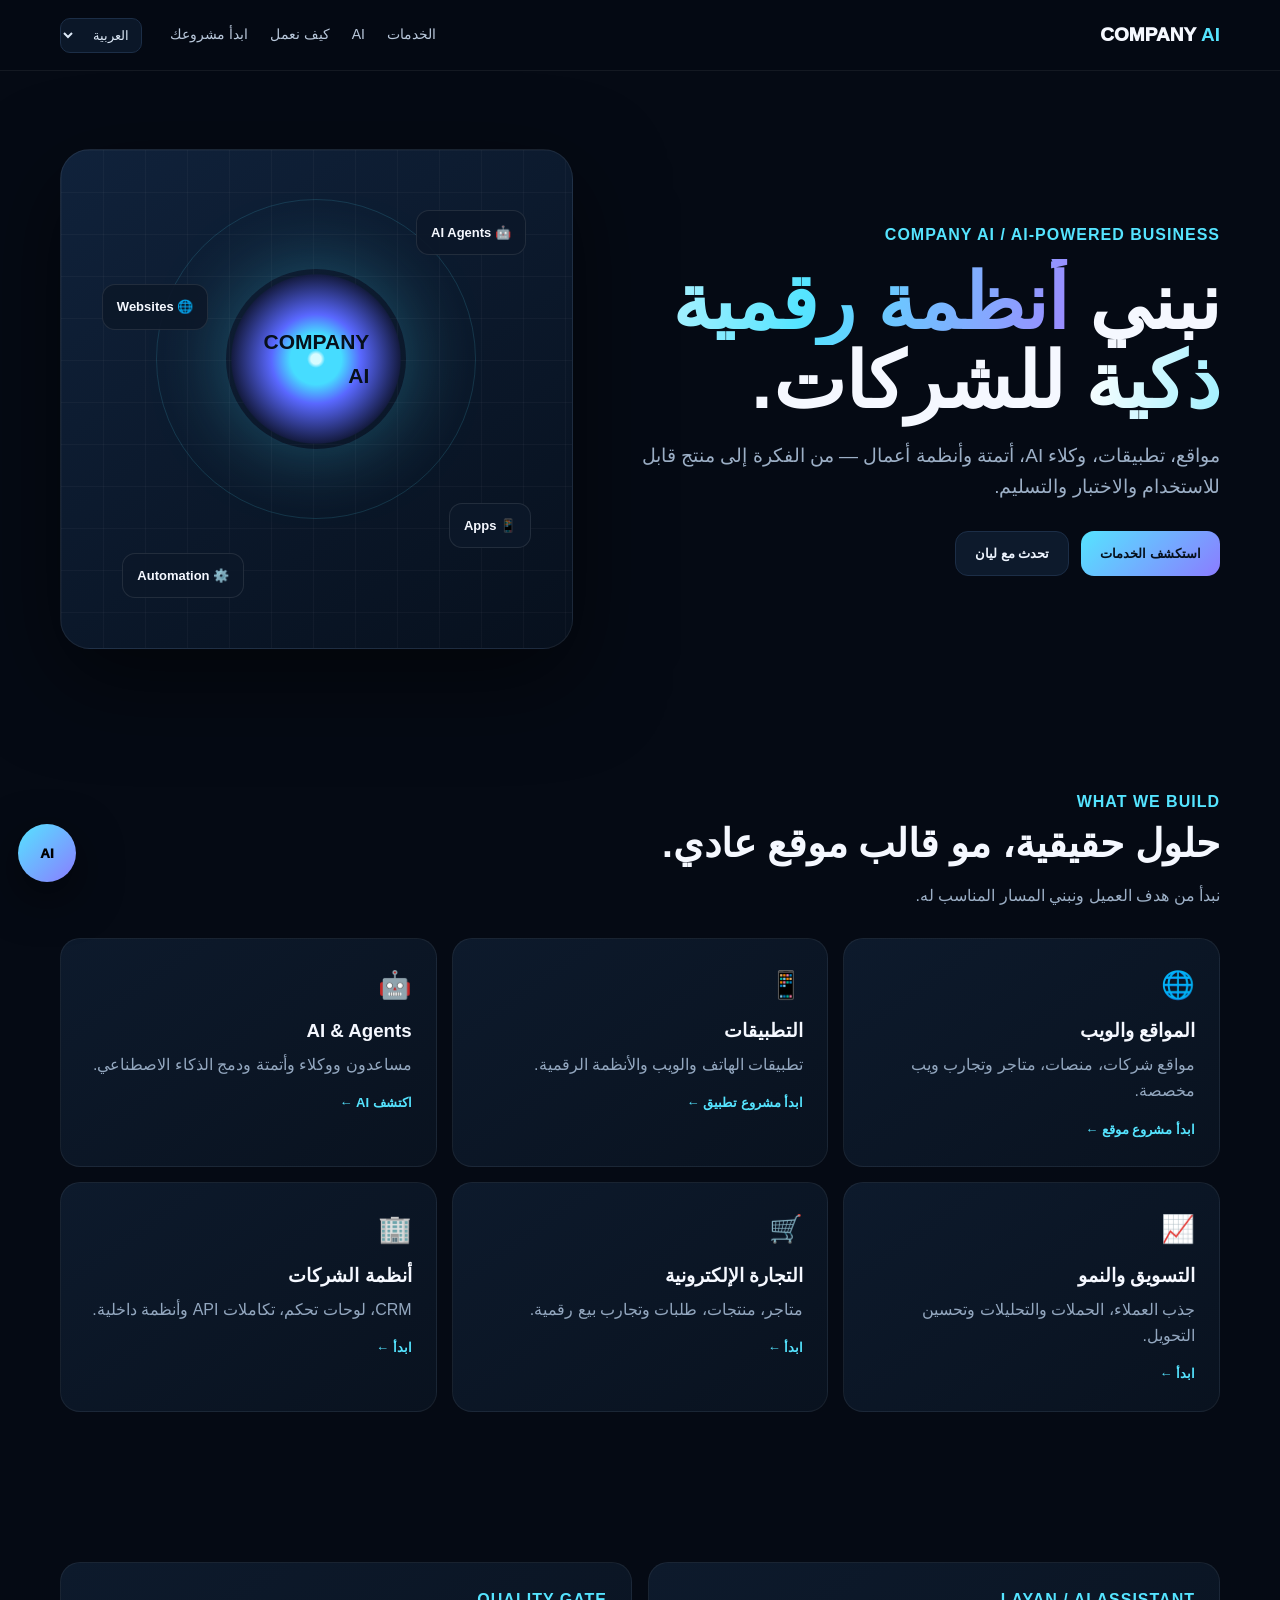
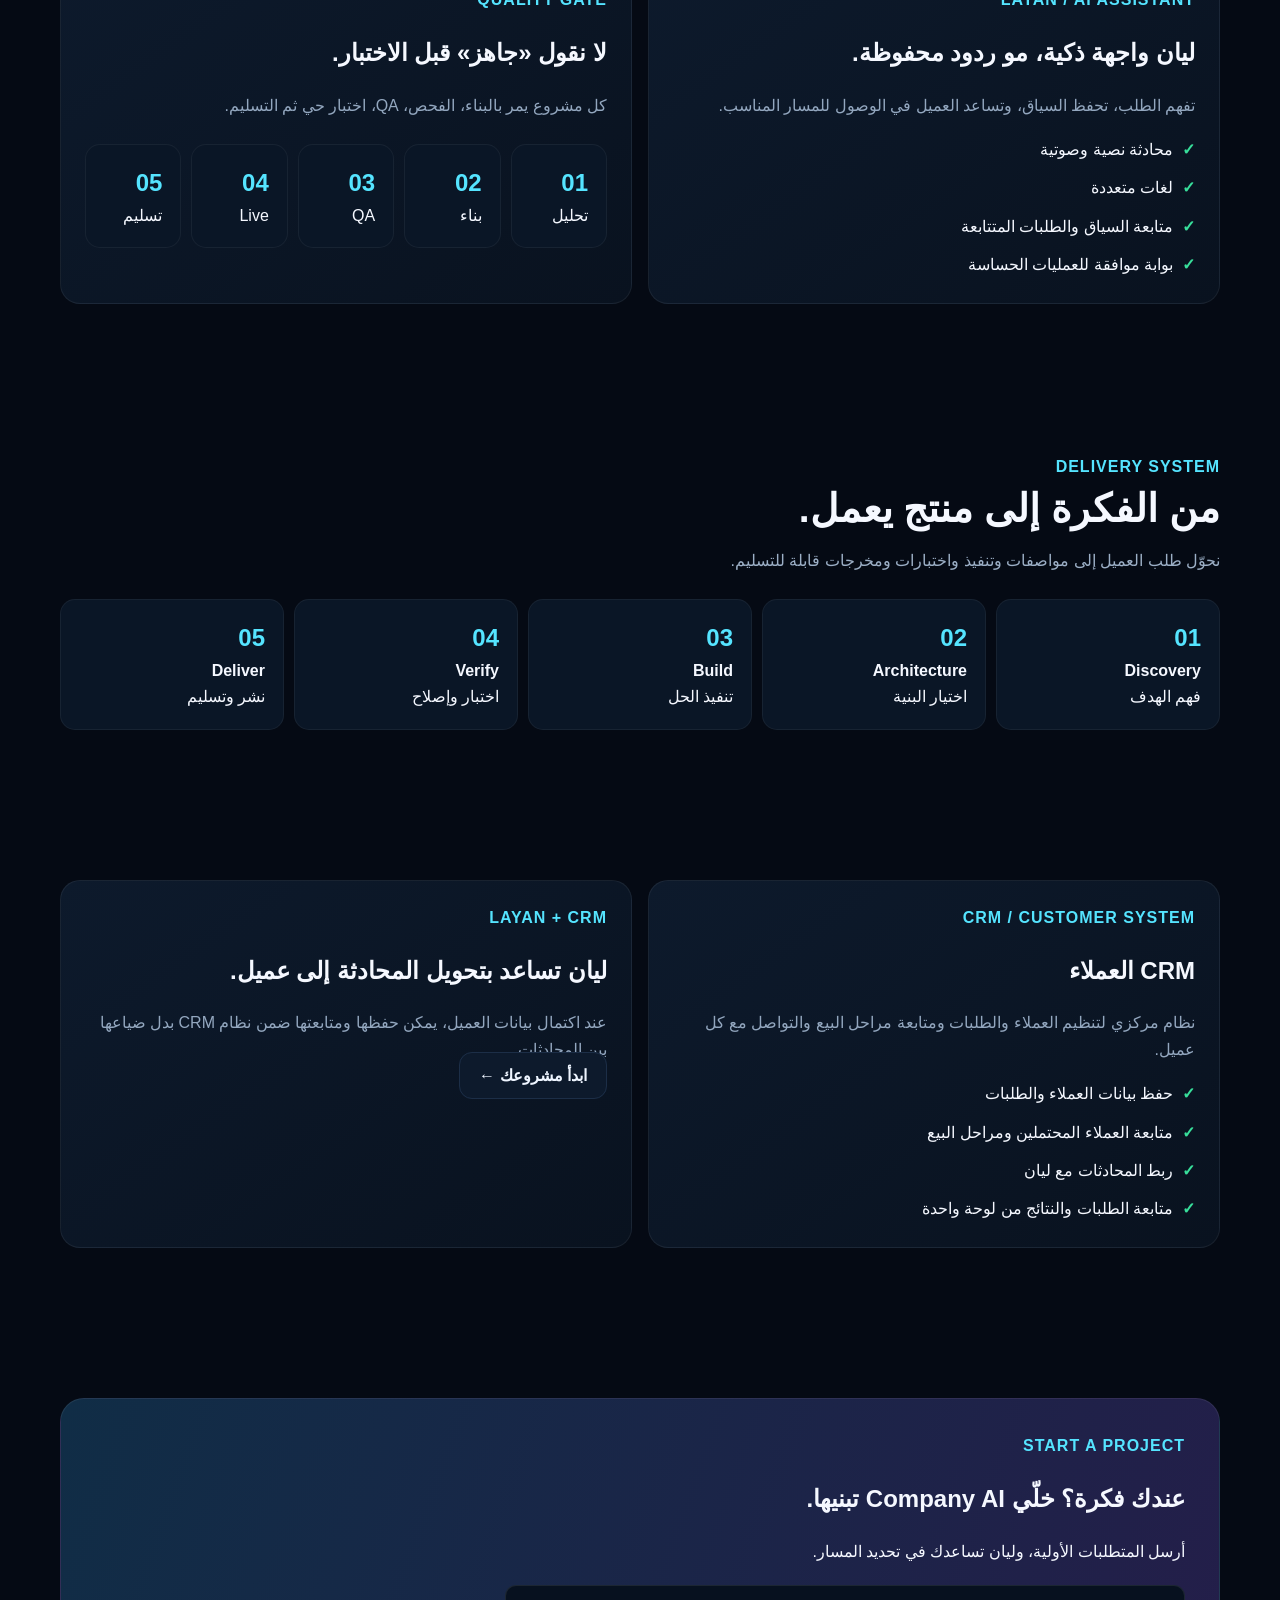
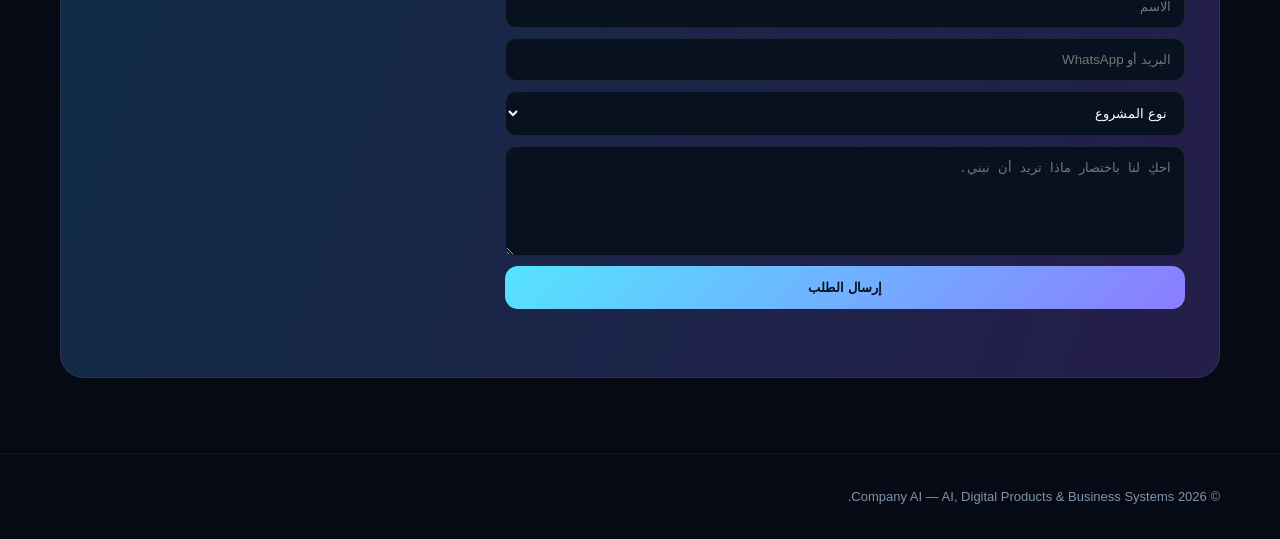
<file: company_ai_site/index.html>
<!doctype html>
<html lang="ar" dir="rtl">
<head>
<meta charset="utf-8"><meta name="viewport" content="width=device-width,initial-scale=1">
<meta name="description" content="Company AI — AI, digital products and business systems.">
<title>Company AI — AI that builds</title><link rel="icon" href="/favicon.svg" type="image/svg+xml">
<style>
:root{--bg:#050a14;--p:#0b1424;--p2:#101c30;--line:#1c2e47;--t:#f5f8ff;--m:#9cafc6;--c:#55e4ff;--v:#8b7cff;--g:#38df9b}
*{box-sizing:border-box}html{scroll-behavior:smooth}body{margin:0;background:radial-gradient(900px 520px at 80% -10%,#173762,transparent 65%),var(--bg);color:var(--t);font:16px/1.65 Arial,Tahoma,sans-serif}.wrap{max-width:1200px;margin:auto;padding:0 20px}a{text-decoration:none;color:inherit}
header{position:sticky;top:0;z-index:20;background:#050a14df;backdrop-filter:blur(16px);border-bottom:1px solid #ffffff10}.nav{height:70px;display:flex;align-items:center;gap:28px}.logo{font-weight:950;font-size:19px;margin-left:auto}.logo b{color:var(--c)}nav{display:flex;gap:22px;color:#b8c7da;font-size:14px}nav a:hover{color:#fff}.lang{background:#0b1728;border:1px solid var(--line);color:#dce8f6;padding:8px;border-radius:10px}
.hero{padding:78px 0 65px}.heroGrid{display:grid;grid-template-columns:1.08fr .92fr;gap:45px;align-items:center}.eyebrow,.kicker{color:var(--c);font-weight:900;letter-spacing:1px}.hero h1{font-size:clamp(45px,6vw,80px);line-height:1.03;margin:14px 0}.grad{background:linear-gradient(100deg,#fff,#55e4ff,#9b8bff);-webkit-background-clip:text;color:transparent}.hero p{font-size:19px;color:var(--m);max-width:700px}.actions{display:flex;gap:12px;flex-wrap:wrap;margin-top:28px}.btn{padding:14px 19px;border-radius:13px;font-weight:900;cursor:pointer;border:0}.primary{background:linear-gradient(135deg,var(--c),var(--v));color:#06101b}.secondary{background:#0d1a2c;border:1px solid var(--line);color:#eef5ff}
.visual{min-height:500px;border:1px solid #ffffff12;border-radius:30px;background:linear-gradient(145deg,#10223b,#07101d);position:relative;overflow:hidden;box-shadow:0 30px 90px #0008}.visual:before{content:"";position:absolute;inset:0;background-image:linear-gradient(#ffffff08 1px,transparent 1px),linear-gradient(90deg,#ffffff08 1px,transparent 1px);background-size:42px 42px}.core{position:absolute;top:42%;left:50%;transform:translate(-50%,-50%);width:180px;height:180px;border-radius:50%;display:grid;place-items:center;background:radial-gradient(circle,#d7fbff 0 4%,#46dcff 7% 20%,#5968ff 35%,#151c42 66%,transparent 67%);box-shadow:0 0 80px #45ddff55}.core b{font-size:21px;color:#07101b}.node{position:absolute;padding:11px 14px;background:#0c1829ee;border:1px solid #ffffff18;border-radius:13px;font-size:13px;font-weight:850}.a{top:12%;right:9%}.b{top:27%;left:8%}.d{bottom:20%;right:8%}.e{bottom:10%;left:12%}.ring{position:absolute;top:42%;left:50%;width:320px;height:320px;border:1px solid #55e4ff25;border-radius:50%;transform:translate(-50%,-50%)}
section{padding:75px 0}.head{max-width:760px}.head h2{font-size:39px;line-height:1.15;margin:7px 0 10px}.head p{color:var(--m)}.cards{display:grid;grid-template-columns:repeat(3,1fr);gap:15px;margin-top:28px}.card,.panel{padding:24px;border:1px solid #ffffff10;border-radius:20px;background:linear-gradient(145deg,#0d1a2c,#09121f)}.ico{font-size:27px}.card h3{margin:9px 0 5px}.card p,.panel p{color:#93a7bf;margin:0}.card a{display:inline-block;margin-top:14px;color:var(--c);font-size:13px;font-weight:850}
.two{display:grid;grid-template-columns:1fr 1fr;gap:16px}.ticks{display:grid;gap:12px;margin-top:18px}.tick{display:flex;gap:9px}.tick i{color:var(--g);font-style:normal;font-weight:900}.steps{display:grid;grid-template-columns:repeat(5,1fr);gap:10px;margin-top:25px}.step{padding:18px;border:1px solid #ffffff0e;border-radius:15px;background:#0a1626}.num{color:var(--c);font-size:24px;font-weight:900}
.cta{padding:34px;border-radius:24px;background:linear-gradient(110deg,#102d46,#251d4a);border:1px solid #ffffff12}.form{display:grid;gap:10px;max-width:680px;margin-top:20px}.form input,.form textarea,.form select{width:100%;padding:13px;border-radius:11px;border:1px solid #ffffff16;background:#07111f;color:#fff}.form textarea{min-height:110px}.status{color:#9cafc6;min-height:24px}
footer{padding:32px 0;border-top:1px solid #ffffff0d;color:#8194aa;font-size:13px}.chat{position:fixed;left:18px;bottom:18px;width:58px;height:58px;border:0;border-radius:50%;background:linear-gradient(135deg,var(--c),var(--v));font-weight:950;z-index:40;cursor:pointer;box-shadow:0 15px 45px #0008}
.modal{display:none;position:fixed;inset:0;z-index:100;background:#000b;backdrop-filter:blur(10px);align-items:center;justify-content:center;padding:16px}.modal.open{display:flex}.box{width:min(750px,100%);max-height:88vh;overflow:auto;background:#0a1424;border:1px solid #ffffff16;border-radius:24px}.mh{padding:18px 20px;border-bottom:1px solid #ffffff10;display:flex;justify-content:space-between}.close{border:0;background:#ffffff0b;color:#fff;border-radius:9px;padding:5px 11px;font-size:20px}.msgs{padding:18px;min-height:300px;display:grid;align-content:start;gap:9px}.msg{max-width:84%;padding:11px 14px;border-radius:14px;background:#11243b}.msg.u{margin-right:auto;background:#193250}.compose{display:flex;gap:8px;padding:14px;border-top:1px solid #ffffff10}.compose input{flex:1;padding:12px;border-radius:11px;border:1px solid #ffffff16;background:#07111f;color:#fff}.send,.mic{border:0;border-radius:11px;padding:11px 14px;font-weight:850;cursor:pointer}.send{background:var(--c)}.mic{background:#182941;color:#eaf3ff}.state{padding:0 18px 10px;color:#8ea3bb;font-size:12px}.aiTask{margin:0 18px 12px;padding:9px 12px;border:1px solid #38df9b33;border-radius:10px;background:#0a2019;color:#9ff0c8;font-size:12px;display:none}
@media(max-width:900px){nav{display:none}.heroGrid,.two{grid-template-columns:1fr}.cards{grid-template-columns:1fr 1fr}.steps{grid-template-columns:1fr 1fr}.visual{min-height:410px}}@media(max-width:560px){.wrap{padding:0 15px}.hero{padding-top:48px}.hero h1{font-size:45px}.cards,.steps{grid-template-columns:1fr}.visual{min-height:370px}.core{width:145px;height:145px}.ring{width:260px;height:260px}}
@media(max-width:900px){#mobileNavRoot{display:block!important} #mobileNavRoot summary::-webkit-details-marker{display:none}}\n</style>
</head>
<body>
<header><div class="wrap nav"><a class="logo" href="#home">COMPANY <b>AI</b></a><nav><a href="#services">الخدمات</a><a href="#ai">AI</a><a href="#process">كيف نعمل</a><a href="#contact">ابدأ مشروعك</a></nav><select class="lang"><option>العربية</option><option>English</option></select></div></header><details id="mobileNavRoot" style="display:none;position:fixed;top:82px;right:12px;z-index:2147483647">
<summary style="display:block;list-style:none;cursor:pointer;background:#102b45;color:#fff;border:2px solid #55e4ff;border-radius:12px;padding:12px 16px;font-size:16px;font-weight:900;box-shadow:0 8px 30px #000b">☰ القائمة</summary>
<div style="position:fixed;top:135px;right:12px;left:12px;z-index:2147483646;background:#06101d;border:2px solid #55e4ff;border-radius:16px;padding:12px;box-shadow:0 20px 60px #000;max-height:70vh;overflow:auto">
<a href="#services" onclick="this.closest('details').removeAttribute('open')" style="display:block;padding:12px;border-bottom:1px solid #ffffff14">الخدمات</a>
<a href="#ai" onclick="this.closest('details').removeAttribute('open')" style="display:block;padding:12px;border-bottom:1px solid #ffffff14">AI وليان</a>
<a href="#crm" onclick="this.closest('details').removeAttribute('open')" style="display:block;padding:12px;border-bottom:1px solid #ffffff14">CRM العملاء</a>
<a href="#process" onclick="this.closest('details').removeAttribute('open')" style="display:block;padding:12px;border-bottom:1px solid #ffffff14">كيف نعمل</a>
<a href="#contact" onclick="this.closest('details').removeAttribute('open')" style="display:block;padding:12px">ابدأ مشروعك</a>
</div>
</details>
<main id="home">
<section class="hero"><div class="wrap heroGrid"><div><div class="eyebrow">COMPANY AI / AI-POWERED BUSINESS</div><h1>نبني <span class="grad">أنظمة رقمية ذكية</span> للشركات.</h1><p>مواقع، تطبيقات، وكلاء AI، أتمتة وأنظمة أعمال — من الفكرة إلى منتج قابل للاستخدام والاختبار والتسليم.</p><div class="actions"><button class="btn primary" onclick="document.querySelector('#services').scrollIntoView()">استكشف الخدمات</button><button class="btn secondary" onclick="openChat()">تحدث مع ليان</button></div></div><div class="visual"><div class="ring"></div><div class="core"><b>COMPANY<br>AI</b></div><div class="node a">🤖 AI Agents</div><div class="node b">🌐 Websites</div><div class="node d">📱 Apps</div><div class="node e">⚙️ Automation</div></div></div></section>
<section id="services"><div class="wrap"><div class="head"><div class="kicker">WHAT WE BUILD</div><h2>حلول حقيقية، مو قالب موقع عادي.</h2><p>نبدأ من هدف العميل ونبني المسار المناسب له.</p></div><div class="cards">
<div class="card"><div class="ico">🌐</div><h3>المواقع والويب</h3><p>مواقع شركات، منصات، متاجر وتجارب ويب مخصصة.</p><a href="#contact" onclick="service('المواقع والويب')">ابدأ مشروع موقع ←</a></div>
<div class="card"><div class="ico">📱</div><h3>التطبيقات</h3><p>تطبيقات الهاتف والويب والأنظمة الرقمية.</p><a href="#contact" onclick="service('التطبيقات')">ابدأ مشروع تطبيق ←</a></div>
<div class="card"><div class="ico">🤖</div><h3>AI & Agents</h3><p>مساعدون ووكلاء وأتمتة ودمج الذكاء الاصطناعي.</p><a href="#ai">اكتشف AI ←</a></div>
<div class="card"><div class="ico">📈</div><h3>التسويق والنمو</h3><p>جذب العملاء، الحملات والتحليلات وتحسين التحويل.</p><a href="#contact" onclick="service('التسويق والنمو')">ابدأ ←</a></div>
<div class="card"><div class="ico">🛒</div><h3>التجارة الإلكترونية</h3><p>متاجر، منتجات، طلبات وتجارب بيع رقمية.</p><a href="#contact" onclick="service('التجارة الإلكترونية')">ابدأ ←</a></div>
<div class="card"><div class="ico">🏢</div><h3>أنظمة الشركات</h3><p>CRM، لوحات تحكم، تكاملات API وأنظمة داخلية.</p><a href="#contact" onclick="service('أنظمة الشركات')">ابدأ ←</a></div>
</div></div></section>
<section id="ai"><div class="wrap two"><div class="panel"><div class="kicker">LAYAN / AI ASSISTANT</div><h2>ليان واجهة ذكية، مو ردود محفوظة.</h2><p>تفهم الطلب، تحفظ السياق، وتساعد العميل في الوصول للمسار المناسب.</p><div class="ticks"><div class="tick"><i>✓</i> محادثة نصية وصوتية</div><div class="tick"><i>✓</i> لغات متعددة</div><div class="tick"><i>✓</i> متابعة السياق والطلبات المتتابعة</div><div class="tick"><i>✓</i> بوابة موافقة للعمليات الحساسة</div></div></div><div class="panel"><div class="kicker">QUALITY GATE</div><h2>لا نقول «جاهز» قبل الاختبار.</h2><p>كل مشروع يمر بالبناء، الفحص، QA، اختبار حي ثم التسليم.</p><div class="steps"><div class="step"><div class="num">01</div>تحليل</div><div class="step"><div class="num">02</div>بناء</div><div class="step"><div class="num">03</div>QA</div><div class="step"><div class="num">04</div>Live</div><div class="step"><div class="num">05</div>تسليم</div></div></div></div></section>
<section id="process"><div class="wrap"><div class="head"><div class="kicker">DELIVERY SYSTEM</div><h2>من الفكرة إلى منتج يعمل.</h2><p>نحوّل طلب العميل إلى مواصفات وتنفيذ واختبارات ومخرجات قابلة للتسليم.</p></div><div class="steps"><div class="step"><div class="num">01</div><b>Discovery</b><br>فهم الهدف</div><div class="step"><div class="num">02</div><b>Architecture</b><br>اختيار البنية</div><div class="step"><div class="num">03</div><b>Build</b><br>تنفيذ الحل</div><div class="step"><div class="num">04</div><b>Verify</b><br>اختبار وإصلاح</div><div class="step"><div class="num">05</div><b>Deliver</b><br>نشر وتسليم</div></div></div></section>
<section id="crm"><div class="wrap"><div class="two"><div class="panel"><div class="kicker">CRM / CUSTOMER SYSTEM</div><h2>CRM العملاء</h2><p>نظام مركزي لتنظيم العملاء والطلبات ومتابعة مراحل البيع والتواصل مع كل عميل.</p><div class="ticks"><div class="tick"><i>✓</i> حفظ بيانات العملاء والطلبات</div><div class="tick"><i>✓</i> متابعة العملاء المحتملين ومراحل البيع</div><div class="tick"><i>✓</i> ربط المحادثات مع ليان</div><div class="tick"><i>✓</i> متابعة الطلبات والنتائج من لوحة واحدة</div></div></div><div class="panel"><div class="kicker">LAYAN + CRM</div><h2>ليان تساعد بتحويل المحادثة إلى عميل.</h2><p>عند اكتمال بيانات العميل، يمكن حفظها ومتابعتها ضمن نظام CRM بدل ضياعها بين المحادثات.</p><a class="btn secondary" href="#contact">ابدأ مشروعك ←</a></div></div></div></section><section id="contact"><div class="wrap"><div class="cta"><div class="kicker">START A PROJECT</div><h2>عندك فكرة؟ خلّي Company AI تبنيها.</h2><p>أرسل المتطلبات الأولية، وليان تساعدك في تحديد المسار.</p><form class="form" onsubmit="lead(event)"><input id="name" required placeholder="الاسم"><input id="contact" required placeholder="البريد أو WhatsApp"><select id="svc"><option value="">نوع المشروع</option><option>المواقع والويب</option><option>التطبيقات</option><option>AI & Agents</option><option>التسويق والنمو</option><option>التجارة الإلكترونية</option><option>أنظمة الشركات</option></select><textarea id="brief" placeholder="احكِ لنا باختصار ماذا تريد أن نبني."></textarea><button class="btn primary">إرسال الطلب</button><div id="status" class="status"></div></form></div></div></section>
</main><footer><div class="wrap">© 2026 Company AI — AI, Digital Products & Business Systems.</div></footer>
<button class="chat" onclick="openChat()">AI</button>
<div class="modal" id="modal" onclick="if(event.target===this)closeChat()"><div class="box"><div class="mh"><b>ليان — Company AI</b><button class="close" onclick="closeChat()">×</button></div><div id="msgs" class="msgs"><div class="msg">مرحباً، أنا ليان. احكيلي شو بدك تبني.</div></div><div id="state" class="state"></div><div id="aiTask" class="aiTask"></div><div class="compose"><button class="mic" id="mic" onclick="voice()">🎙</button><input id="input" placeholder="اكتب طلبك..." onkeydown="if(event.key==='Enter')send()"><button class="send" onclick="send()">إرسال</button></div></div></div>
<script>
let hist=[],rec=null,chunks=[],recording=false,voiceSession=false,currentAudio=null,voiceRetry=false,micStream=null;
let wakeLock=null;
async function keepScreenAwake(){
  try{if('wakeLock' in navigator){wakeLock=await navigator.wakeLock.request('screen')}}catch(e){}
}
async function releaseScreenWake(){try{if(wakeLock){await wakeLock.release();wakeLock=null}}catch(e){}}
document.addEventListener('visibilitychange',()=>{if(document.visibilityState==='visible'&&voiceSession)keepScreenAwake()});

function openChat(){document.getElementById('modal').classList.add('open');setTimeout(()=>document.getElementById('input').focus(),50)}
function closeChat(){voiceSession=false;releaseScreenWake();if(recording&&rec)rec.stop();if(micStream){micStream.getTracks().forEach(t=>t.stop());micStream=null}if(currentAudio){currentAudio.pause();currentAudio.currentTime=0;currentAudio=null}speechSynthesis?.cancel();document.getElementById('modal').classList.remove('open')}
function add(r,t){let d=document.createElement('div');d.className='msg '+(r==='user'?'u':'');d.textContent=t;document.getElementById('msgs').appendChild(d);d.scrollIntoView({block:'nearest'});hist.push({role:r,content:t})}
async function speakLayan(text){
  if(currentAudio){currentAudio.pause();currentAudio.currentTime=0;currentAudio=null}
  speechSynthesis?.cancel();
  try{
    let r=await fetch('/api/tts',{method:'POST',headers:{'Content-Type':'application/json'},body:JSON.stringify({text})});
    if(r.ok){
      let x=await r.json();
      if(x.audio_base64){
        let a=new Audio();
        currentAudio=a;
        a.preload='auto';
        a.src='data:'+x.mime_type+';base64,'+x.audio_base64;
        await new Promise((resolve,reject)=>{a.onended=resolve;a.onerror=reject;a.play().catch(reject)});
        if(currentAudio===a)currentAudio=null;
        return true
      }
    }
  }catch(e){if(currentAudio){currentAudio.pause();currentAudio=null}}
  if(speechSynthesis){
    let u=new SpeechSynthesisUtterance(text);u.lang=/[\u0600-\u06ff]/.test(text)?'ar-SA':'en-US';
    await new Promise(resolve=>{u.onend=resolve;u.onerror=resolve;speechSynthesis.speak(u)})
  }
  return false
}
async function send(){let i=document.getElementById('input'),m=i.value.trim();if(!m)return;i.value='';add('user',m);let d=document.createElement('div');d.className='msg';d.textContent='...';document.getElementById('msgs').appendChild(d);let task=document.getElementById('aiTask');task.style.display='none';try{let r=await fetch('/api/chat',{method:'POST',headers:{'Content-Type':'application/json'},body:JSON.stringify({message:m,history:hist.slice(0,-1)})});let x=await r.json();d.textContent=x.reply||'تعذر الحصول على رد الآن.';hist.push({role:'assistant',content:d.textContent});if(x.task_id){let dept=x.department||'central_brain';let names={marketing:'التسويق',sales_crm:'المبيعات وCRM',website_growth:'المواقع والنمو',app_development:'تطوير التطبيقات',digital_services:'الخدمات الرقمية',finance_legal:'المالية والقانونية',cybersecurity:'الأمن السيبراني',monitoring_operations:'المراقبة والعمليات',entrepreneurship:'ريادة الأعمال',central_brain:'Central AI'};let ex=x.execution||{};let artifact=ex.artifact||{};let detail=artifact.objective||ex.objective||artifact.summary||ex.summary||ex.message||'';let result=artifact.type||ex.result||ex.result_name||ex.type||'';let planSteps=Array.isArray(artifact.checks)?artifact.checks:[];let status=ex.status||x.status||'';let executed=ex.executed===true;task.style.display='block';task.style.fontSize='13px';task.style.lineHeight='1.8';let deptName=names[dept]||dept;if(status==='blocked_pending_owner'){task.innerHTML='⚠️ <b>بانتظار موافقة المالك</b><br>القسم: '+deptName+'<br>القسم محمي ولا يتم تنفيذه قبل الموافقة.'}else if(executed){task.innerHTML='✓ <b>تم تنفيذ المهمة فعلياً</b><br>القسم: '+deptName+(result?'<br>النتيجة: '+result:'')+(detail?'<br>'+detail:'')+(planSteps.length?'<br><b>خطة العمل:</b><br>'+planSteps.map(escapeHtml).map((s,i)=>(i+1)+'. '+s).join('<br>'):'')}else{task.innerHTML='✟ <b>تم تجهيز الخطة</b><br>القسم: '+deptName+(result?'<br>النتيجة: '+result:'')+(detail?'<br>'+detail:'')}}}catch(e){d.textContent='تعذر الاتصال بالخدمة حالياً.'}}
async function voice(){
  if(recording){voiceSession=false;rec.stop();return}
  voiceSession=true;voiceRetry=false;await keepScreenAwake();await startVoiceTurn()
}
async function startVoiceTurn(){
  if(!voiceSession||recording)return;
  if(!navigator.mediaDevices?.getUserMedia){document.getElementById('state').textContent='التسجيل الصوتي غير مدعوم هنا.';voiceSession=false;return}
  try{
    if(!micStream||micStream.getTracks().every(t=>t.readyState==='ended'))micStream=await navigator.mediaDevices.getUserMedia({audio:true});
    let s=micStream;chunks=[];
    let types=['audio/webm;codecs=opus','audio/webm','audio/mp4'];
    let mime=types.find(t=>MediaRecorder.isTypeSupported(t))||'';
    rec=new MediaRecorder(s,mime?{mimeType:mime}:undefined);
    let activeMime=mime||rec.mimeType||'audio/webm';
    let ctx=new (window.AudioContext||window.webkitAudioContext)();await ctx.resume().catch(()=>{});
    let an=ctx.createAnalyser(),src=ctx.createMediaStreamSource(s);an.fftSize=2048;src.connect(an);
    let data=new Uint8Array(an.fftSize),speechSeen=false,speechStartedAt=0,silenceSince=0,watch=null;
    rec.ondataavailable=e=>{if(e.data.size)chunks.push(e.data)};
    rec.onerror=()=>{if(watch)clearInterval(watch);ctx.close().catch(()=>{});s.getTracks().forEach(t=>t.stop());micStream=null;recording=false;document.getElementById('mic').textContent='🎙';document.getElementById('state').textContent='تعذر تسجيل الصوت.';if(voiceSession)setTimeout(startVoiceTurn,500)};
    rec.onstop=async()=>{
      if(watch)clearInterval(watch);await ctx.close().catch(()=>{});recording=false;document.getElementById('mic').textContent=voiceSession?'⏹':'🎙';
      if(!chunks.length){
        if(voiceSession&&!voiceRetry){voiceRetry=true;document.getElementById('state').textContent='ما التقطت الصوت، عم جرّب مرة ثانية...';setTimeout(startVoiceTurn,500);return}
        document.getElementById('state').textContent='ما التقطت الصوت. جرّب مرة ثانية.';return
      }
      voiceRetry=false;document.getElementById('state').textContent='ليان عم تحلل...';
      let b=new Blob(chunks,{type:activeMime}),f=new FileReader();
      f.onloadend=async()=>{
        try{
          let r=await fetch('/api/voice',{method:'POST',headers:{'Content-Type':'application/json'},body:JSON.stringify({audio_base64:f.result.split(',')[1],mime_type:b.type,history:hist.slice(-12)})});
          let x=await r.json();
          if(!r.ok){document.getElementById('state').textContent=x.reply||'تعذر معالجة الصوت حالياً.';return}
          if(x.transcript)add('user',x.transcript);
          if(x.reply){add('assistant',x.reply);document.getElementById('state').textContent='ليان عم تحضّر الصوت...';await speakLayan(x.reply)}
          if(voiceSession){document.getElementById('state').textContent='احكي الآن...';setTimeout(startVoiceTurn,100)}else document.getElementById('state').textContent=''
        }catch(e){document.getElementById('state').textContent='تعذر الاتصال بخدمة الصوت حالياً.'}
      };
      f.readAsDataURL(b)
    };
    rec.start();recording=true;let monitorAfter=Date.now()+350;document.getElementById('mic').textContent='⏹';document.getElementById('state').textContent='احكي الآن...';
    watch=setInterval(()=>{if(Date.now()<monitorAfter)return;
      an.getByteTimeDomainData(data);let sum=0;for(let i=0;i<data.length;i++){let v=(data[i]-128)/128;sum+=v*v}
      let rms=Math.sqrt(sum/data.length);
      if(rms>0.02){speechSeen=true;if(!speechStartedAt)speechStartedAt=Date.now();silenceSince=0}
      else if(speechSeen&&Date.now()-speechStartedAt>400){if(!silenceSince)silenceSince=Date.now();if(Date.now()-silenceSince>1400){clearInterval(watch);rec.stop()}}
    },100)
  }catch(e){
    s?.getTracks?.().forEach(t=>t.stop());micStream=null;document.getElementById('state').textContent='لم يتم السماح بالميكروفون.';voiceSession=false
  }
}
function service(v){document.getElementById('svc').value=v}
async function lead(e){e.preventDefault();let s=document.getElementById('status');s.textContent='جارٍ إرسال الطلب...';try{let r=await fetch('/api/leads',{method:'POST',headers:{'Content-Type':'application/json'},body:JSON.stringify({name:name.value,contact:contact.value,service:svc.value,message:brief.value})});let x=await r.json();s.textContent=x.accepted?'تم استلام طلبك.':'تعذر إرسال الطلب.'}catch(e){s.textContent='تعذر الاتصال حالياً.'}}
</script>
</body></html>
</file>
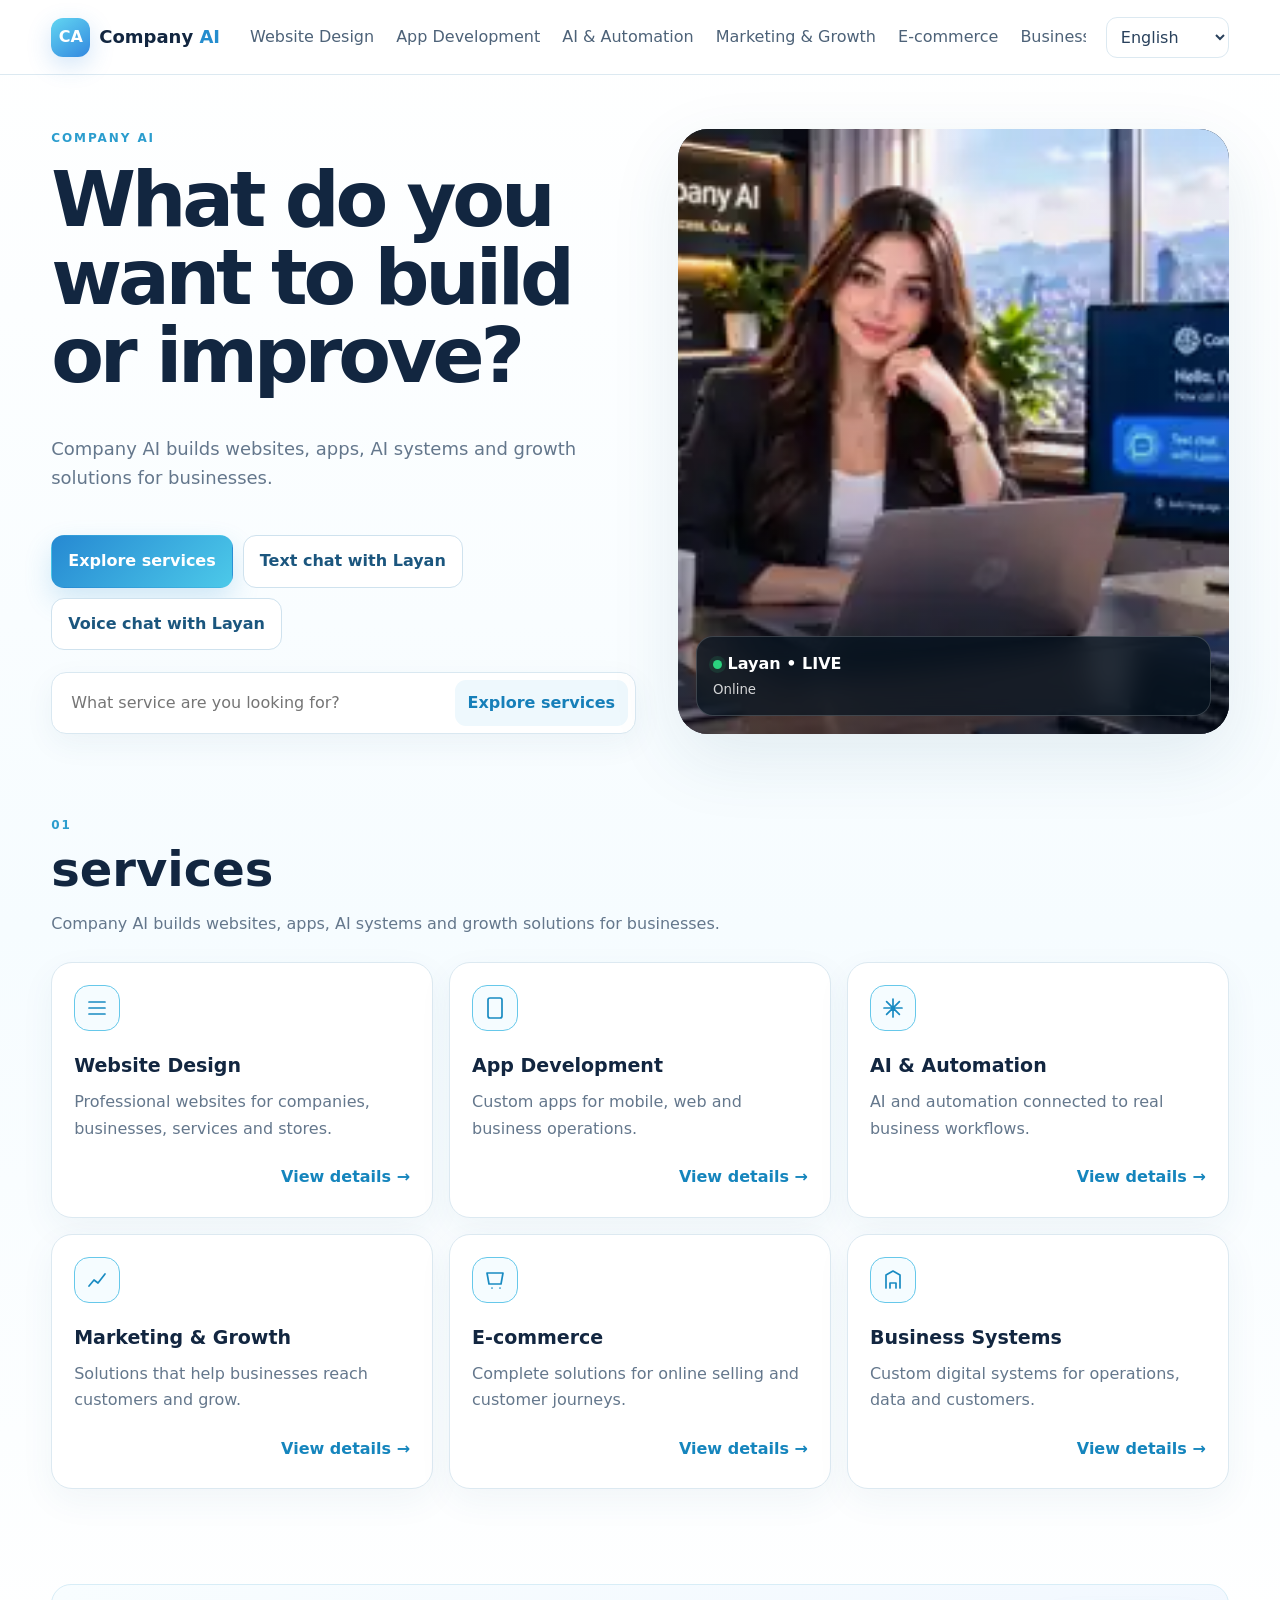
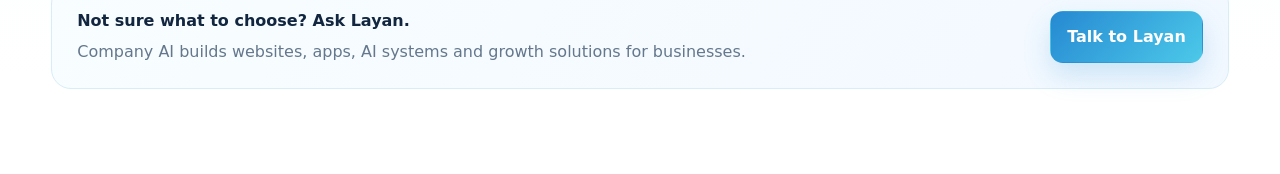
<file: frontend-v2/index.html>
<!doctype html><html lang="en" dir="ltr"><head><meta charset="utf-8"><meta name="viewport" content="width=device-width,initial-scale=1,viewport-fit=cover"><meta name="referrer" content="strict-origin-when-cross-origin"><meta name="description" content="Company AI — websites, apps, AI systems and business growth solutions."><title>Company AI</title><link rel="stylesheet" href="/frontend-v2/styles/base.css?v=20260920-v6"></head><body><div id="app"><main style="min-height:100dvh;display:grid;place-items:center;padding:24px;font-family:system-ui;background:#f7fcff;color:#122640"><section style="max-width:620px;text-align:center;background:#fff;border:1px solid #dce9f1;border-radius:24px;padding:32px;box-shadow:0 20px 60px rgba(31,87,122,.1)"><div style="font-size:12px;font-weight:900;letter-spacing:.16em;color:#2b9dce">COMPANY AI</div><h1 style="margin:10px 0">Company AI</h1><p style="color:#64778c">Loading the new interface…</p></section></main></div><div id="drawer" class="drawer" aria-hidden="true"></div><div id="chat" class="chat-modal" aria-hidden="true"></div><script type="module" src="/frontend-v2/modules/app.js?v=20260920-v8"></script></body></html>
</file>
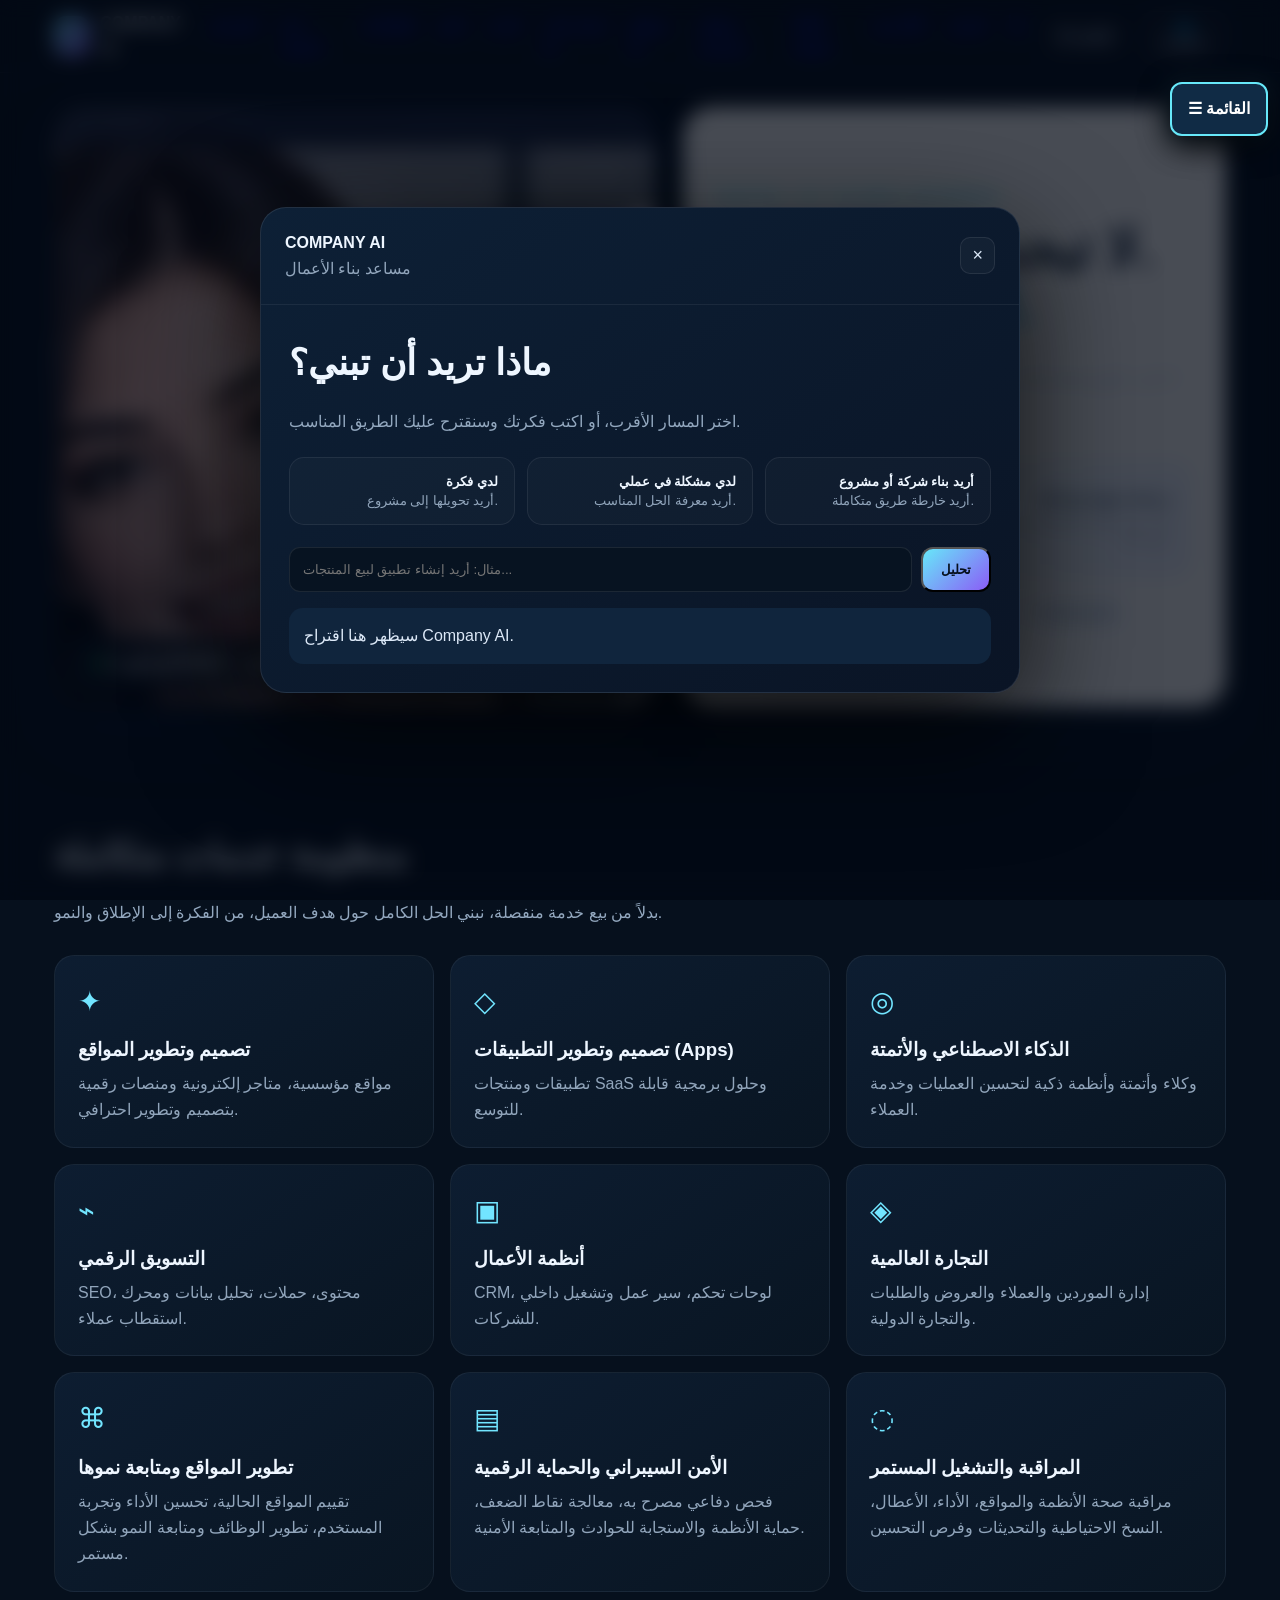
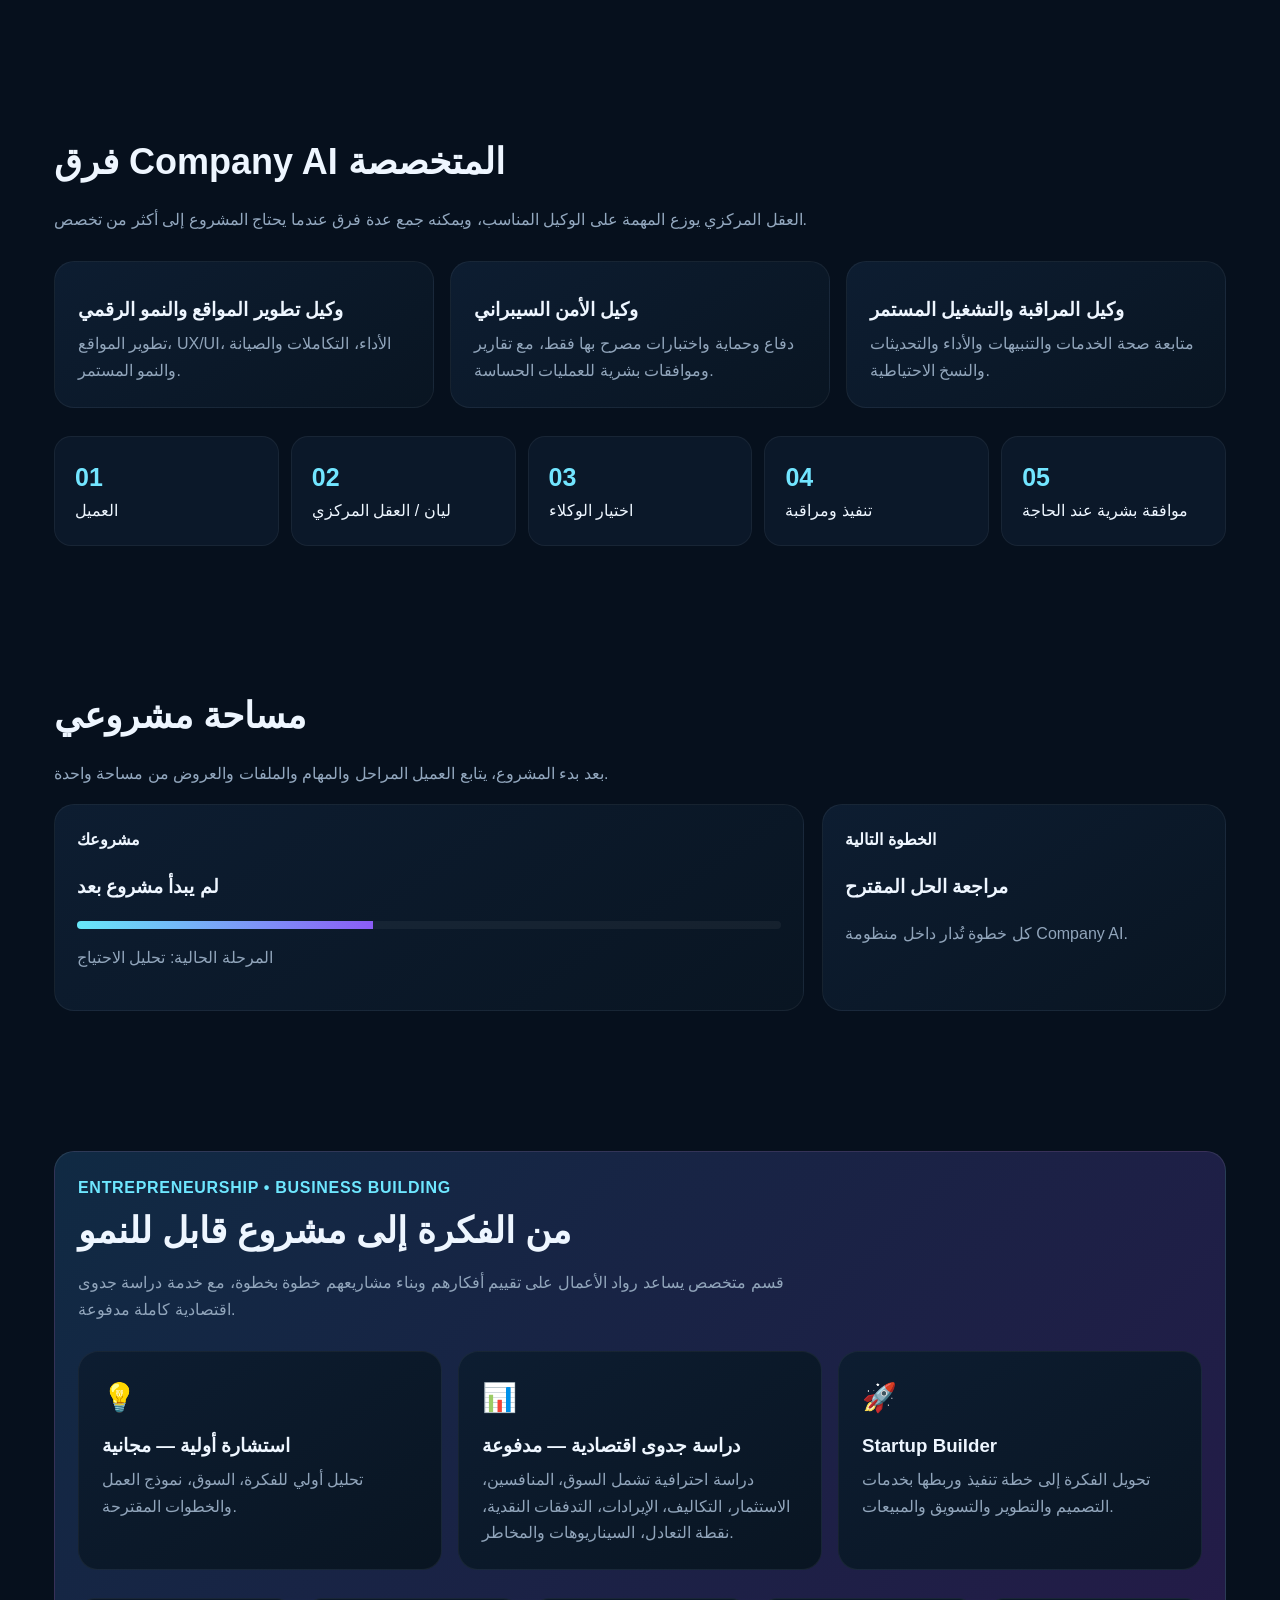
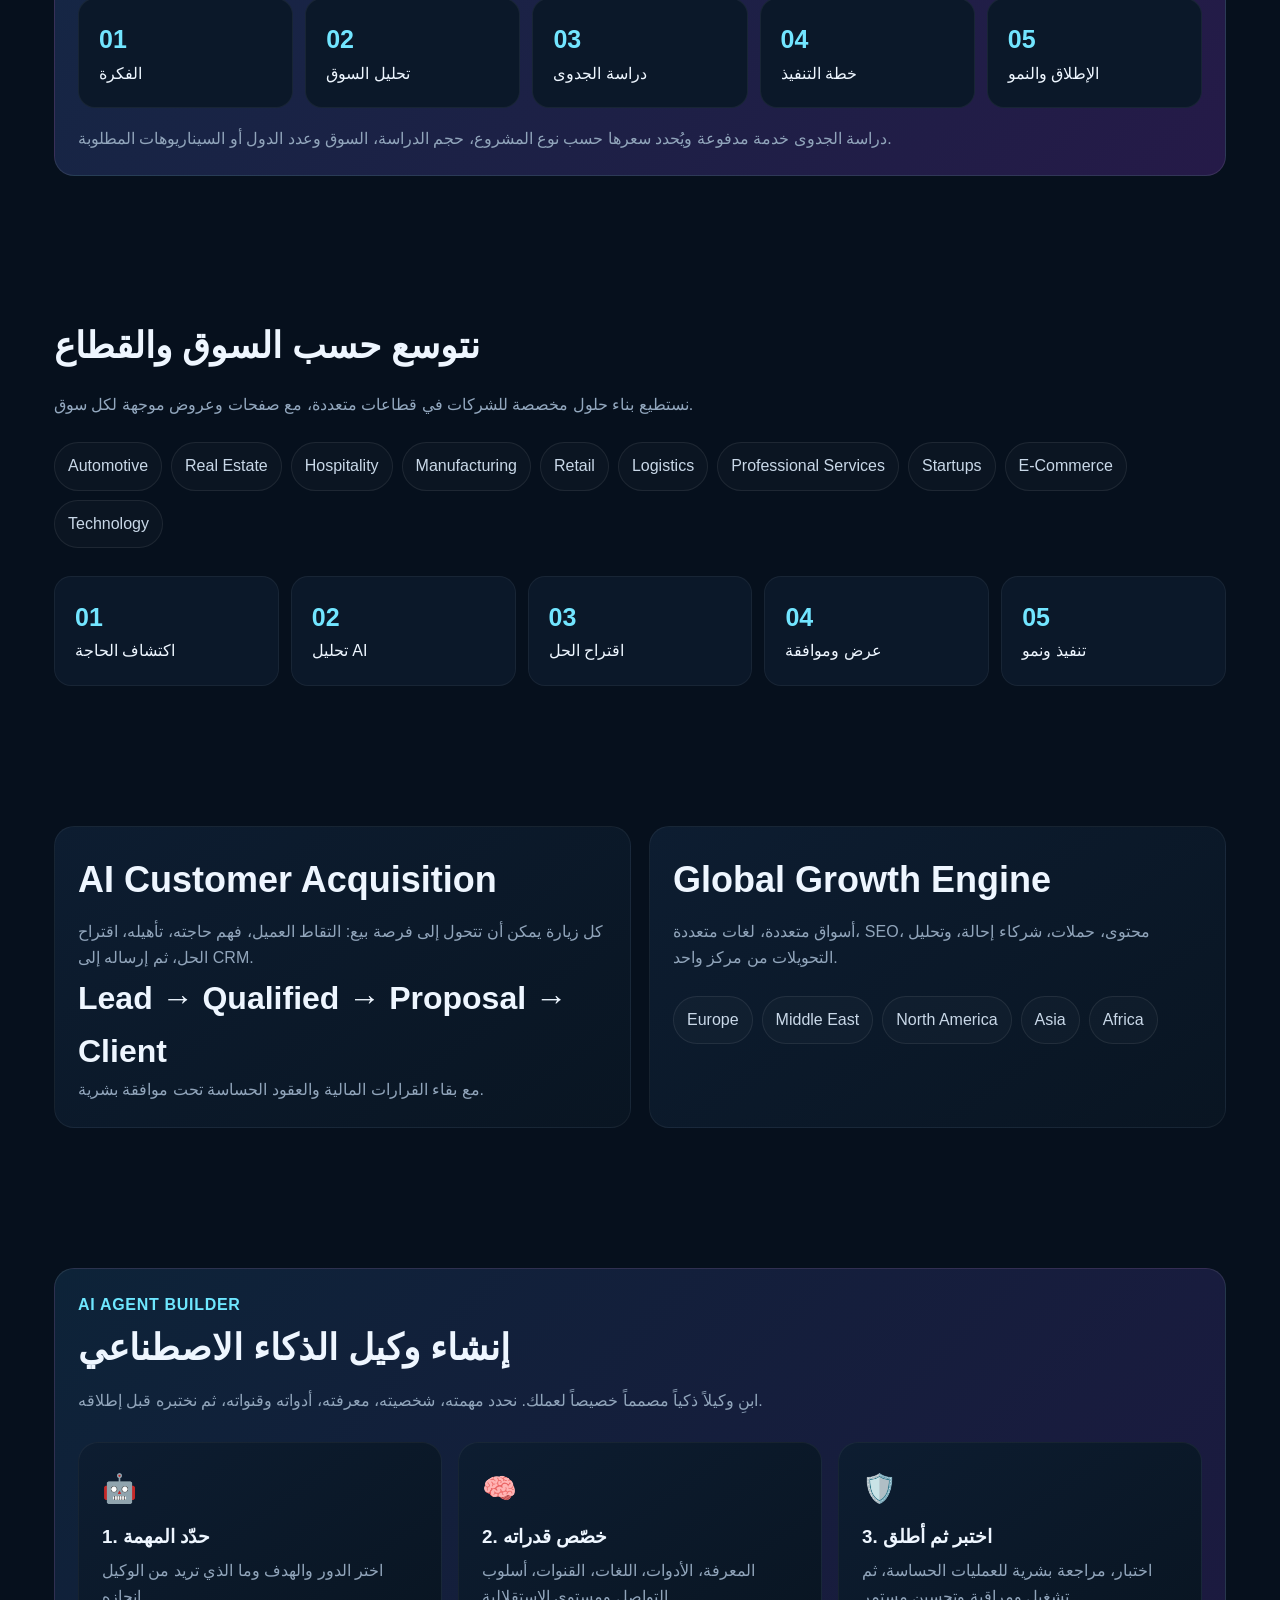
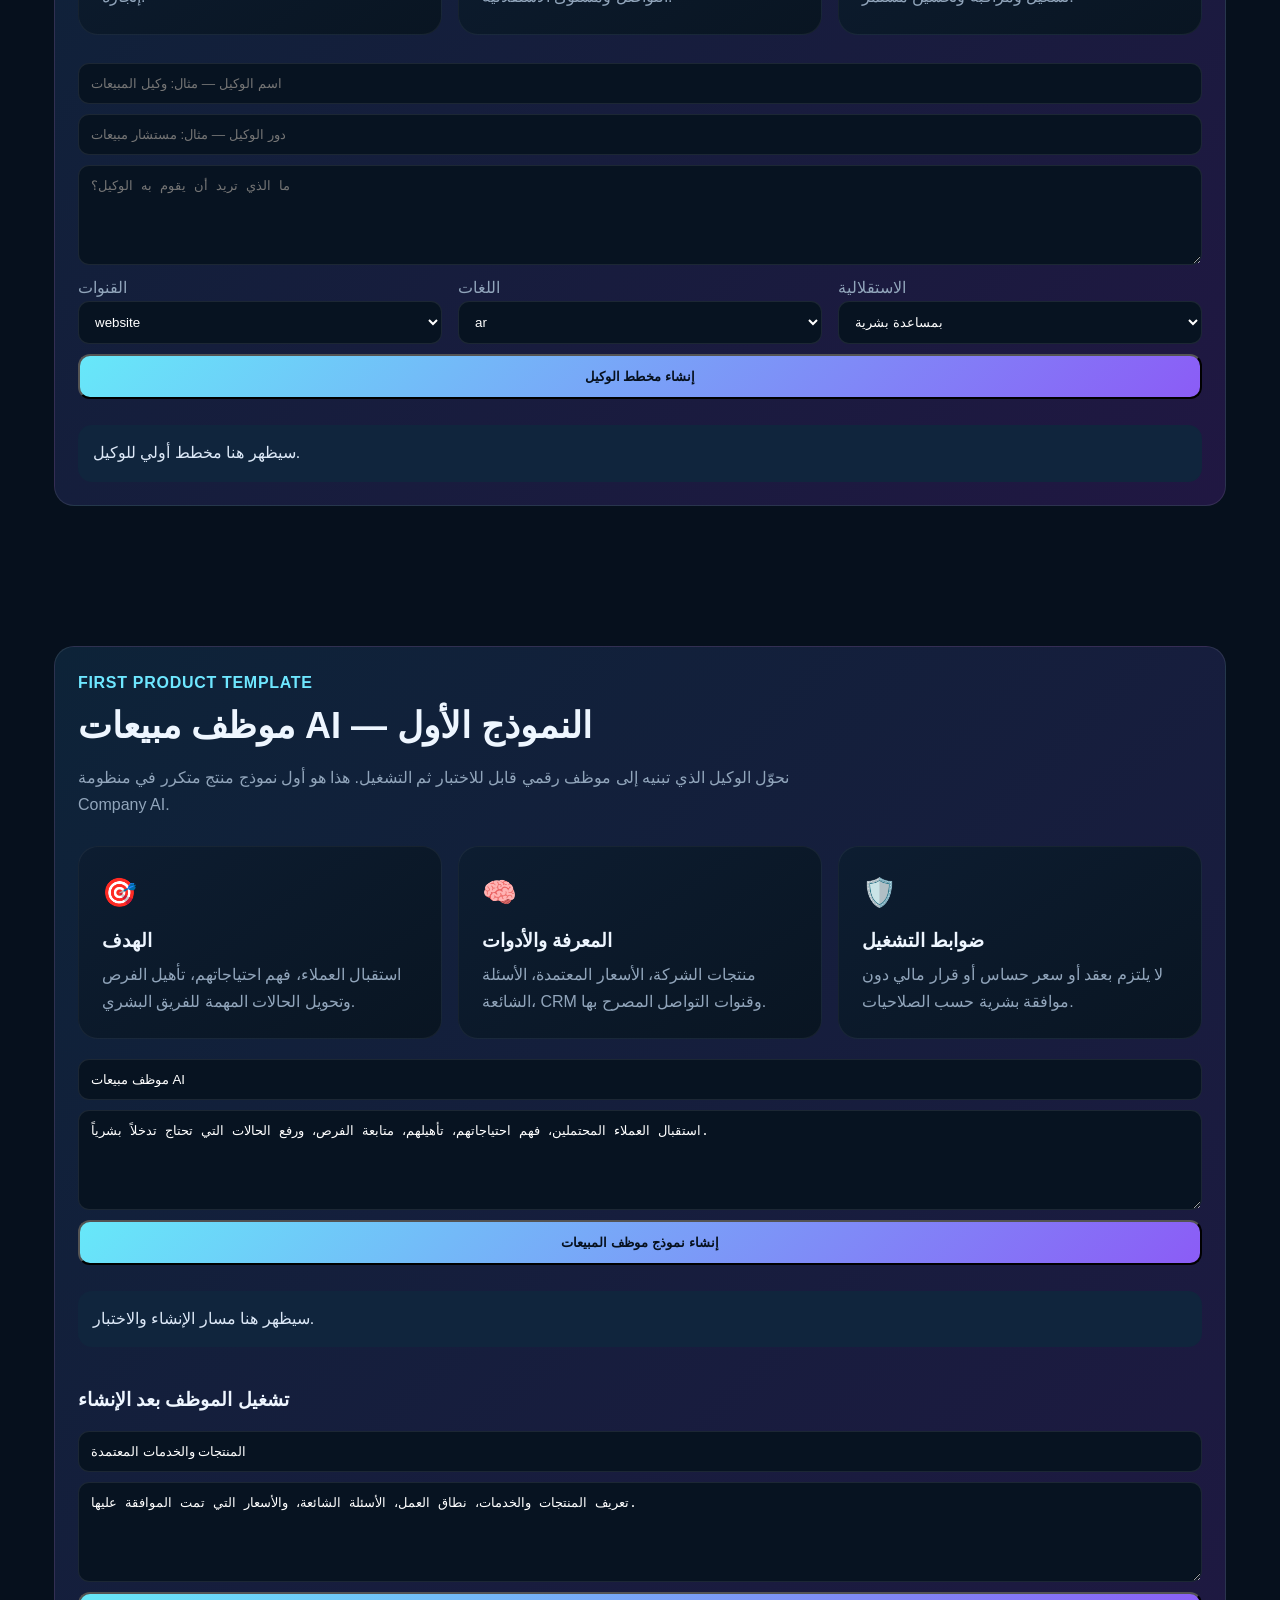
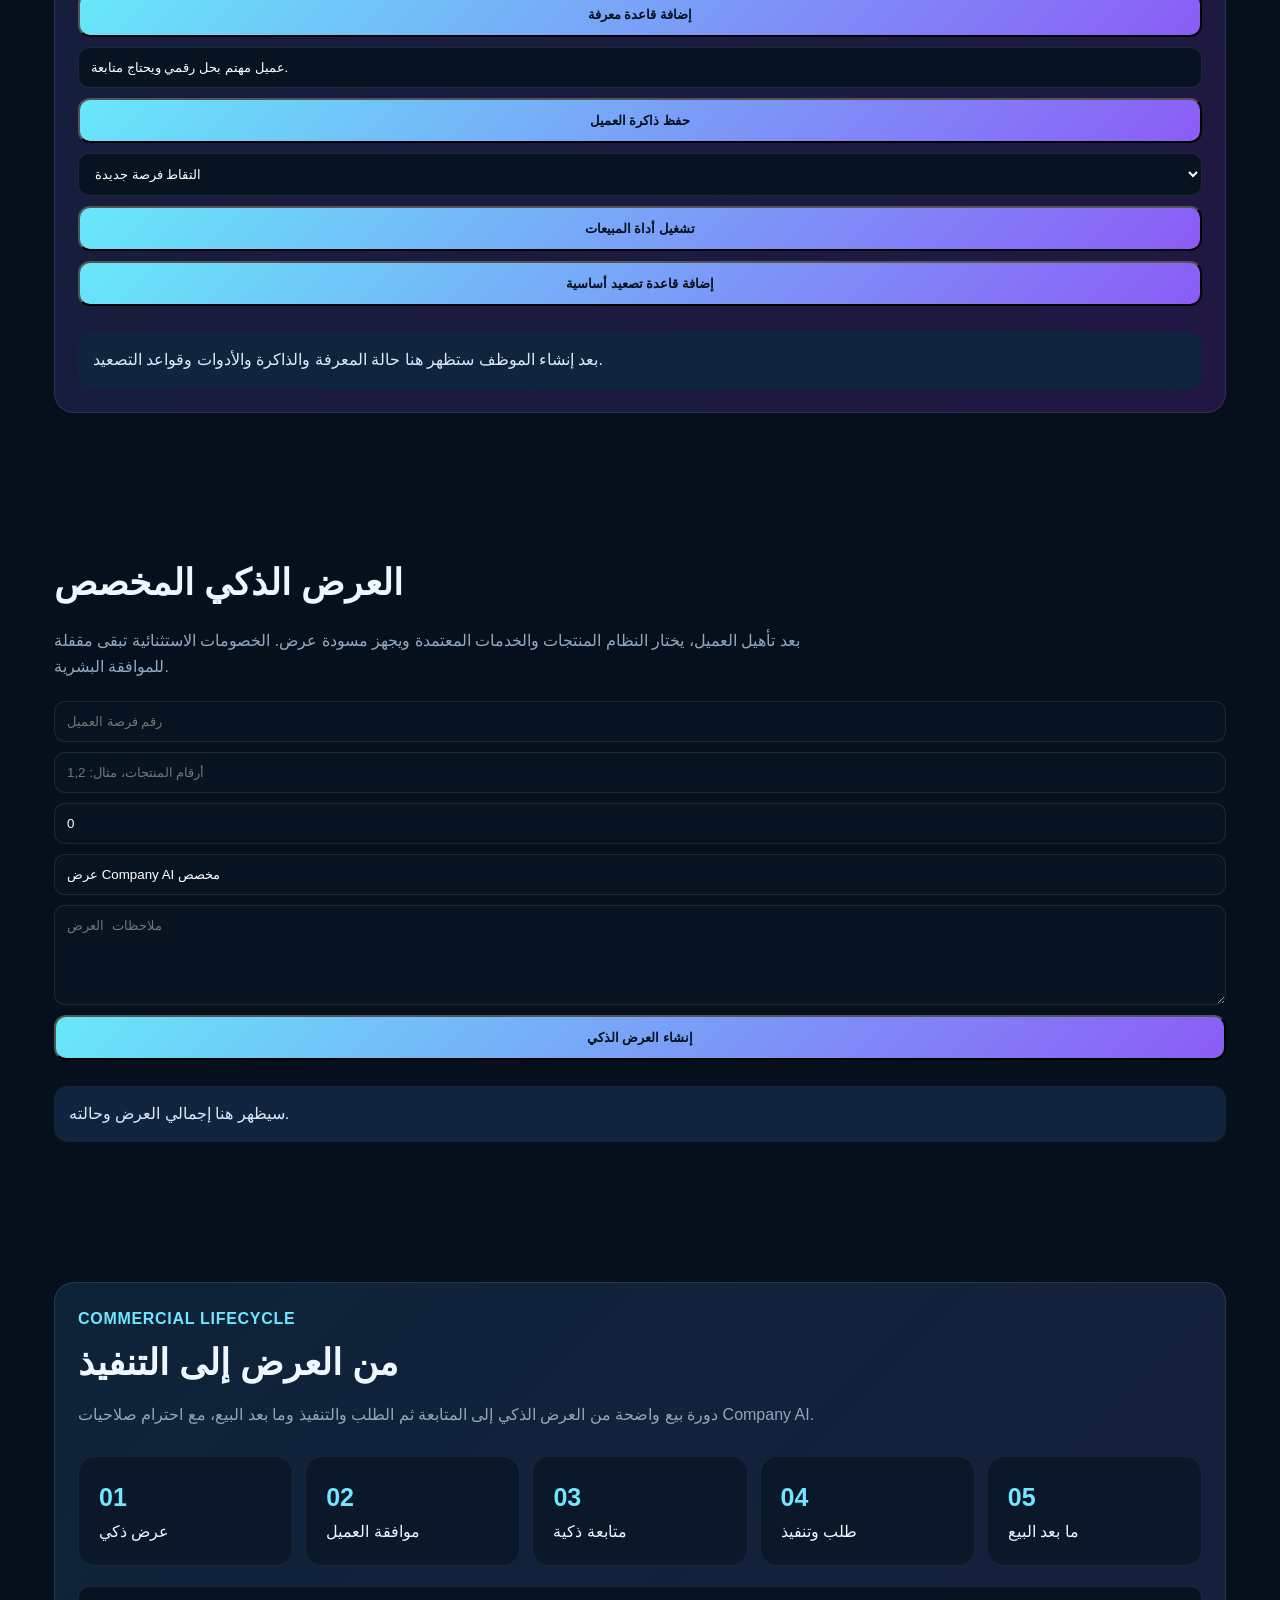
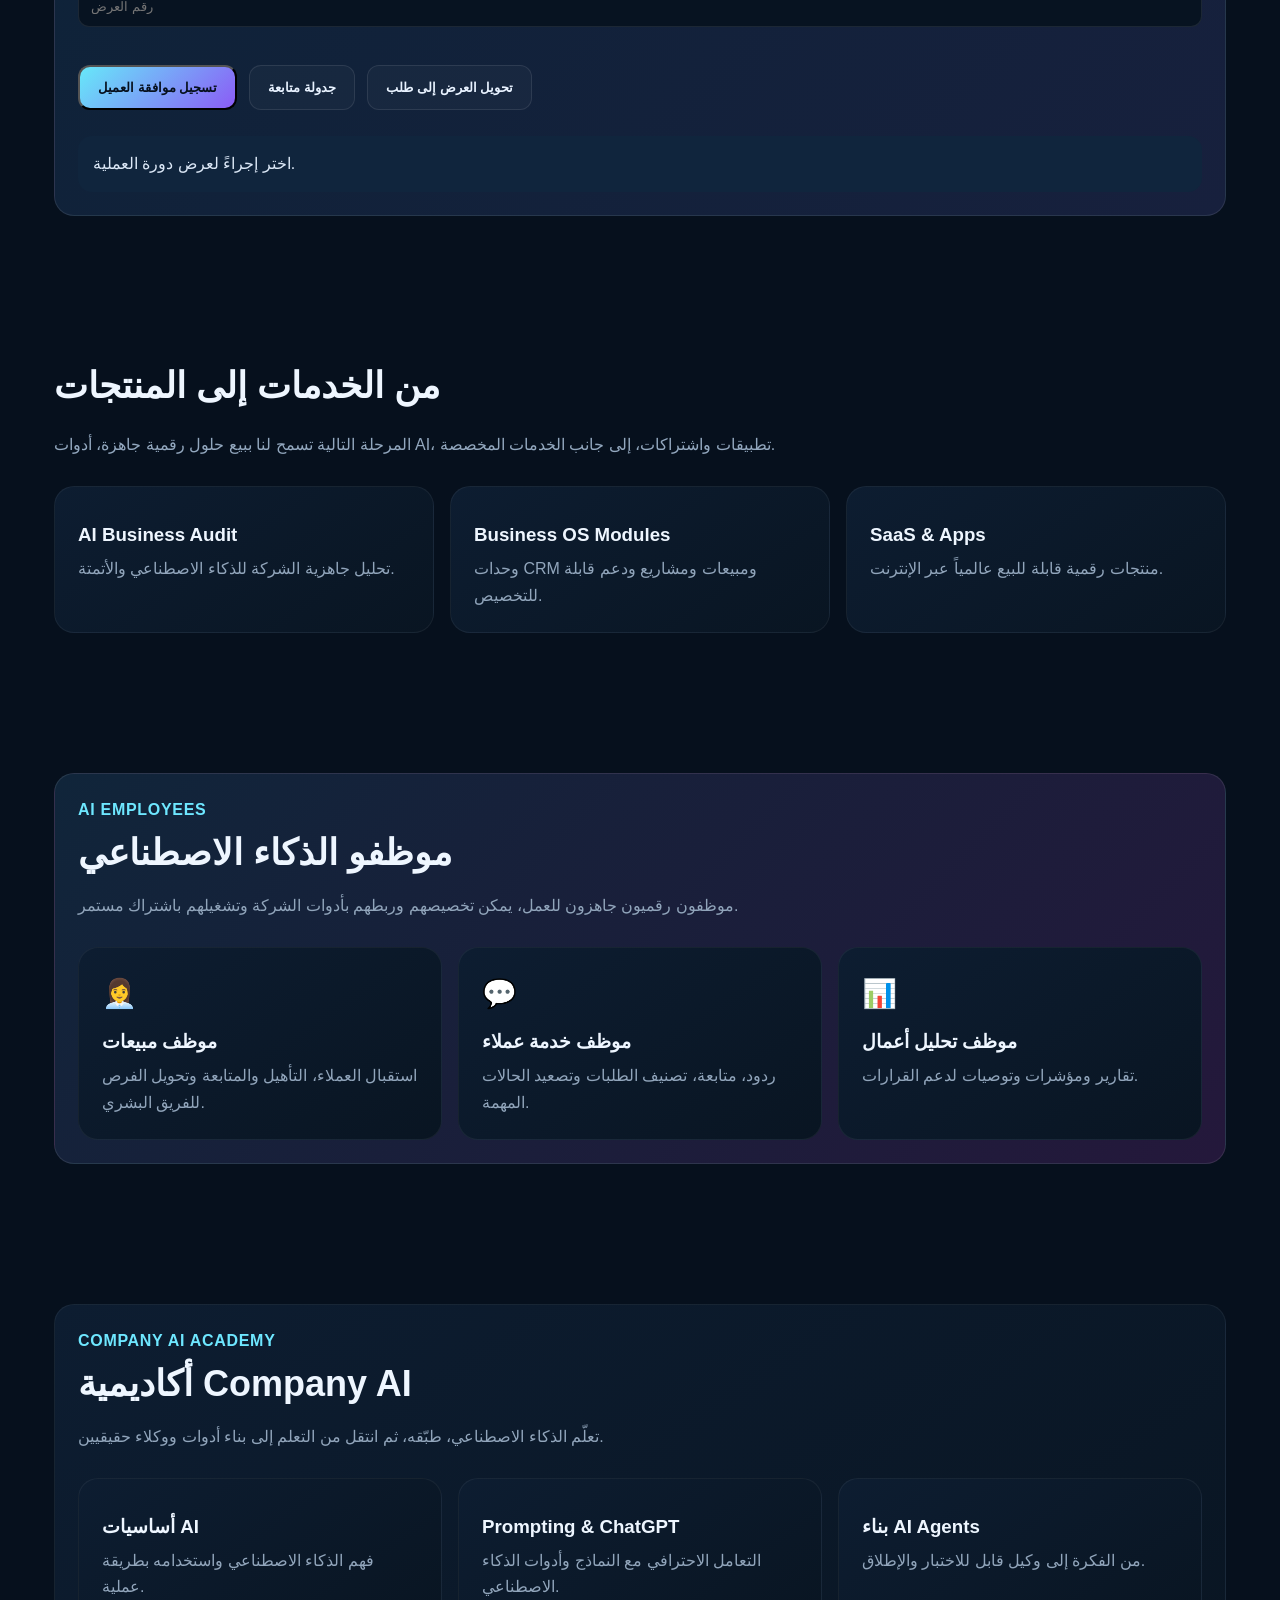
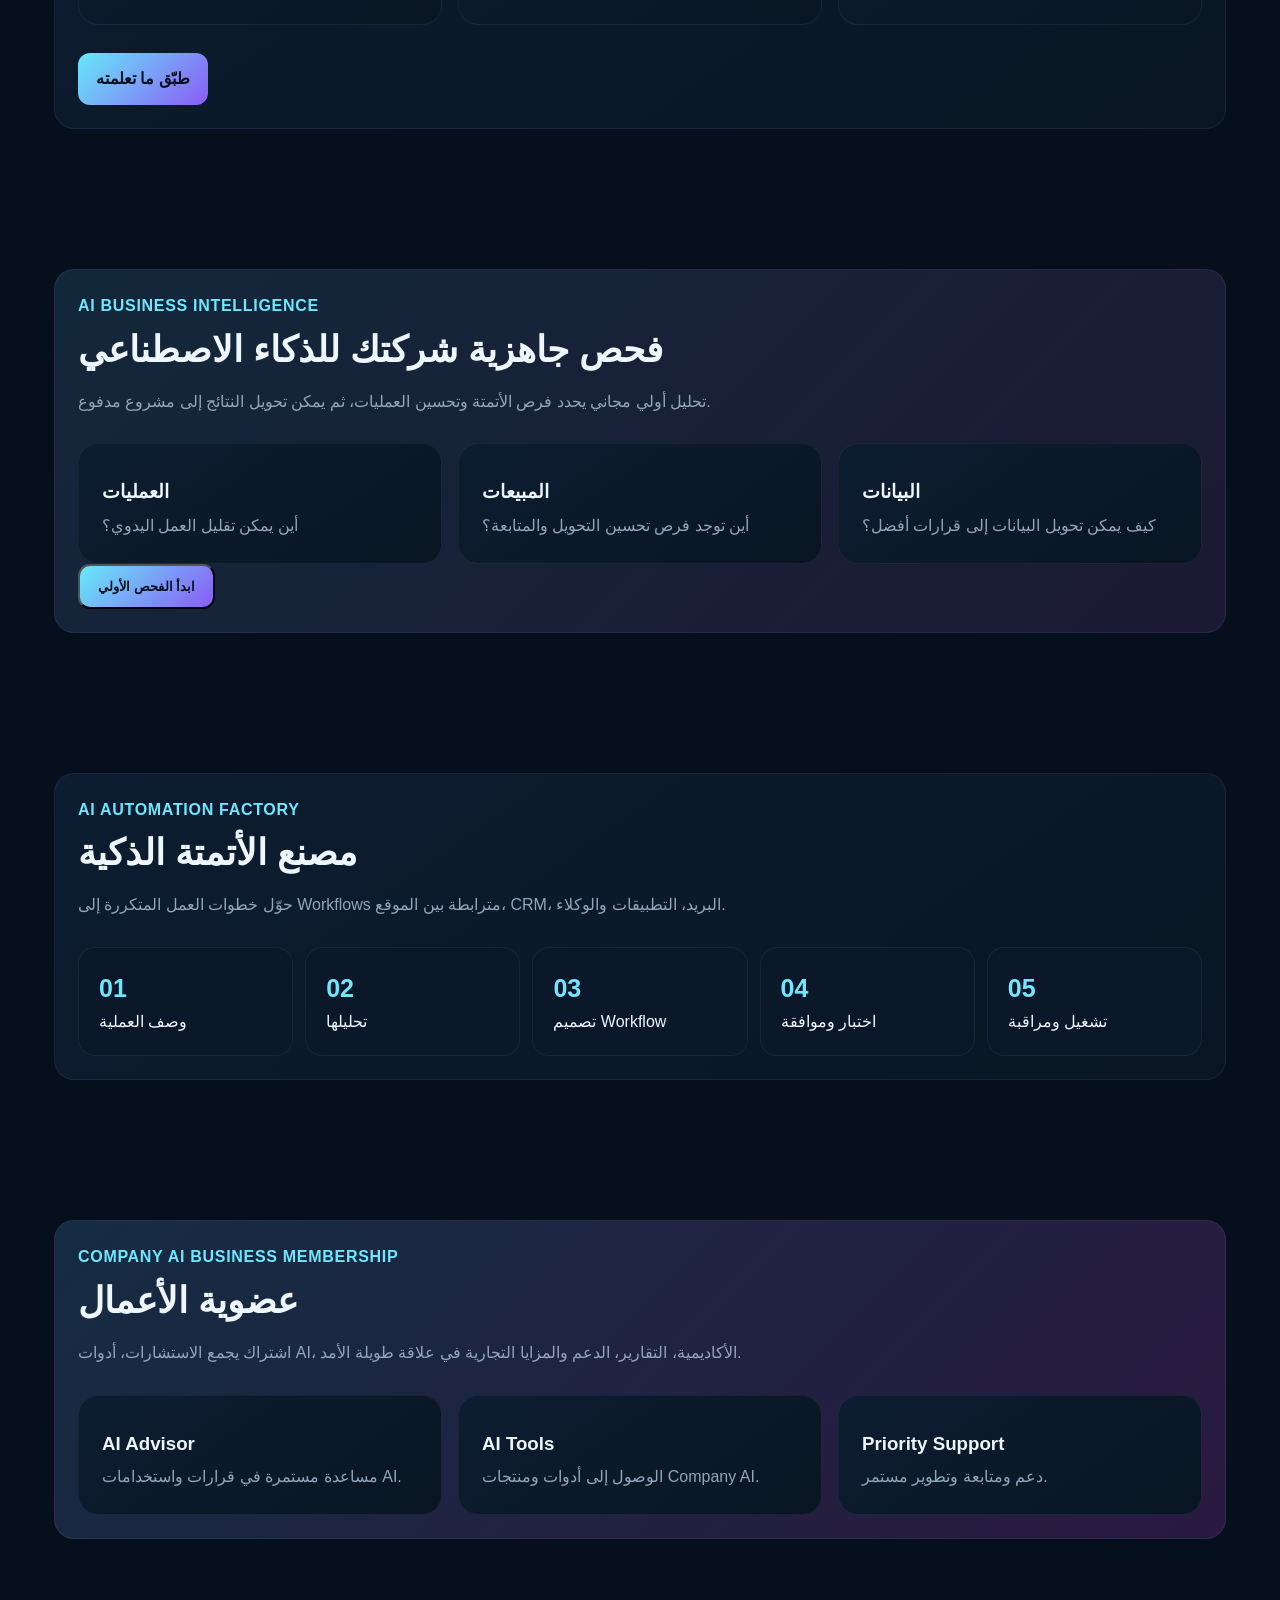
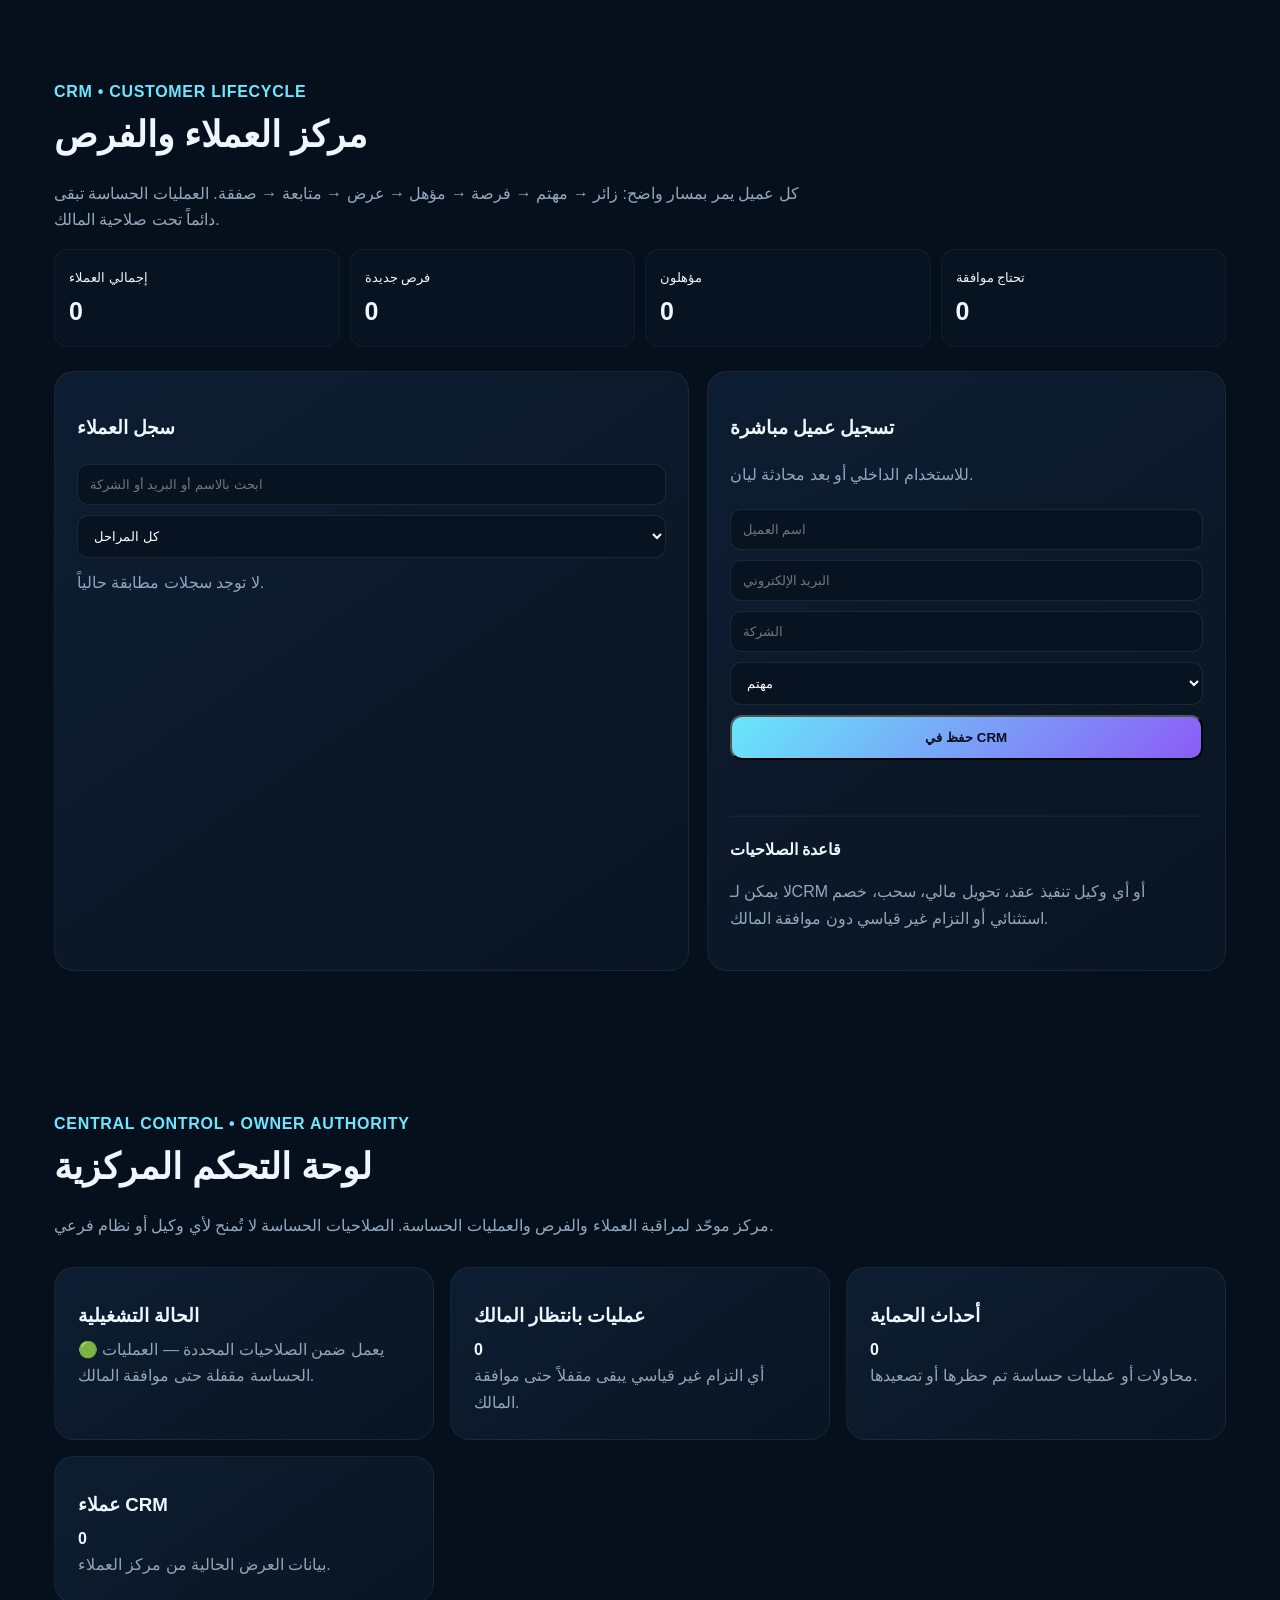
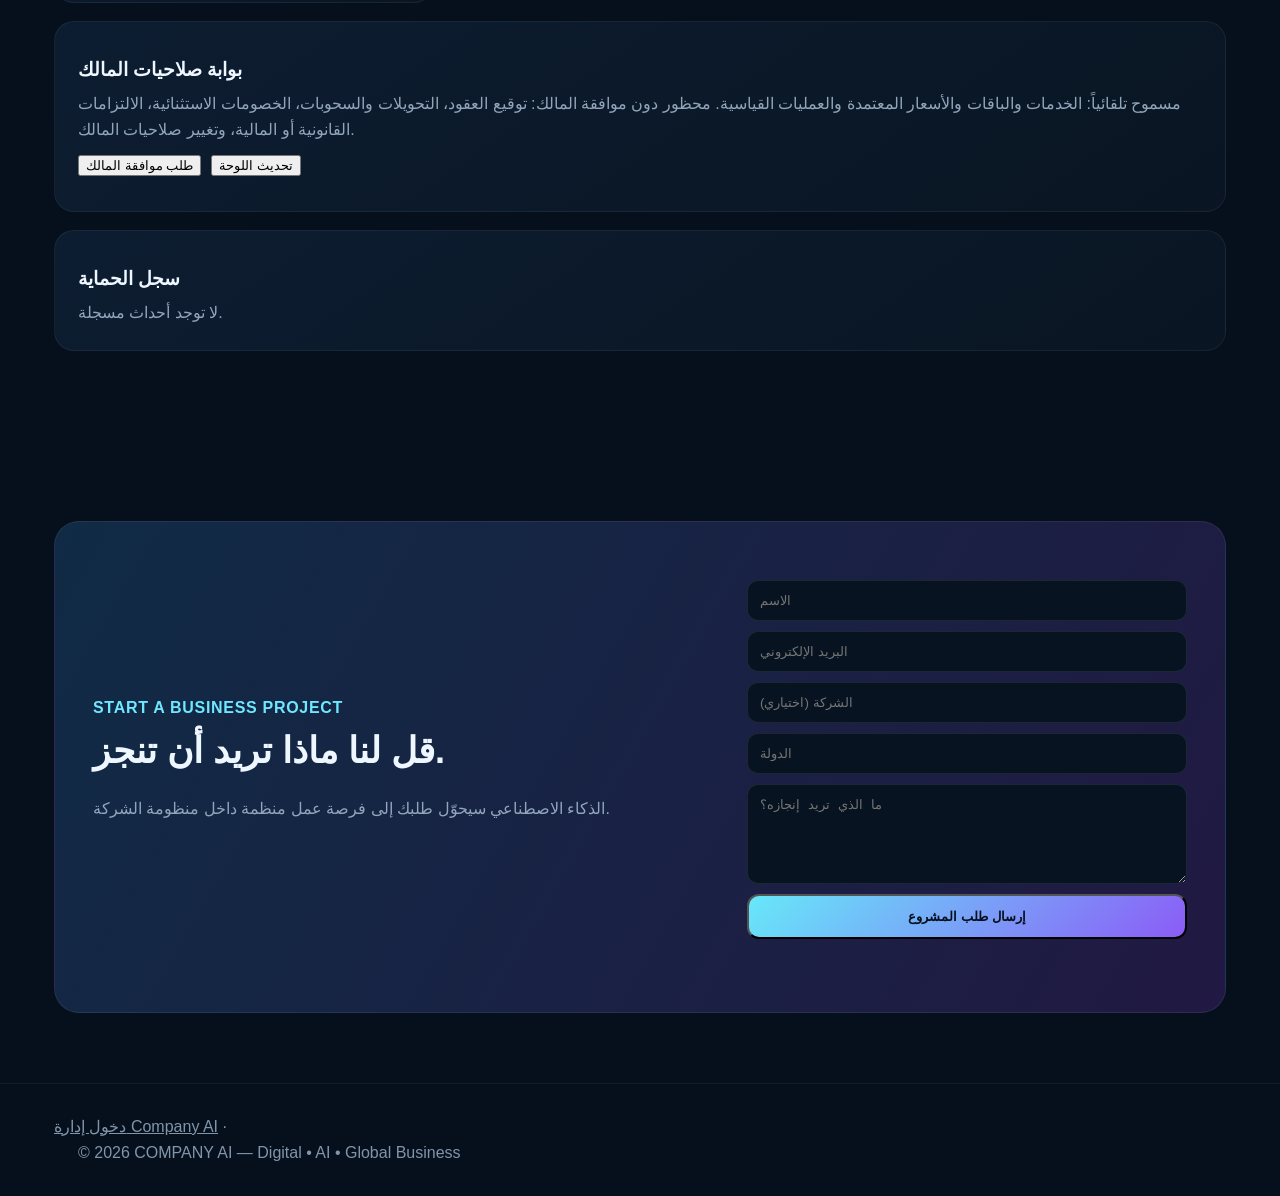
<file: frontend/index.html>
<!doctype html><html lang="ar" dir="rtl"><head><meta charset="utf-8"><meta name="viewport" content="width=device-width,initial-scale=1"><meta name="description" content="COMPANY AI — Digital, AI & Global Business"><title>COMPANY AI — Global Business OS</title><style>.nativeMobileNav{display:block!important;position:fixed!important;right:12px!important;top:82px!important;z-index:2147483647!important}.nativeMobileNav summary::-webkit-details-marker{display:none}.nativeMobileNav summary{display:block!important;cursor:pointer!important;background:#102b45!important;color:#fff!important;border:2px solid #67e8f9!important;border-radius:12px!important;padding:12px 16px!important;font-size:16px!important;font-weight:900!important;box-shadow:0 8px 30px rgba(0,0,0,.7)!important}.nativeMobileNav[open] .nativeMobileNavMenu{display:block!important}
*{box-sizing:border-box}html{scroll-behavior:smooth}body{margin:0;font-family:Arial,Tahoma,sans-serif;background:#06101d;color:#eef6ff;line-height:1.65}.wrap{max-width:1220px;margin:auto;padding:0 24px}.nav{position:sticky;top:0;z-index:20;background:#06101ddd;backdrop-filter:blur(18px);border-bottom:1px solid #ffffff12}.navin{height:72px;display:flex;align-items:center;justify-content:space-between;gap:18px}.brand{display:flex;align-items:center;gap:10px;font-weight:900}.logo{width:40px;height:40px;border-radius:12px;background:linear-gradient(135deg,#67e8f9,#8b5cf6);display:grid;place-items:center;color:#06101d;font-weight:900}.links{display:flex;gap:22px;color:#9fb2c9;font-size:14px}.links a:hover{color:#fff}.lang{border:1px solid #ffffff18;background:#ffffff08;color:#dce9f8;border-radius:10px;padding:9px 11px;cursor:pointer}.hero{padding:90px 0 60px}.heroGrid{display:grid;grid-template-columns:1.08fr .92fr;gap:50px;align-items:center}.eyebrow{color:#6ee7ff;font-weight:800;letter-spacing:.7px}.hero h1{font-size:clamp(43px,6vw,76px);line-height:1.06;margin:14px 0}.hero h1 span{background:linear-gradient(90deg,#fff,#67e8f9,#a78bfa);-webkit-background-clip:text;color:transparent}.lead{font-size:19px;color:#a9bbd0;max-width:680px}.actions{display:flex;gap:12px;flex-wrap:wrap;margin-top:28px}.btn,.ghost{padding:13px 18px;border-radius:12px;text-decoration:none;font-weight:800}.btn{background:linear-gradient(135deg,#67e8f9,#8b5cf6);color:#06101d}.ghost{border:1px solid #ffffff18;color:#e8f2ff;background:#ffffff07}.aiBox{background:linear-gradient(145deg,#0d2036,#0a1425);border:1px solid #ffffff14;border-radius:26px;padding:20px;box-shadow:0 30px 90px #0009}.window{border-radius:18px;border:1px solid #ffffff10;overflow:hidden}.top{height:42px;background:#0b1a2d;display:flex;align-items:center;gap:7px;padding:0 14px}.dot{width:8px;height:8px;border-radius:50%;background:#7d8fa5}.chat{padding:20px}.bubble{padding:13px 15px;border-radius:15px;background:#10253d;margin:9px 0;color:#dce8f7}.bubble.user{background:#172f45;margin-right:25px}.input{display:flex;gap:8px;margin-top:14px}.input input{flex:1;background:#081625;border:1px solid #ffffff16;color:#fff;padding:12px;border-radius:11px}.section{padding:70px 0}.section h2{font-size:36px;margin:0 0 10px}.sub{color:#93a8bf;max-width:760px}.cards{display:grid;grid-template-columns:repeat(3,1fr);gap:16px;margin-top:28px}.card{padding:23px;border-radius:20px;background:linear-gradient(145deg,#0d1d31,#091522);border:1px solid #ffffff0e}.card h3{margin:10px 0 5px}.card p{color:#91a5bb;margin:0}.icon{font-size:28px;color:#72e5ff}.sectors{display:flex;flex-wrap:wrap;gap:9px;margin-top:24px}.chip{border:1px solid #ffffff13;background:#ffffff06;padding:10px 13px;border-radius:999px;color:#c9d8e8}.flow{display:grid;grid-template-columns:repeat(5,1fr);gap:12px;margin-top:28px}.step{padding:20px;border:1px solid #ffffff0e;border-radius:17px;background:#0b1829}.step b{font-size:25px;color:#72e5ff}.growth{display:grid;grid-template-columns:1fr 1fr;gap:18px}.metric{font-size:32px;font-weight:900}.muted{color:#91a5bb}.cta{margin-top:30px;padding:38px;border-radius:25px;background:linear-gradient(120deg,#102b45,#211943);border:1px solid #ffffff12;display:flex;justify-content:space-between;gap:20px;align-items:center}.form{display:grid;gap:10px;margin-top:20px}.form input,.form textarea,.form select{width:100%;background:#071321;border:1px solid #ffffff16;color:#fff;border-radius:11px;padding:12px}.form textarea{min-height:100px}.status{color:#8fa5bc;min-height:25px}.footer{border-top:1px solid #ffffff0d;padding:30px 0;color:#8195aa}.hide{display:none}.aiModal{position:fixed;inset:0;background:#020813b8;backdrop-filter:blur(10px);z-index:100;display:none;align-items:center;justify-content:center;padding:20px}.aiModal.open{display:flex}.aiPanel{width:min(760px,100%);background:linear-gradient(145deg,#0d2036,#0a1425);border:1px solid #ffffff18;border-radius:26px;box-shadow:0 35px 120px #000c;overflow:hidden}.aiPanelHead{display:flex;justify-content:space-between;align-items:center;padding:22px 24px;border-bottom:1px solid #ffffff10}.close{border:1px solid #ffffff16;background:#ffffff08;color:#dce9f8;border-radius:10px;padding:7px 11px;cursor:pointer;font-size:18px}.aiPanelBody{padding:28px}.aiPanelBody h2{font-size:36px;margin:0 0 8px}.choiceGrid{display:grid;grid-template-columns:repeat(3,1fr);gap:12px;margin:22px 0}.choice{border:1px solid #ffffff12;background:#ffffff06;color:#eef6ff;border-radius:15px;padding:16px;text-align:right;cursor:pointer}.choice:hover{border-color:#72e5ff66;background:#72e5ff0d}.choice b{display:block;margin-bottom:4px}.choice span{color:#91a5bb;font-size:13px}.aiPanelInput{display:flex;gap:9px}.aiPanelInput input{flex:1;background:#071321;border:1px solid #ffffff16;color:#fff;border-radius:11px;padding:13px}.modalResult{margin-top:16px;padding:15px;border-radius:14px;background:#10253d;color:#dce8f7;min-height:50px}.projectCard{display:grid;grid-template-columns:1.3fr .7fr;gap:18px;align-items:stretch}.projectMini{padding:22px;border-radius:20px;background:linear-gradient(145deg,#0d1d31,#091522);border:1px solid #ffffff0e}.progress{height:8px;background:#ffffff0c;border-radius:99px;overflow:hidden;margin:14px 0}.progress i{display:block;height:100%;width:42%;background:linear-gradient(90deg,#67e8f9,#8b5cf6)}.mobileMenuBtn{display:none;border:1px solid #ffffff18;background:#ffffff08;color:#dce9f8;border-radius:10px;padding:9px 12px;cursor:pointer;font-weight:800}.mobileMenu{display:none}.mobileMenuLinks{display:grid;gap:8px}.mobileMenuLinks a{display:block;text-decoration:none;color:#e8f2ff;background:#0b1a2d;border:1px solid #ffffff12;border-radius:12px;padding:12px 14px}.mobileMenuLinks a:active{background:#132b45}@media(max-width:900px){.mobileMenuBtn{display:block!important;visibility:visible!important;opacity:1!important;position:fixed!important;right:12px!important;top:82px!important;z-index:10000!important;flex:0 0 auto!important;box-shadow:0 10px 30px #0008}.links{display:none!important}.mobileMenu{display:none;position:absolute;top:72px;right:12px;left:12px;z-index:30;background:#06101dF7;border:1px solid #ffffff18;border-radius:16px;padding:10px;box-shadow:0 20px 60px #000b}.mobileMenu.open{display:block}.nav{position:sticky}.navin{position:relative}.brand{min-width:0}.brand>div:last-child{white-space:nowrap}.lang{flex:0 0 auto}}@media(max-width:900px){.heroGrid,.growth{grid-template-columns:1fr}.cards{grid-template-columns:1fr 1fr}.flow{grid-template-columns:1fr 1fr}.links{display:flex;flex:1 1 auto;min-width:0;overflow-x:auto;max-width:none;gap:14px;white-space:nowrap;scrollbar-width:none}.links::-webkit-scrollbar{display:none}}@media(max-width:520px){.cards,.flow{grid-template-columns:1fr}.cta{display:block}.hero{padding-top:55px}}

/* Approved Layan professional interface */
.layanHero{padding:34px 0 48px}.layanHeroGrid{display:grid;grid-template-columns:minmax(0,1.05fr) minmax(0,.95fr);gap:28px;align-items:stretch}.layanVisual{position:relative;min-height:600px;border-radius:30px;overflow:hidden;background:#101b2b;box-shadow:0 25px 70px rgba(18,38,70,.18)}.layanVisual img{position:absolute;inset:0;width:100%;height:100%;object-fit:cover;object-position:center top}.layanVisualShade{position:absolute;inset:0;background:linear-gradient(180deg,rgba(4,12,22,.02),rgba(4,12,22,.05) 55%,rgba(4,12,22,.55))}.online{display:inline-block;width:8px;height:8px;border-radius:50%;background:#22c55e;box-shadow:0 0 0 4px rgba(34,197,94,.14);margin-left:7px;vertical-align:middle}.layanTag{position:absolute;right:18px;left:18px;bottom:18px;color:#fff;background:rgba(7,19,33,.72);backdrop-filter:blur(14px);border:1px solid rgba(255,255,255,.18);border-radius:18px;padding:12px 15px;font-weight:800}.layanWelcome{background:#fff;border:1px solid #dbe5f3;border-radius:30px;padding:34px;box-shadow:0 25px 70px rgba(31,63,101,.10);display:flex;flex-direction:column;justify-content:center}.layanWelcome h1{font-size:clamp(36px,4.2vw,62px);line-height:1.08;margin:8px 0 14px;color:#10213a}.layanWelcome h1 span{background:linear-gradient(90deg,#1c4fe0,#27b8ff);-webkit-background-clip:text;color:transparent}.layanWelcome .lead{font-size:16px;line-height:1.8}.layanChoiceGrid{display:grid;grid-template-columns:1fr 1fr;gap:12px;margin-top:22px}.layanChoice{position:relative;text-align:right;border:1px solid #d7e3f3;background:#f8fbff;color:#17304e;border-radius:18px;padding:18px;min-height:116px;cursor:pointer;transition:.2s}.layanChoice:hover{transform:translateY(-2px);box-shadow:0 12px 30px rgba(31,63,101,.12)}.layanChoice strong{display:block;font-size:15px}.layanChoice small{display:block;margin-top:7px;color:#6b7d94;line-height:1.6}.voiceChoice{background:linear-gradient(135deg,#f4fbff,#eef2ff);border-color:#c9ddff}.voiceIcon{position:absolute;left:14px;top:14px;font-size:22px}.layanTrust{display:flex;gap:8px;flex-wrap:wrap;margin-top:18px}.layanTrust span{font-size:11px;padding:8px 10px;background:#f0f5fb;border-radius:10px;color:#37516f}
.layanVoiceStage{position:fixed;inset:0;z-index:9999;background:#071322;display:none;margin:0;padding:0;border:0;max-width:none;width:100%;height:100%;color:inherit}.layanVoiceStage.open,.layanVoiceStage:target{display:block!important}.layanVoiceShell{height:100dvh;width:100vw;display:grid;grid-template-columns:minmax(0,58%) minmax(0,42%);overflow:hidden}.layanVoiceVisual{position:relative;overflow:hidden;display:flex;align-items:center;justify-content:center;background:radial-gradient(circle at 50% 42%,#17324f,#06101d 70%)}.layanVoicePortrait{height:94%;max-width:94%;object-fit:contain;filter:drop-shadow(0 30px 60px rgba(0,0,0,.5));transform-origin:50% 55%;transition:transform .25s}.layanVoiceStage.listening .layanVoicePortrait{animation:layanListen 1.1s ease-in-out infinite alternate}.layanVoiceStage.speaking .layanVoicePortrait{animation:layanTalk .7s ease-in-out infinite alternate}.layanVoiceFace{position:absolute;left:50%;top:48%;width:70px;height:28px;transform:translate(-50%,-50%);pointer-events:none;opacity:0}.layanVoiceStage.speaking .layanVoiceFace{opacity:.55;animation:layanMouth .18s steps(2,end) infinite}.layanVoiceGlow{position:absolute;width:min(70vw,800px);height:min(70vw,800px);border-radius:50%;background:radial-gradient(circle,rgba(95,231,255,.12),transparent 65%);pointer-events:none}.layanVoicePanel{background:#f8fbff;display:flex;flex-direction:column;min-width:0}.layanVoiceTop{height:72px;display:flex;align-items:center;justify-content:space-between;padding:0 18px;border-bottom:1px solid #dbe5f3}.layanVoiceTop b{display:block;color:#10213a}.layanVoiceTop small{color:#708198}.layanClose{border:0;background:#edf2f8;color:#1d3048;width:42px;height:42px;border-radius:50%;font-size:23px}.layanVoiceBody{flex:1;display:flex;flex-direction:column;justify-content:center;padding:28px;overflow:auto}.layanVoiceState{text-align:center;font-size:24px;font-weight:900;color:#10213a}.layanVoiceSub{text-align:center;color:#6b7d94;margin-top:7px}.layanWave{height:58px;display:flex;align-items:center;justify-content:center;gap:5px;margin:22px 0}.layanWave i{width:6px;height:16px;border-radius:8px;background:linear-gradient(#5fe7ff,#7657ff)}.layanVoiceStage.listening .layanWave i,.layanVoiceStage.speaking .layanWave i{animation:layanWave .55s infinite alternate}.layanWave i:nth-child(2){animation-delay:.08s}.layanWave i:nth-child(3){animation-delay:.16s}.layanWave i:nth-child(4){animation-delay:.24s}.layanWave i:nth-child(5){animation-delay:.32s}.layanVoiceText{background:#fff;border:1px solid #dbe5f3;border-radius:18px;padding:15px;line-height:1.75;color:#273b55;min-height:86px}.layanVoiceActions{display:flex;gap:10px;margin-top:14px}.layanVoiceActions button{flex:1;border:0;border-radius:14px;padding:14px;font-weight:900;cursor:pointer}.layanStart{background:linear-gradient(135deg,#2258e6,#7657ff);color:#fff}.layanDemo{background:#eaf4ff;color:#1752b7;border:1px solid #cfe2ff!important}.layanVoiceNote{text-align:center;color:#7b8ba0;font-size:11px;margin-top:12px}@keyframes layanTalk{from{transform:translateY(0) scale(1)}to{transform:translateY(-5px) scale(1.008)}}@keyframes layanListen{from{transform:scale(1)}to{transform:scale(1.012)}}@keyframes layanMouth{0%{transform:translate(-50%,-50%) scaleY(.3)}50%{transform:translate(-50%,-50%) scaleY(1.15)}100%{transform:translate(-50%,-50%) scaleY(.55)}}@keyframes layanWave{from{height:12px}to{height:48px}}
@media(max-width:850px){.layanHero{padding:14px 0 28px}.layanHeroGrid{grid-template-columns:1fr;gap:12px}.layanVisual{min-height:48dvh;height:48dvh;border-radius:22px}.layanWelcome{border-radius:22px;padding:20px;margin-top:-4px}.layanChoiceGrid{position:relative;z-index:2}.layanWelcome h1{font-size:38px}.layanChoiceGrid{grid-template-columns:1fr}.layanVoiceShell{grid-template-columns:1fr;grid-template-rows:58dvh 42dvh}.layanVoiceVisual{order:0}.layanVoicePanel{order:1}.layanVoicePortrait{height:100%;max-width:98%}.layanVoiceBody{padding:14px}.layanVoiceState{font-size:18px}.layanWave{margin:10px 0;height:42px}.layanVoiceText{min-height:55px;max-height:95px;overflow:auto}.layanVoiceNote{display:none}.layanVoiceTop{height:54px}}
@media(max-width:430px){.layanVisual{min-height:55dvh}.layanWelcome h1{font-size:34px}.layanChoice{min-height:100px;padding:15px}.layanVoiceShell{grid-template-rows:56dvh 44dvh}}

/* Layan live conversation layer — visual micro-reactions synchronized with voice */
.layanVoicePortraitWrap{position:relative;width:100%;height:100%;max-width:none;aspect-ratio:auto;display:flex;align-items:center;justify-content:center;transform-origin:50% 55%;will-change:transform;overflow:visible}
.layanVoicePortraitWrap .layanVoicePortrait{display:block!important;visibility:visible!important;opacity:1!important;height:100%;max-width:100%;width:100%;object-fit:contain;object-position:center center;filter:drop-shadow(0 30px 60px rgba(0,0,0,.5));transform:none}
.layanVoiceStage.speaking .layanVoicePortraitWrap{animation:layanHeadTalk .72s ease-in-out infinite alternate}
.layanVoiceStage.listening .layanVoicePortraitWrap{animation:layanHeadListen 1.15s ease-in-out infinite alternate}
.layanFaceRig{position:absolute;left:0;top:0;width:100%;height:100%;pointer-events:none;overflow:hidden}
.layanEye{position:absolute;top:28.5%;width:7.5%;height:3.2%;border-radius:50%;background:rgba(25,20,24,.10);filter:blur(.7px);opacity:.18;transform-origin:center;}
.layanEye.left{left:30.5%}.layanEye.right{left:56.5%}
.layanVoiceStage.speaking .layanEye{animation:layanEyeLook 1.8s ease-in-out infinite alternate}
.layanBlink{position:absolute;left:27%;top:27.5%;width:42%;height:6%;border-radius:50%;opacity:0;background:rgba(211,157,142,.82);filter:blur(2px);transform:scaleY(.12)}
.layanVoiceStage.speaking .layanBlink,.layanVoiceStage.listening .layanBlink{animation:layanBlink 4.2s ease-in-out infinite}
.layanMouthRig{position:absolute;left:31%;top:42%;width:35%;height:12%;border-radius:50%;opacity:0;transform-origin:center;background:rgba(103,32,43,.30);filter:blur(1.1px);}
.layanVoiceStage.speaking .layanMouthRig{opacity:.55;animation:layanMouthLive .16s steps(2,end) infinite}
.layanHeadHint{position:absolute;left:0;right:0;top:50%;height:22%;opacity:0}
.layanVoiceStage.speaking .layanHeadHint{animation:layanShoulder .95s ease-in-out infinite alternate}
@keyframes layanHeadTalk{0%{transform:translate3d(0,0,0) rotate(-.35deg)}50%{transform:translate3d(.45%, -.25%,0) rotate(.3deg)}100%{transform:translate3d(-.35%,.15%,0) rotate(-.15deg)}}
@keyframes layanHeadListen{0%{transform:translate3d(0,0,0) rotate(-.15deg) scale(1)}100%{transform:translate3d(.3%,0,0) rotate(.2deg) scale(1.004)}}
@keyframes layanEyeLook{0%{transform:translateX(0) scale(.9)}45%{transform:translateX(3px) scale(1)}100%{transform:translateX(-2px) scale(.92)}}
@keyframes layanBlink{0%,42%,47%,100%{opacity:0;transform:scaleY(.12)}44%,45.5%{opacity:.72;transform:scaleY(1)}}
@keyframes layanMouthLive{0%{transform:scale(var(--mouthX,.75),var(--mouthY,.35))}30%{transform:scale(1.08,1)}55%{transform:scale(.88,.55)}80%{transform:scale(1.15,.82)}100%{transform:scale(var(--mouthX,.78),var(--mouthY,.4))}}
@keyframes layanShoulder{from{transform:translateY(0)}to{transform:translateY(-3px)}}
@media(max-width:850px){.layanVoicePortraitWrap{height:100%;width:100%;max-width:none}.layanEye{width:7.8%}.layanMouthRig{width:37%;left:30%;top:42.5%}}


/* Layan live human-presence layer: audio-reactive facial motion, depth and premium office presentation */
.layanVoiceVisual:after{content:"";position:absolute;inset:0;pointer-events:none;background:linear-gradient(90deg,rgba(3,10,18,.08),transparent 35%,rgba(3,10,18,.22));mix-blend-mode:multiply;opacity:.45}
.layanVoicePortraitWrap{z-index:2;contain:layout paint}
.layanAvatarLiveRing{position:absolute;inset:4%;border:1px solid rgba(116,231,255,.22);border-radius:48% 48% 44% 44%;box-shadow:0 0 55px rgba(95,231,255,.08),inset 0 0 45px rgba(95,231,255,.04);opacity:.35;transition:opacity .3s,transform .3s;pointer-events:none}
.layanVoiceStage.listening .layanAvatarLiveRing{opacity:.8;animation:layanRingListen 2.2s ease-in-out infinite}
.layanVoiceStage.speaking .layanAvatarLiveRing{opacity:1;animation:layanRingSpeak .55s ease-in-out infinite alternate}
.layanVoiceStage.speaking .layanMouthRig{transform:translateY(calc(var(--audio-level,0) * -2px)) scale(var(--mouthX,.82),var(--mouthY,.42));}
.layanVoiceStage.speaking .layanEye{filter:blur(.45px);opacity:calc(.14 + var(--audio-level,0) * .18)}
.layanVoiceStage.speaking .layanVoicePortraitWrap{transform:translate3d(0,calc(var(--audio-level,0) * -2px),0) rotate(calc(var(--audio-level,0) * .18deg)) scale(calc(1 + var(--audio-level,0) * .004));}
.layanVoiceStage.listening .layanVoicePortraitWrap{filter:drop-shadow(0 30px 60px rgba(0,0,0,.5)) drop-shadow(0 0 24px rgba(95,231,255,.08))}
@keyframes layanRingListen{0%,100%{transform:scale(.99);opacity:.45}50%{transform:scale(1.01);opacity:.85}}
@keyframes layanRingSpeak{from{transform:scale(.996)}to{transform:scale(1.012)}}
@media(max-width:850px){.layanAvatarLiveRing{inset:2%}.layanVoiceVisual:after{opacity:.3}}
@media (prefers-reduced-motion:reduce){.layanVoicePortraitWrap,.layanEye,.layanBlink,.layanMouthRig,.layanHeadHint{animation:none!important}}
.crmGrid{display:grid;grid-template-columns:1.1fr .9fr;gap:18px;margin-top:24px}.crmCard{padding:22px;border-radius:20px;background:linear-gradient(145deg,#0d1d31,#091522);border:1px solid #ffffff0e}.crmStats{display:grid;grid-template-columns:repeat(4,1fr);gap:10px;margin-top:16px}.crmStat{padding:14px;border-radius:14px;background:#071321;border:1px solid #ffffff0b}.crmStat b{display:block;font-size:25px}.crmList{display:grid;gap:8px;margin-top:12px}.crmRow{display:grid;grid-template-columns:1fr auto;gap:12px;padding:12px;border-radius:12px;background:#071321;border:1px solid #ffffff0b}.crmRow small{color:#8fa5bc}.crmStage{font-size:11px;padding:6px 9px;border-radius:999px;background:#17304a;color:#9defff;white-space:nowrap}@media(max-width:900px){.crmGrid{grid-template-columns:1fr}.crmStats{grid-template-columns:1fr 1fr}}.layanQuickActions{position:absolute;right:18px;left:18px;bottom:82px;display:flex;gap:10px;z-index:4}.layanQuickActions button{flex:1;border:1px solid rgba(255,255,255,.28);background:rgba(7,19,33,.78);backdrop-filter:blur(12px);color:#fff;border-radius:14px;padding:13px 12px;font-weight:900;cursor:pointer;box-shadow:0 10px 30px rgba(0,0,0,.22)}.layanQuickActions button:hover{background:rgba(20,45,72,.9)}@media(max-width:520px){.layanQuickActions{bottom:72px;flex-direction:column}.layanQuickActions button{padding:11px}.layanVisual{min-height:52dvh;height:52dvh}}
.layanVoiceOfficeBadge{position:absolute;right:18px;top:18px;z-index:5;padding:9px 12px;border-radius:999px;background:rgba(7,19,33,.72);backdrop-filter:blur(12px);border:1px solid rgba(255,255,255,.18);color:#fff;font-size:11px;font-weight:900;box-shadow:0 8px 30px rgba(0,0,0,.22)}.layanVoiceOfficeBadge span{display:inline-block;width:7px;height:7px;border-radius:50%;background:#22c55e;margin-left:6px;box-shadow:0 0 0 3px rgba(34,197,94,.14)}@media(max-width:850px){.layanVoiceOfficeBadge{right:12px;top:12px}}\n/* Layan voice visual — embedded Layan image fallback. */
.layanVoiceVisual{position:relative!important;background:radial-gradient(circle at 50% 35%,#183754 0%,#0b1b2d 48%,#06101d 100%)!important;overflow:hidden!important}
.layanVoiceVisual .layanVoicePortraitWrap{display:flex!important;position:relative!important;z-index:3!important;width:100%!important;height:100%!important;align-items:center!important;justify-content:center!important}
.layanVoiceVisual .layanVoicePortrait{display:block!important;visibility:visible!important;opacity:1!important;width:100%!important;height:100%!important;max-width:100%!important;object-fit:contain!important;object-position:center center!important;filter:drop-shadow(0 30px 60px rgba(0,0,0,.5))!important}
.layanVoiceVisual .layanVoiceGlow{z-index:1!important}.layanVoiceVisual .layanVoiceOfficeBadge{z-index:5!important}.layanVoiceVisual:after{z-index:2!important;pointer-events:none!important}
</style><script>(function(){try{var n=(navigator.languages&&navigator.languages[0]||navigator.language||'en').toLowerCase().split('-')[0];var ok=['ar','en','zh','fr','de','es','it','pt','tr','nl','ru','ja','ko'];if(ok.indexOf(n)<0)n='en';document.documentElement.lang=n;document.documentElement.dir=n==='ar'?'rtl':'ltr';}catch(e){}})();</script>
<style>/* FINAL-OFFICE-IMAGE-RESTORE-20260919 */
.layanVoiceVisual{position:relative!important;background:#071322!important;}
.layanVoiceVisual .layanOfficeDedicated{position:absolute!important;inset:0!important;width:100%!important;height:100%!important;object-fit:cover!important;object-position:center center!important;display:block!important;z-index:1!important;}
.layanVoiceVisual .layanVoiceGlow,.layanVoiceVisual .layanVoiceOfficeBadge,.layanVoiceVisual:after{z-index:2!important;}
.layanVoiceVisual .layanVoicePortraitWrap{display:none!important;}
</style>
<script>
document.addEventListener('DOMContentLoaded',function(){
  var v=document.querySelector('.layanVoiceVisual');
  if(!v || v.querySelector('.layanOfficeDedicated')) return;
  var img=document.createElement('img');
  img.className='layanOfficeDedicated';
  img.alt='مكتب ليان';
  img.src='/assets/layan-office.webp';
  v.insertBefore(img,v.firstChild);
});
</script>
</head><body><header class="nav"><div class="wrap navin"><div class="brand"><div class="logo">C</div><div>COMPANY AI</div></div><nav class="links"><a href="#services">الخدمات</a><a href="#entrepreneurship">ريادة الأعمال</a><a href="#sectors">القطاعات</a><a href="#growth">النمو</a><a href="#capabilities">الفرق</a><a href="#agent-builder">إنشاء وكيل AI</a><a href="#ai-employees">موظفو AI</a><a href="#sales-agent">موظف المبيعات</a><a href="#crm" class="crmNavLink">CRM العملاء</a><a href="#academy">الأكاديمية</a><a href="#marketplace">السوق</a><a href="#contact">ابدأ</a></nav><button class="mobileMenuBtn" style="display:block!important;visibility:visible!important;opacity:1!important;position:relative;z-index:50;flex:0 0 auto" type="button" aria-label="فتح القائمة" aria-expanded="false" onclick="toggleMobileMenu()">☰ <span>القائمة</span></button><details class="nativeMobileNav"><summary>☰ القائمة</summary><div class="nativeMobileNavMenu" style="position:fixed;top:135px;right:12px;left:12px;z-index:2147483646;background:#06101d;border:2px solid #67e8f9;border-radius:16px;padding:12px;box-shadow:0 20px 60px #000;max-height:70vh;overflow:auto"><a href="#services">الخدمات</a><a href="#entrepreneurship">ريادة الأعمال</a><a href="#sectors">القطاعات</a><a href="#growth">النمو</a><a href="#capabilities">الفرق</a><a href="#agent-builder">إنشاء وكيل AI</a><a href="#ai-employees">موظفو AI</a><a href="#sales-agent">موظف المبيعات</a><a href="#crm">CRM العملاء</a><a href="#academy">الأكاديمية</a><a href="#marketplace">السوق</a><a href="#contact">ابدأ</a></div></details><button class="lang" onclick="cycleLang()">🌐 <span id="langLabel">العربية</span></button></div></header><div class="mobileMenu" id="mobileMenu" aria-hidden="true"><nav class="mobileMenuLinks"><a href="#services" onclick="closeMobileMenu()">الخدمات</a><a href="#entrepreneurship" onclick="closeMobileMenu()">ريادة الأعمال</a><a href="#sectors" onclick="closeMobileMenu()">القطاعات</a><a href="#growth" onclick="closeMobileMenu()">النمو</a><a href="#capabilities" onclick="closeMobileMenu()">الفرق</a><a href="#agent-builder" onclick="closeMobileMenu()">إنشاء وكيل AI</a><a href="#ai-employees" onclick="closeMobileMenu()">موظفو AI</a><a href="#sales-agent" onclick="closeMobileMenu()">موظف المبيعات</a><a href="#crm" onclick="closeMobileMenu()">CRM العملاء</a><a href="#academy" onclick="closeMobileMenu()">الأكاديمية</a><a href="#marketplace" onclick="closeMobileMenu()">السوق</a><a href="#contact" onclick="closeMobileMenu()">ابدأ</a></nav></div>
<main><section class="hero layanHero" id="home"><div class="wrap layanHeroGrid"><div class="layanVisual"><img  alt="ليان — Company AI" src="[data-uri]"><div class="layanVisualShade"></div><div class="layanTag"><span class="online"></span> ليان — الذكاء المركزي لـ Company AI</div></div><div class="layanWelcome"><div class="eyebrow">DIGITAL • AI • GLOBAL BUSINESS</div><h1>لا تبحث عن الخدمة.<br><span>احكِ لنا هدفك.</span></h1><p class="lead">أنا ليان. أفهم هدفك أولاً، ثم أساعدك بتحويله إلى حل رقمي واضح وقابل للتنفيذ.</p><div class="layanChoiceGrid"><button class="layanChoice textChoice" onclick="openAI()"><strong>دردشة كتابية مع ليان</strong><small>احكِ لي ما تريد وسأتابع معك خطوة بخطوة.</small></button><button type="button" class="layanChoice voiceChoice" id="layanVoiceEntry" onclick="openLayanVoice();return false;"><strong>دردشة صوتية مع ليان</strong><small>تحدث معي بصوتك، واستمع إلى ردي بصوت ليان.</small><span class="voiceIcon">🎙️</span></button></div><div class="layanTrust"><span>✓ حلول متكاملة</span><span>⚡ استجابة سريعة</span><span>◉ دعم مستمر</span><span>⌾ خصوصية وأمان</span></div></div></div></section>
<section class="section" id="services"><div class="wrap"><h2>منظومة خدمات متكاملة</h2><p class="sub">بدلاً من بيع خدمة منفصلة، نبني الحل الكامل حول هدف العميل، من الفكرة إلى الإطلاق والنمو.</p><div class="cards"><div class="card"><div class="icon">✦</div><h3>تصميم وتطوير المواقع</h3><p>مواقع مؤسسية، متاجر إلكترونية ومنصات رقمية بتصميم وتطوير احترافي.</p></div><div class="card"><div class="icon">◇</div><h3>تصميم وتطوير التطبيقات (Apps)</h3><p>تطبيقات ومنتجات SaaS وحلول برمجية قابلة للتوسع.</p></div><div class="card"><div class="icon">◎</div><h3>الذكاء الاصطناعي والأتمتة</h3><p>وكلاء وأتمتة وأنظمة ذكية لتحسين العمليات وخدمة العملاء.</p></div><div class="card"><div class="icon">⌁</div><h3>التسويق الرقمي</h3><p>SEO، محتوى، حملات، تحليل بيانات ومحرك استقطاب عملاء.</p></div><div class="card"><div class="icon">▣</div><h3>أنظمة الأعمال</h3><p>CRM، لوحات تحكم، سير عمل وتشغيل داخلي للشركات.</p></div><div class="card"><div class="icon">◈</div><h3>التجارة العالمية</h3><p>إدارة الموردين والعملاء والعروض والطلبات والتجارة الدولية.</p></div><div class="card"><div class="icon">⌘</div><h3>تطوير المواقع ومتابعة نموها</h3><p>تقييم المواقع الحالية، تحسين الأداء وتجربة المستخدم، تطوير الوظائف ومتابعة النمو بشكل مستمر.</p></div><div class="card"><div class="icon">▤</div><h3>الأمن السيبراني والحماية الرقمية</h3><p>فحص دفاعي مصرح به، معالجة نقاط الضعف، حماية الأنظمة والاستجابة للحوادث والمتابعة الأمنية.</p></div><div class="card"><div class="icon">◌</div><h3>المراقبة والتشغيل المستمر</h3><p>مراقبة صحة الأنظمة والمواقع، الأداء، الأعطال، النسخ الاحتياطية والتحديثات وفرص التحسين.</p></div></div></div></section>
<section class="section" id="capabilities"><div class="wrap"><h2>فرق Company AI المتخصصة</h2><p class="sub">العقل المركزي يوزع المهمة على الوكيل المناسب، ويمكنه جمع عدة فرق عندما يحتاج المشروع إلى أكثر من تخصص.</p><div class="cards"><div class="card"><h3>وكيل تطوير المواقع والنمو الرقمي</h3><p>تطوير المواقع، UX/UI، الأداء، التكاملات والصيانة والنمو المستمر.</p></div><div class="card"><h3>وكيل الأمن السيبراني</h3><p>دفاع وحماية واختبارات مصرح بها فقط، مع تقارير وموافقات بشرية للعمليات الحساسة.</p></div><div class="card"><h3>وكيل المراقبة والتشغيل المستمر</h3><p>متابعة صحة الخدمات والتنبيهات والأداء والتحديثات والنسخ الاحتياطية.</p></div></div><div class="flow"><div class="step"><b>01</b><br>العميل</div><div class="step"><b>02</b><br>ليان / العقل المركزي</div><div class="step"><b>03</b><br>اختيار الوكلاء</div><div class="step"><b>04</b><br>تنفيذ ومراقبة</div><div class="step"><b>05</b><br>موافقة بشرية عند الحاجة</div></div></div></section><section class="section" id="my-project"><div class="wrap"><h2>مساحة مشروعي</h2><p class="sub">بعد بدء المشروع، يتابع العميل المراحل والمهام والملفات والعروض من مساحة واحدة.</p><div class="projectCard"><div class="projectMini"><b>مشروعك</b><h3 id="projectTitle">لم يبدأ مشروع بعد</h3><div class="progress"><i></i></div><p class="muted">المرحلة الحالية: تحليل الاحتياج</p></div><div class="projectMini"><b>الخطوة التالية</b><h3>مراجعة الحل المقترح</h3><p class="muted">كل خطوة تُدار داخل منظومة Company AI.</p></div></div></div></section><section class="section" id="entrepreneurship"><div class="wrap"><div class="card" style="background:linear-gradient(135deg,#102a43,#251a48);border-color:#ffffff18"><div class="eyebrow">ENTREPRENEURSHIP • BUSINESS BUILDING</div><h2>من الفكرة إلى مشروع قابل للنمو</h2><p class="sub">قسم متخصص يساعد رواد الأعمال على تقييم أفكارهم وبناء مشاريعهم خطوة بخطوة، مع خدمة دراسة جدوى اقتصادية كاملة مدفوعة.</p><div class="cards"><div class="card"><div class="icon">💡</div><h3>استشارة أولية — مجانية</h3><p>تحليل أولي للفكرة، السوق، نموذج العمل والخطوات المقترحة.</p></div><div class="card"><div class="icon">📊</div><h3>دراسة جدوى اقتصادية — مدفوعة</h3><p>دراسة احترافية تشمل السوق، المنافسين، الاستثمار، التكاليف، الإيرادات، التدفقات النقدية، نقطة التعادل، السيناريوهات والمخاطر.</p></div><div class="card"><div class="icon">🚀</div><h3>Startup Builder</h3><p>تحويل الفكرة إلى خطة تنفيذ وربطها بخدمات التصميم والتطوير والتسويق والمبيعات.</p></div></div><div class="flow"><div class="step"><b>01</b><br>الفكرة</div><div class="step"><b>02</b><br>تحليل السوق</div><div class="step"><b>03</b><br>دراسة الجدوى</div><div class="step"><b>04</b><br>خطة التنفيذ</div><div class="step"><b>05</b><br>الإطلاق والنمو</div></div><p class="muted" style="margin-top:18px">دراسة الجدوى خدمة مدفوعة ويُحدد سعرها حسب نوع المشروع، حجم الدراسة، السوق وعدد الدول أو السيناريوهات المطلوبة.</p></div></div></section>
<section class="section" id="sectors"><div class="wrap"><h2>نتوسع حسب السوق والقطاع</h2><p class="sub">نستطيع بناء حلول مخصصة للشركات في قطاعات متعددة، مع صفحات وعروض موجهة لكل سوق.</p><div class="sectors"><span class="chip">Automotive</span><span class="chip">Real Estate</span><span class="chip">Hospitality</span><span class="chip">Manufacturing</span><span class="chip">Retail</span><span class="chip">Logistics</span><span class="chip">Professional Services</span><span class="chip">Startups</span><span class="chip">E-Commerce</span><span class="chip">Technology</span></div><div class="flow"><div class="step"><b>01</b><br>اكتشاف الحاجة</div><div class="step"><b>02</b><br>تحليل AI</div><div class="step"><b>03</b><br>اقتراح الحل</div><div class="step"><b>04</b><br>عرض وموافقة</div><div class="step"><b>05</b><br>تنفيذ ونمو</div></div></div></section>
<section class="section" id="growth"><div class="wrap"><div class="growth"><div class="card"><h2>AI Customer Acquisition</h2><p class="sub">كل زيارة يمكن أن تتحول إلى فرصة بيع: التقاط العميل، فهم حاجته، تأهيله، اقتراح الحل، ثم إرساله إلى CRM.</p><div class="metric">Lead → Qualified → Proposal → Client</div><p class="muted">مع بقاء القرارات المالية والعقود الحساسة تحت موافقة بشرية.</p></div><div class="card"><h2>Global Growth Engine</h2><p class="sub">أسواق متعددة، لغات متعددة، SEO، محتوى، حملات، شركاء إحالة، وتحليل التحويلات من مركز واحد.</p><div class="sectors"><span class="chip">Europe</span><span class="chip">Middle East</span><span class="chip">North America</span><span class="chip">Asia</span><span class="chip">Africa</span></div></div></div></div></section>
<section class="section" id="agent-builder"><div class="wrap"><div class="card" style="background:linear-gradient(135deg,#0d2338,#201742);border-color:#ffffff18"><div class="eyebrow">AI AGENT BUILDER</div><h2>إنشاء وكيل الذكاء الاصطناعي</h2><p class="sub">ابنِ وكيلاً ذكياً مصمماً خصيصاً لعملك. نحدد مهمته، شخصيته، معرفته، أدواته وقنواته، ثم نختبره قبل إطلاقه.</p><div class="cards"><div class="card"><div class="icon">🤖</div><h3>1. حدّد المهمة</h3><p>اختر الدور والهدف وما الذي تريد من الوكيل إنجازه.</p></div><div class="card"><div class="icon">🧠</div><h3>2. خصّص قدراته</h3><p>المعرفة، الأدوات، اللغات، القنوات، أسلوب التواصل ومستوى الاستقلالية.</p></div><div class="card"><div class="icon">🛡️</div><h3>3. اختبر ثم أطلق</h3><p>اختبار، مراجعة بشرية للعمليات الحساسة، ثم تشغيل ومراقبة وتحسين مستمر.</p></div></div><div class="form" style="margin-top:28px"><input id="agentName" placeholder="اسم الوكيل — مثال: وكيل المبيعات"><input id="agentRole" placeholder="دور الوكيل — مثال: مستشار مبيعات"><textarea id="agentPurpose" placeholder="ما الذي تريد أن يقوم به الوكيل؟"></textarea><div class="cards" style="margin-top:0"><div><label class="muted">القنوات</label><select id="agentChannel"><option>website</option><option>WhatsApp</option><option>email</option><option>app</option></select></div><div><label class="muted">اللغات</label><select id="agentLanguage"><option>ar</option><option>en</option><option>nl</option><option>fr</option><option>de</option><option>multi</option></select></div><div><label class="muted">الاستقلالية</label><select id="agentAutonomy"><option value="assisted">بمساعدة بشرية</option><option value="supervised">مراقبة وموافقة</option><option value="autonomous_low_risk">مستقل للمهام منخفضة المخاطر</option></select></div></div><button class="btn" onclick="buildAgent()">إنشاء مخطط الوكيل</button><div class="modalResult" id="agentResult">سيظهر هنا مخطط أولي للوكيل.</div></div></div></div></section><section class="section" id="sales-agent"><div class="wrap"><div class="card" style="background:linear-gradient(135deg,#0d2338,#211743);border-color:#ffffff18"><div class="eyebrow">FIRST PRODUCT TEMPLATE</div><h2>موظف مبيعات AI — النموذج الأول</h2><p class="sub">نحوّل الوكيل الذي تبنيه إلى موظف رقمي قابل للاختبار ثم التشغيل. هذا هو أول نموذج منتج متكرر في منظومة Company AI.</p><div class="cards"><div class="card"><div class="icon">🎯</div><h3>الهدف</h3><p>استقبال العملاء، فهم احتياجاتهم، تأهيل الفرص وتحويل الحالات المهمة للفريق البشري.</p></div><div class="card"><div class="icon">🧠</div><h3>المعرفة والأدوات</h3><p>منتجات الشركة، الأسعار المعتمدة، الأسئلة الشائعة، CRM وقنوات التواصل المصرح بها.</p></div><div class="card"><div class="icon">🛡️</div><h3>ضوابط التشغيل</h3><p>لا يلتزم بعقد أو سعر حساس أو قرار مالي دون موافقة بشرية حسب الصلاحيات.</p></div></div><div class="form"><input id="salesAgentName" value="موظف مبيعات AI" placeholder="اسم الموظف"><textarea id="salesAgentPurpose" placeholder="صف ما تريد أن يقوم به موظف المبيعات">استقبال العملاء المحتملين، فهم احتياجاتهم، تأهيلهم، متابعة الفرص، ورفع الحالات التي تحتاج تدخلاً بشرياً.</textarea><button class="btn" onclick="createSalesAgent()">إنشاء نموذج موظف المبيعات</button><div class="modalResult" id="salesAgentResult">سيظهر هنا مسار الإنشاء والاختبار.</div><div class="form" style="margin-top:18px"><h3>تشغيل الموظف بعد الإنشاء</h3><input id="salesKnowledgeTitle" value="المنتجات والخدمات المعتمدة" placeholder="عنوان المعرفة"><textarea id="salesKnowledgeContent" placeholder="المحتوى المعتمد">تعريف المنتجات والخدمات، نطاق العمل، الأسئلة الشائعة، والأسعار التي تمت الموافقة عليها.</textarea><button class="btn" onclick="addSalesKnowledge()">إضافة قاعدة معرفة</button><input id="salesMemorySummary" value="عميل مهتم بحل رقمي ويحتاج متابعة." placeholder="ملخص تفاعل العميل"><button class="btn" onclick="addSalesMemory()">حفظ ذاكرة العميل</button><select id="salesToolAction"><option value="capture_lead">التقاط فرصة جديدة</option><option value="update_lead">تحديث فرصة</option><option value="draft_proposal">مسودة عرض</option><option value="schedule_followup">متابعة مجدولة</option><option value="escalate">تصعيد للبشر</option></select><button class="btn" onclick="runSalesTool()">تشغيل أداة المبيعات</button><button class="btn" onclick="addSalesEscalation()">إضافة قاعدة تصعيد أساسية</button><div class="modalResult" id="salesOpsResult">بعد إنشاء الموظف ستظهر هنا حالة المعرفة والذاكرة والأدوات وقواعد التصعيد.</div></div></div></div></div></section><section class="section" id="smart-proposal"><div class="wrap"><h2>العرض الذكي المخصص</h2><p class="sub">بعد تأهيل العميل، يختار النظام المنتجات والخدمات المعتمدة ويجهز مسودة عرض. الخصومات الاستثنائية تبقى مقفلة للموافقة البشرية.</p><div class="form"><input id="proposalLeadId" type="number" placeholder="رقم فرصة العميل"><input id="proposalProductIds" placeholder="أرقام المنتجات، مثال: 1,2"><input id="proposalDiscount" type="number" min="0" max="100" value="0" placeholder="الخصم %"><input id="proposalTitle" value="عرض Company AI مخصص" placeholder="عنوان العرض"><textarea id="proposalNotes" placeholder="ملاحظات العرض"></textarea><button class="btn" onclick="createSmartProposal()">إنشاء العرض الذكي</button><div class="modalResult" id="smartProposalResult">سيظهر هنا إجمالي العرض وحالته.</div></div></div></section><section class="section" id="commercial-lifecycle"><div class="wrap"><div class="card" style="background:linear-gradient(135deg,#0d2338,#17203d);border-color:#ffffff18"><div class="eyebrow">COMMERCIAL LIFECYCLE</div><h2>من العرض إلى التنفيذ</h2><p class="sub">دورة بيع واضحة من العرض الذكي إلى المتابعة ثم الطلب والتنفيذ وما بعد البيع، مع احترام صلاحيات Company AI.</p><div class="flow"><div class="step"><b>01</b><br>عرض ذكي</div><div class="step"><b>02</b><br>موافقة العميل</div><div class="step"><b>03</b><br>متابعة ذكية</div><div class="step"><b>04</b><br>طلب وتنفيذ</div><div class="step"><b>05</b><br>ما بعد البيع</div></div><div class="form"><input id="lifecycleProposalId" type="number" placeholder="رقم العرض"><div class="actions"><button class="btn" onclick="acceptProposal()">تسجيل موافقة العميل</button><button class="ghost" onclick="createFollowup()">جدولة متابعة</button><button class="ghost" onclick="convertProposal()">تحويل العرض إلى طلب</button></div><div class="modalResult" id="lifecycleResult">اختر إجراءً لعرض دورة العملية.</div></div></div></div></section><section class="section" id="marketplace"><div class="wrap"><h2>من الخدمات إلى المنتجات</h2><p class="sub">المرحلة التالية تسمح لنا ببيع حلول رقمية جاهزة، أدوات AI، تطبيقات واشتراكات، إلى جانب الخدمات المخصصة.</p><div class="cards"><div class="card"><h3>AI Business Audit</h3><p>تحليل جاهزية الشركة للذكاء الاصطناعي والأتمتة.</p></div><div class="card"><h3>Business OS Modules</h3><p>وحدات CRM ومبيعات ومشاريع ودعم قابلة للتخصيص.</p></div><div class="card"><h3>SaaS & Apps</h3><p>منتجات رقمية قابلة للبيع عالمياً عبر الإنترنت.</p></div></div></div></section>
<section class="section" id="ai-employees"><div class="wrap"><div class="card" style="background:linear-gradient(135deg,#10253a,#24183b);border-color:#ffffff18"><div class="eyebrow">AI EMPLOYEES</div><h2>موظفو الذكاء الاصطناعي</h2><p class="sub">موظفون رقميون جاهزون للعمل، يمكن تخصيصهم وربطهم بأدوات الشركة وتشغيلهم باشتراك مستمر.</p><div class="cards"><div class="card"><div class="icon">👩‍💼</div><h3>موظف مبيعات</h3><p>استقبال العملاء، التأهيل والمتابعة وتحويل الفرص للفريق البشري.</p></div><div class="card"><div class="icon">💬</div><h3>موظف خدمة عملاء</h3><p>ردود، متابعة، تصنيف الطلبات وتصعيد الحالات المهمة.</p></div><div class="card"><div class="icon">📊</div><h3>موظف تحليل أعمال</h3><p>تقارير ومؤشرات وتوصيات لدعم القرارات.</p></div></div></div></div></section>
<section class="section" id="academy"><div class="wrap"><div class="card"><div class="eyebrow">COMPANY AI ACADEMY</div><h2>أكاديمية Company AI</h2><p class="sub">تعلّم الذكاء الاصطناعي، طبّقه، ثم انتقل من التعلم إلى بناء أدوات ووكلاء حقيقيين.</p><div class="cards"><div class="card"><h3>أساسيات AI</h3><p>فهم الذكاء الاصطناعي واستخدامه بطريقة عملية.</p></div><div class="card"><h3>Prompting & ChatGPT</h3><p>التعامل الاحترافي مع النماذج وأدوات الذكاء الاصطناعي.</p></div><div class="card"><h3>بناء AI Agents</h3><p>من الفكرة إلى وكيل قابل للاختبار والإطلاق.</p></div></div><div class="actions"><a class="btn" href="#agent-builder">طبّق ما تعلمته</a></div></div></div></section>
<section class="section" id="business-audit"><div class="wrap"><div class="card" style="background:linear-gradient(135deg,#13283b,#1c1933)"><div class="eyebrow">AI BUSINESS INTELLIGENCE</div><h2>فحص جاهزية شركتك للذكاء الاصطناعي</h2><p class="sub">تحليل أولي مجاني يحدد فرص الأتمتة وتحسين العمليات، ثم يمكن تحويل النتائج إلى مشروع مدفوع.</p><div class="cards"><div class="card"><h3>العمليات</h3><p>أين يمكن تقليل العمل اليدوي؟</p></div><div class="card"><h3>المبيعات</h3><p>أين توجد فرص تحسين التحويل والمتابعة؟</p></div><div class="card"><h3>البيانات</h3><p>كيف يمكن تحويل البيانات إلى قرارات أفضل؟</p></div></div><button class="btn" onclick="openAI()">ابدأ الفحص الأولي</button></div></div></section>
<section class="section" id="automation"><div class="wrap"><div class="card"><div class="eyebrow">AI AUTOMATION FACTORY</div><h2>مصنع الأتمتة الذكية</h2><p class="sub">حوّل خطوات العمل المتكررة إلى Workflows مترابطة بين الموقع، CRM، البريد، التطبيقات والوكلاء.</p><div class="flow"><div class="step"><b>01</b><br>وصف العملية</div><div class="step"><b>02</b><br>تحليلها</div><div class="step"><b>03</b><br>تصميم Workflow</div><div class="step"><b>04</b><br>اختبار وموافقة</div><div class="step"><b>05</b><br>تشغيل ومراقبة</div></div></div></div></section>
<section class="section" id="membership"><div class="wrap"><div class="card" style="background:linear-gradient(135deg,#152c42,#2a1940)"><div class="eyebrow">COMPANY AI BUSINESS MEMBERSHIP</div><h2>عضوية الأعمال</h2><p class="sub">اشتراك يجمع الاستشارات، أدوات AI، الأكاديمية، التقارير، الدعم والمزايا التجارية في علاقة طويلة الأمد.</p><div class="cards"><div class="card"><h3>AI Advisor</h3><p>مساعدة مستمرة في قرارات واستخدامات AI.</p></div><div class="card"><h3>AI Tools</h3><p>الوصول إلى أدوات ومنتجات Company AI.</p></div><div class="card"><h3>Priority Support</h3><p>دعم ومتابعة وتطوير مستمر.</p></div></div></div></div></section>
<section class="section" id="crm"><div class="wrap"><div class="eyebrow">CRM • CUSTOMER LIFECYCLE</div><h2>مركز العملاء والفرص</h2><p class="sub">كل عميل يمر بمسار واضح: زائر → مهتم → فرصة → مؤهل → عرض → متابعة → صفقة. العمليات الحساسة تبقى دائماً تحت صلاحية المالك.</p><div class="crmStats"><div class="crmStat"><small>إجمالي العملاء</small><b id="crmTotal">0</b></div><div class="crmStat"><small>فرص جديدة</small><b id="crmNew">0</b></div><div class="crmStat"><small>مؤهلون</small><b id="crmQualified">0</b></div><div class="crmStat"><small>تحتاج موافقة</small><b id="crmApproval">0</b></div></div><div class="crmGrid"><div class="crmCard"><h3>سجل العملاء</h3><div class="form"><input id="crmSearch" placeholder="ابحث بالاسم أو البريد أو الشركة" oninput="renderCRM()"><select id="crmStageFilter" onchange="renderCRM()"><option value="all">كل المراحل</option><option value="interested">مهتم</option><option value="qualified">مؤهل</option><option value="proposal">عرض</option><option value="followup">متابعة</option><option value="won">صفقة ناجحة</option><option value="approval">موافقة المالك</option></select></div><div class="crmList" id="crmList"></div></div><div class="crmCard"><h3>تسجيل عميل مباشرة</h3><p class="muted">للاستخدام الداخلي أو بعد محادثة ليان.</p><div class="form"><input id="crmName" placeholder="اسم العميل"><input id="crmEmail" type="email" placeholder="البريد الإلكتروني"><input id="crmCompany" placeholder="الشركة"><select id="crmStage"><option value="interested">مهتم</option><option value="qualified">مؤهل</option><option value="proposal">عرض</option><option value="followup">متابعة</option></select><button class="btn" onclick="addCRMClient()">حفظ في CRM</button><div class="status" id="crmStatus"></div></div><hr style="border-color:#ffffff0b;margin:20px 0"><b>قاعدة الصلاحيات</b><p class="muted">لا يمكن لـCRM أو أي وكيل تنفيذ عقد، تحويل مالي، سحب، خصم استثنائي أو التزام غير قياسي دون موافقة المالك.</p></div></div></div></section><section class="section" id="owner-dashboard"><div class="wrap"><div class="eyebrow">CENTRAL CONTROL • OWNER AUTHORITY</div><h2>لوحة التحكم المركزية</h2><p class="sub">مركز موحّد لمراقبة العملاء والفرص والعمليات الحساسة. الصلاحيات الحساسة لا تُمنح لأي وكيل أو نظام فرعي.</p><div class="cards"><div class="card"><h3>الحالة التشغيلية</h3><p id="dashOperational">النظام يعمل ضمن الصلاحيات المحددة.</p></div><div class="card"><h3>عمليات بانتظار المالك</h3><b id="dashPending">0</b><p>أي التزام غير قياسي يبقى مقفلاً حتى موافقة المالك.</p></div><div class="card"><h3>أحداث الحماية</h3><b id="dashSecurity">0</b><p>محاولات أو عمليات حساسة تم حظرها أو تصعيدها.</p></div><div class="card"><h3>عملاء CRM</h3><b id="dashClients">0</b><p>بيانات العرض الحالية من مركز العملاء.</p></div></div><div class="card" style="margin-top:18px"><h3>بوابة صلاحيات المالك</h3><p>مسموح تلقائياً: الخدمات والباقات والأسعار المعتمدة والعمليات القياسية. محظور دون موافقة المالك: توقيع العقود، التحويلات والسحوبات، الخصومات الاستثنائية، الالتزامات القانونية أو المالية، وتغيير صلاحيات المالك.</p><div style="display:flex;gap:10px;flex-wrap:wrap;margin-top:12px"><button type="button" onclick="requestOwnerApproval('عملية حساسة')">طلب موافقة المالك</button><button type="button" onclick="refreshCentralDashboard()">تحديث اللوحة</button></div><div id="ownerGateStatus" style="margin-top:12px" aria-live="polite"></div></div><div class="card" style="margin-top:18px"><h3>سجل الحماية</h3><div id="securityLog" style="max-height:240px;overflow:auto"><p>لا توجد أحداث مسجلة.</p></div></div></div></section>
<section class="section" id="contact"><div class="wrap"><div class="cta"><div><div class="eyebrow">START A BUSINESS PROJECT</div><h2>قل لنا ماذا تريد أن تنجز.</h2><p class="muted">الذكاء الاصطناعي سيحوّل طلبك إلى فرصة عمل منظمة داخل منظومة الشركة.</p></div><div style="min-width:min(100%,440px)"><div class="form"><input id="name" placeholder="الاسم"><input id="email" type="email" placeholder="البريد الإلكتروني"><input id="company" placeholder="الشركة (اختياري)"><input id="country" placeholder="الدولة"><textarea id="need" placeholder="ما الذي تريد إنجازه؟"></textarea><button class="btn" onclick="submitLead()">إرسال طلب المشروع</button><div class="status" id="leadStatus"></div></div></div></div></div></section></main><div class="aiModal" id="aiModal" role="dialog" aria-modal="true"><div class="aiPanel"><div class="aiPanelHead"><div><b>COMPANY AI</b><div class="muted">مساعد بناء الأعمال</div></div><button class="close" onclick="closeAI()">×</button></div><div class="aiPanelBody"><h2>ماذا تريد أن تبني؟</h2><p class="sub">اختر المسار الأقرب، أو اكتب فكرتك وسنقترح عليك الطريق المناسب.</p><div class="choiceGrid"><button class="choice" onclick="setIntent('idea')"><b>لدي فكرة</b><span>أريد تحويلها إلى مشروع.</span></button><button class="choice" onclick="setIntent('problem')"><b>لدي مشكلة في عملي</b><span>أريد معرفة الحل المناسب.</span></button><button class="choice" onclick="setIntent('company')"><b>أريد بناء شركة أو مشروع</b><span>أريد خارطة طريق متكاملة.</span></button></div><div class="aiPanelInput"><input id="goalInput" placeholder="مثال: أريد إنشاء تطبيق لبيع المنتجات..."><button class="btn" onclick="analyzeGoal()">تحليل</button></div><div class="modalResult" id="modalResult">سيظهر هنا اقتراح Company AI.</div></div></div></div><footer class="footer"><div class="wrap"><a href="admin.html" style="color:inherit">دخول إدارة Company AI</a> · <div class="wrap">© 2026 COMPANY AI — Digital • AI • Global Business</div></footer>
<div class="layanVoiceStage" id="layanVoiceStage" aria-hidden="true"><div class="layanVoiceShell"><section class="layanVoiceVisual"><div class="layanVoiceGlow"></div><div class="layanVoiceOfficeBadge"><span></span> مكتب ليان • LIVE</div><div class="layanVoicePortraitWrap" id="layanAvatar"><img class="layanVoicePortrait" alt="ليان" src="[data-uri]"><div class="layanFaceRig" aria-hidden="true"><span class="layanEye left"></span><span class="layanEye right"></span><span class="layanBlink"></span><span class="layanMouthRig"></span><span class="layanHeadHint"></span></div><span class="layanAvatarLiveRing" aria-hidden="true"></span></div><div class="layanVoiceFace"></div></section><section class="layanVoicePanel"><div class="layanVoiceTop"><div><b>ليان — المحادثة الصوتية</b><small><span class="online"></span> Company AI</small><small id="layanDetectedLang" style="display:block;margin-top:4px;color:#526a86;font-size:11px">لغة ليان: العربية</small></div><button type="button" class="layanClose" onclick="closeLayanVoice();return false;">×</button></div><div class="layanVoiceBody"><div class="layanVoiceState" id="layanVoiceState">ليان جاهزة</div><div class="layanVoiceSub" id="layanVoiceSub">اضغط «تحدث مع ليان» وابدأ كلامك.</div><div class="layanWave"><i></i><i></i><i></i><i></i><i></i></div><div class="layanVoiceText" id="layanVoiceText">تحدث معي بشكل طبيعي. سأستمع إلى طلبك ثم أجيبك بصوت ليان.</div><div class="layanVoiceActions"><button type="button" class="layanStart" id="layanStart" onclick="toggleLayanVoice();return false;">🎙️ تحدث مع ليان</button><button type="button" class="layanDemo" onclick="demoLayanVoice();return false;">▶ تجربة رد ليان</button></div><div class="layanVoiceNote">التعرف على الكلام والصوت يعتمدان على دعم المتصفح وإذن الميكروفون.</div></div></section></div></div><script>
const API=location.protocol==='file:'?'http://localhost:8000':'';const LAYAN_LANGS={ar:{bcp:'ar-SA',dir:'rtl',label:'العربية'},en:{bcp:'en-US',dir:'ltr',label:'English'},zh:{bcp:'zh-CN',dir:'ltr',label:'中文'},fr:{bcp:'fr-FR',dir:'ltr',label:'Français'},de:{bcp:'de-DE',dir:'ltr',label:'Deutsch'},es:{bcp:'es-ES',dir:'ltr',label:'Español'},it:{bcp:'it-IT',dir:'ltr',label:'Italiano'},pt:{bcp:'pt-PT',dir:'ltr',label:'Português'},tr:{bcp:'tr-TR',dir:'ltr',label:'Türkçe'},nl:{bcp:'nl-NL',dir:'ltr',label:'Nederlands'},ru:{bcp:'ru-RU',dir:'ltr',label:'Русский'},ja:{bcp:'ja-JP',dir:'ltr',label:'日本語'},ko:{bcp:'ko-KR',dir:'ltr',label:'한국어'}};
let lang=browserBaseLanguage();const T={ar:{label:'العربية',title:'مساعد COMPANY AI',greet:'احكِ لي عن هدفك أو مشكلتك، وسأساعدك باقتراح الحل المناسب ومتابعة الخطوة التالية.',placeholder:'مثال: أريد زيادة مبيعات شركتي...',send:'إرسال',reply:'فهمت هدفك. أقترح أن نبدأ بتحليل احتياجك ثم بناء الحل المناسب، ويمكن لفريق المبيعات إعداد عرض أولي.'},en:{label:'English',title:'COMPANY AI Assistant',greet:'Tell me what you want to build or improve, and I will help identify the right solution.',placeholder:'Example: I want to increase my sales...',send:'Send',reply:'I understand the goal. I recommend a discovery step followed by the right solution; our sales team can prepare an initial proposal.'},zh:{label:'中文',title:'COMPANY AI 助手',greet:'告诉我你想建设或改进什么，我会帮助你找到合适的方案。',placeholder:'例如：我想提高公司的销售额...',send:'发送',reply:'我了解你的目标。建议先进行需求分析，再确定合适的方案，并由销售团队准备初步提案。'}};
function openAI(){document.getElementById('aiModal').classList.add('open');document.body.style.overflow='hidden';}function closeAI(){document.getElementById('aiModal').classList.remove('open');document.body.style.overflow='';}function setIntent(type){const i=document.getElementById('goalInput');const r=document.getElementById('modalResult');const presets={idea:'لدي فكرة مشروع وأريد معرفة كيف أحولها إلى مشروع قابل للنمو.',problem:'لدي مشكلة في عملي وأريد أن تساعدني Company AI في تحديد الحل المناسب.',company:'أريد بناء شركة أو مشروع من الفكرة حتى الإطلاق والنمو.'};i.value=presets[type];r.textContent='ممتاز. اكتب التفاصيل التي تعرفها ثم اضغط «تحليل».';}function analyzeGoal(){const v=document.getElementById('goalInput').value.trim();const r=document.getElementById('modalResult');if(!v){r.textContent='اكتب فكرتك أو المشكلة التي تريد حلها أولاً.';return}let out='فهمت هدفك. أقترح أن نبدأ بتحليل الاحتياج ثم تحديد الحل المناسب وخطة التنفيذ.';if(/تطبيق|ابلكيشن|app|mobile/i.test(v))out='الحل المقترح: تصميم وتطوير التطبيقات، مع تحليل نموذج العمل وتجربة المستخدم، ثم التطوير والاختبار والإطلاق.';else if(/مشكلة|مبيعات|عملاء|تسويق/i.test(v))out='الحل المقترح: تحليل المشكلة أولاً، ثم الجمع بين التسويق، المبيعات، CRM والأتمتة حسب الحاجة.';else if(/شركة|مشروع|فكرة/i.test(v))out='المسار المقترح: تحليل الفكرة → السوق → نموذج العمل → دراسة الجدوى عند الحاجة → خطة التنفيذ → الإطلاق والنمو.';r.textContent=out;document.getElementById('projectTitle').textContent='مشروع جديد — '+v.slice(0,42)+(v.length>42?'…':'');}document.addEventListener('DOMContentLoaded',()=>renderCRM());document.addEventListener('keydown',e=>{if(e.key==='Escape')closeAI()});function buildAgent(){const name=document.getElementById('agentName').value.trim(),role=document.getElementById('agentRole').value.trim(),purpose=document.getElementById('agentPurpose').value.trim(),channel=document.getElementById('agentChannel').value,language=document.getElementById('agentLanguage').value,autonomy=document.getElementById('agentAutonomy').value,r=document.getElementById('agentResult');if(!name||!role||!purpose){r.textContent='أكمل اسم الوكيل ودوره والهدف أولاً.';return}r.innerHTML='<b>مخطط أولي جاهز:</b><br>اسم: '+escapeHtml(name)+'<br>الدور: '+escapeHtml(role)+'<br>الهدف: '+escapeHtml(purpose)+'<br>القناة: '+escapeHtml(channel)+' • اللغة: '+escapeHtml(language)+' • الاستقلالية: '+escapeHtml(autonomy)+'<br><br>الخطوات التالية: تعليمات الوكيل → المعرفة → الأدوات → الاختبار → المراجعة البشرية → الإطلاق.';try{fetch(API+'/api/agent-builder/builds',{method:'POST',headers:{'Content-Type':'application/json'},body:JSON.stringify({name,role,purpose,channels:[channel],languages:[language],knowledge:[],tools:[],autonomy,personality:'professional',human_approval_required:true})})}catch(e){}}
async function salesPost(path,body){const r=await fetch(API+path,{method:'POST',headers:{'Content-Type':'application/json'},body:JSON.stringify(body)});if(!r.ok)throw Error(await r.text());return r.json()}
async function addSalesKnowledge(){const r=document.getElementById('salesOpsResult');if(!window.salesAgentId){r.textContent='أنشئ نموذج موظف المبيعات أولاً.';return}try{const d=await salesPost('/api/sales-agent/'+salesAgentId+'/knowledge',{category:'products',title:document.getElementById('salesKnowledgeTitle').value,content:document.getElementById('salesKnowledgeContent').value,approved:false});r.textContent='تمت إضافة قاعدة المعرفة وحالتها: '+d.status+' (تحتاج مراجعة بشرية قبل اعتمادها).'}catch(e){r.textContent='تعذر تنفيذ العملية؛ تأكد من تشغيل الـAPI.'}}
async function addSalesMemory(){const r=document.getElementById('salesOpsResult');if(!window.salesAgentId){r.textContent='أنشئ نموذج موظف المبيعات أولاً.';return}try{const d=await salesPost('/api/sales-agent/'+salesAgentId+'/memory',{summary:document.getElementById('salesMemorySummary').value,stage:'qualified',next_action:'متابعة مع العميل'});r.textContent='تم حفظ ذاكرة العميل رقم '+d.id+'.'}catch(e){r.textContent='تعذر حفظ الذاكرة؛ تأكد من تشغيل الـAPI.'}}
async function runSalesTool(){const r=document.getElementById('salesOpsResult');if(!window.salesAgentId){r.textContent='أنشئ نموذج موظف المبيعات أولاً.';return}try{const action=document.getElementById('salesToolAction').value;const d=await salesPost('/api/sales-agent/'+salesAgentId+'/tools',{action_type:action,payload:{source:'sales_agent_ui'}});r.textContent='تم تسجيل أداة المبيعات بحالة '+d.status+(d.human_approval_required?' — تتطلب موافقة بشرية.':' .');}catch(e){r.textContent='تعذر تشغيل الأداة.'}}
async function addSalesEscalation(){const r=document.getElementById('salesOpsResult');if(!window.salesAgentId){r.textContent='أنشئ نموذج موظف المبيعات أولاً.';return}try{const d=await salesPost('/api/sales-agent/'+salesAgentId+'/escalation-rules',{trigger:'طلب خصم حساس أو التزام تعاقدي أو قرار مالي',action:'تصعيد إلى مسؤول المبيعات البشري',priority:'high',enabled:true});r.textContent='تمت إضافة قاعدة التصعيد رقم '+d.id+'.';}catch(e){r.textContent='تعذر إضافة قاعدة التصعيد.'}}
async function createSalesAgent(){const name=document.getElementById('salesAgentName').value.trim(),purpose=document.getElementById('salesAgentPurpose').value.trim(),r=document.getElementById('salesAgentResult');if(!name||!purpose){r.textContent='أكمل الاسم والهدف.';return}r.textContent='جاري إنشاء نموذج الوكيل واختباره...';try{const a=await fetch(API+'/api/agent-builder/builds',{method:'POST',headers:{'Content-Type':'application/json'},body:JSON.stringify({name,role:'موظف مبيعات AI',purpose,channels:['website'],languages:['ar','en'],knowledge:['products','pricing','faq'],tools:['CRM','lead_capture'],autonomy:'supervised',personality:'professional',human_approval_required:true})});if(!a.ok)throw Error();const d=await a.json();window.salesAgentId=d.id;const t=await fetch(API+'/api/agent-builder/builds/'+d.id+'/test',{method:'POST',headers:{'Content-Type':'application/json'},body:JSON.stringify({message:'أريد معرفة المنتج المناسب لشركتي.'})});const td=await t.json();const o=await fetch(API+'/api/sales-agent/'+d.id+'/operations');const od=await o.json();r.innerHTML='<b>النموذج جاهز للاختبار:</b><br>رقم الوكيل: '+d.id+'<br>الحالة: '+td.status+'<br>'+escapeHtml(td.response)+'<br><br>المعرفة: '+od.knowledge_items+' • الذاكرة: '+od.memory_items+' • الأدوات: '+od.tool_actions+' • التصعيد: '+od.escalation_rules+'<br><br>الخطوة التالية: مراجعة بشرية ثم الإطلاق.'}catch(e){r.textContent='الواجهة جاهزة؛ لتشغيل دورة الوكيل فعلياً يجب تشغيل الـAPI على المنفذ 8000.'}}
function browserBaseLanguage(){const n=(navigator.language||'en').toLowerCase().split('-')[0];return LAYAN_LANGS[n]?n:'en'}
function detectTextLanguage(text){const x=(text||'').trim();if(!x)return lang;const arab=/[\u0600-\u06ff\u0750-\u077f\u08a0-\u08ff]/g, cyr=/[\u0400-\u04ff]/g, zh=/[\u4e00-\u9fff]/g, ja=/[\u3040-\u30ff]/g, ko=/[\uac00-\ud7af]/g;const total=Math.max(x.length,1);if((x.match(arab)||[]).length/total>.12)return'ar';if((x.match(zh)||[]).length/total>.12)return'zh';if((x.match(ja)||[]).length/total>.08)return'ja';if((x.match(ko)||[]).length/total>.08)return'ko';if((x.match(cyr)||[]).length/total>.12)return'ru';const y=' '+x.toLowerCase()+' ';const scores={en:(y.match(/\b(the|and|you|your|what|how|with|for|is|are|can|please|hello|hi)\b/g)||[]).length,fr:(y.match(/\b(le|la|les|des|une|un|vous|avec|pour|bonjour|merci|est|sont|comment)\b/g)||[]).length,de:(y.match(/\b(der|die|das|und|ich|sie|mit|für|ist|sind|wie|bitte|hallo)\b/g)||[]).length,es:(y.match(/\b(el|la|los|las|una|un|usted|para|con|hola|gracias|qué|cómo)\b/g)||[]).length,it:(y.match(/\b(il|lo|la|gli|una|un|per|con|ciao|grazie|come|sono)\b/g)||[]).length,pt:(y.match(/\b(o|a|os|as|uma|um|você|para|com|olá|obrigado|como)\b/g)||[]).length,tr:(y.match(/\b(ve|bir|bu|sen|siz|için|ile|merhaba|teşekkür|nasıl)\b/g)||[]).length,nl:(y.match(/\b(de|het|een|en|van|voor|met|hallo|dank|hoe)\b/g)||[]).length};let best=browserBaseLanguage(),max=0;for(const k in scores)if(scores[k]>max){max=scores[k];best=k}return max>=2?best:best}
function setLayanLanguage(code,source){if(!LAYAN_LANGS[code])return;lang=code;document.documentElement.lang=code;document.documentElement.dir=LAYAN_LANGS[code].dir;localStorage.setItem('company_ai_lang',code);const el=document.getElementById('layanDetectedLang');if(el)el.textContent='لغة ليان: '+LAYAN_LANGS[code].label+(source?' • '+source:'');if(typeof applyLang==='function')applyLang()}
function detectAndSetLayanLanguage(text,source){const d=detectTextLanguage(text);if(d&&d!==lang)setLayanLanguage(d,source||'تم التعرف عليها تلقائياً');return d||lang}
function voiceForLanguage(code){const voices=('speechSynthesis' in window)?speechSynthesis.getVoices():[];const b=(LAYAN_LANGS[code]||LAYAN_LANGS.en).bcp.toLowerCase();return voices.find(v=>(v.lang||'').toLowerCase()===b)||voices.find(v=>(v.lang||'').toLowerCase().startsWith(code+'-'))||null}
function applyLang(){const t=T[lang]||T.en;document.getElementById('langLabel').textContent=t.label||LAYAN_LANGS[lang]?.label||lang;const a=document.getElementById('aiTitle'),g=document.getElementById('aiGreeting'),c=document.getElementById('chatInput');if(a)a.textContent=t.title||T.en.title;if(g)g.textContent=t.greet||T.en.greet;if(c)c.placeholder=t.placeholder||T.en.placeholder;document.documentElement.lang=lang;document.documentElement.dir=(LAYAN_LANGS[lang]?.dir)||'ltr';localStorage.setItem('company_ai_lang',lang)}function cycleLang(){const codes=['ar','en','fr','de','es','it','pt','tr','nl','zh','ru','ja','ko'];const i=codes.indexOf(lang);lang=codes[(i+1)%codes.length];applyLang()}let publicSalesAgentId=null;let salesChatBusy=false;async function getPublicSalesAgent(){if(publicSalesAgentId)return publicSalesAgentId;const r=await fetch(API+'/api/sales-agent/public/config');if(!r.ok)throw Error();const d=await r.json();publicSalesAgentId=d.build_id;return publicSalesAgentId}async function askAI(){const i=document.getElementById('chatInput'),v=i.value.trim();if(!v||salesChatBusy)return;const detected=detectAndSetLayanLanguage(v,'لغة الرسالة');const log=document.getElementById('chatLog');salesChatBusy=true;i.disabled=true;log.innerHTML+=`<div class="bubble user">${escapeHtml(v)}</div><div class="bubble" id="salesTyping">${lang==='ar'?'جاري تحليل طلبك…':'Analyzing your request…'}</div>`;try{const aid=await getPublicSalesAgent();const r=await fetch(API+'/api/sales-agent/'+aid+'/conversation',{method:'POST',headers:{'Content-Type':'application/json'},body:JSON.stringify({message:v,language:lang})});if(!r.ok)throw Error();const d=await r.json();const typing=document.getElementById('salesTyping');typing.remove();let reply=escapeHtml(d.reply||(T[lang]||T.en).reply);if(d.recommendations&&d.recommendations.length){reply+='<br><br><b>'+ (lang==='ar'?'خيارات مقترحة:':'Suggested options:')+'</b> '+d.recommendations.map(x=>escapeHtml(x.name)).join(' • ')}log.innerHTML+=`<div class="bubble">${reply}</div>`;if(!d.lead){log.innerHTML+=`<div class="bubble"><small>${lang==='ar'?'إذا بدك نتابع معك كفرصة مبيعات، اترك بريدك الإلكتروني:':'If you want us to follow up as a sales lead, leave your email:'}</small><div class="input"><input id="chatEmail" type="email" placeholder="email@example.com"><button class="btn" onclick="captureChatLead()">${lang==='ar'?'متابعة':'Continue'}</button></div></div>`}}catch(e){const typing=document.getElementById('salesTyping');if(typing){const q=v.toLowerCase();let local=lang==='ar'?'فهمت طلبك. خلينا نحدد هدفك والخطوة التالية، وأنا معك خطوة بخطوة.':'I understood your request. Let’s define the goal and next step together.';if(/موقع|website|web/.test(q))local=lang==='ar'?'ممتاز. ليان بتساعدك بتحديد أهداف الموقع، الصفحات والوظائف المطلوبة، وبعدها مننتقل للتصميم والتطوير والاختبار.':'Great. Layan can help define the website goals, pages and required features, then move to design, development and testing.';else if(/تطبيق|app|application/.test(q))local=lang==='ar'?'ممتاز. منحدد فكرة التطبيق والمستخدمين والوظائف، وبعدها مننتقل للتصميم والتطوير والاختبار.':'Great. We can define the app idea, users and features, then move to design, development and testing.';typing.innerHTML=escapeHtml(local)}}finally{salesChatBusy=false;i.disabled=false;i.focus()}}async function captureChatLead(){const emailEl=document.getElementById('chatEmail'),email=emailEl&&emailEl.value.trim();if(!email)return;try{const aid=await getPublicSalesAgent();const message=document.getElementById('chatInput').value.trim()||'متابعة من محادثة المبيعات';const r=await fetch(API+'/api/sales-agent/'+aid+'/conversation',{method:'POST',headers:{'Content-Type':'application/json'},body:JSON.stringify({message,email,language:lang})});if(!r.ok)throw Error();const d=await r.json();const box=emailEl.closest('.bubble');const leadId=d.lead&&d.lead.id?d.lead.id:'';box.innerHTML=lang==='ar'?`تم تسجيلك كفرصة مبيعات. خلّينا نكمّل التأهيل بثلاث معلومات سريعة:<div class="form"><input id="qualBudget" placeholder="ميزانية تقريبية (اختياري)"><input id="qualTimeline" placeholder="متى تريد البدء أو الإطلاق؟"><input id="qualRole" placeholder="دورك في اتخاذ القرار؟"><button class="btn" onclick="submitQualification('${leadId}')">تقييم الفرصة</button></div>`:`Your lead is captured. Let's complete qualification with three quick details:<div class="form"><input id="qualBudget" placeholder="Approximate budget (optional)"><input id="qualTimeline" placeholder="When do you want to start or launch?"><input id="qualRole" placeholder="Your decision-making role?"><button class="btn" onclick="submitQualification('${leadId}')">Qualify lead</button></div>`}catch(e){emailEl.parentElement.parentElement.insertAdjacentHTML('beforeend',`<div class="status">${lang==='ar'?'تعذر تسجيل البريد حالياً.':'Could not capture the email right now.'}</div>`)}}async function submitQualification(leadId){const r=document.getElementById('chatLog'),budget=document.getElementById('qualBudget')?.value.trim()||null,timeline=document.getElementById('qualTimeline')?.value.trim()||null,decisionRole=document.getElementById('qualRole')?.value.trim()||null;try{const aid=await getPublicSalesAgent();const q=await salesPost('/api/sales-agent/'+aid+'/qualify',{lead_id:Number(leadId),message:document.getElementById('chatInput').value.trim()||'متابعة من محادثة المبيعات',budget,timeline,decision_role:decisionRole,language:lang});const label=q.stage==='high_intent'?(lang==='ar'?'عميل عالي الجاهزية للشراء':'High-intent lead'):q.stage==='qualified'?(lang==='ar'?'عميل مؤهل':'Qualified lead'):(lang==='ar'?'نحتاج متابعة إضافية':'Needs more qualification');r.insertAdjacentHTML('beforeend',`<div class="bubble"><b>${label}</b><br>${lang==='ar'?'درجة التأهيل':'Qualification score'}: ${q.score}/100<br>${q.missing_questions?.length?(lang==='ar'?'المعلومات المتبقية:':'Remaining information:')+' '+q.missing_questions.map(escapeHtml).join(' • '):(lang==='ar'?'تم اكتمال التأهيل مبدئياً. الخطوة التالية: تجهيز العرض المناسب.':'Initial qualification is complete. Next step: prepare the right proposal.')}</div>`)}catch(e){r.insertAdjacentHTML('beforeend',`<div class="status">${lang==='ar'?'تعذر إكمال التأهيل حالياً.':'Qualification could not be completed right now.'}</div>`)}}const CRM_KEY='company_ai_crm_v1';const CRM_STAGES={interested:'مهتم',qualified:'مؤهل',proposal:'عرض',followup:'متابعة',won:'صفقة ناجحة',approval:'موافقة المالك'};function loadCRM(){try{const x=JSON.parse(localStorage.getItem(CRM_KEY)||'[]');return Array.isArray(x)?x:[]}catch(e){return[]}}function saveCRM(x){localStorage.setItem(CRM_KEY,JSON.stringify(x))}function addCRMClient(){const name=document.getElementById('crmName').value.trim(),email=document.getElementById('crmEmail').value.trim(),company=document.getElementById('crmCompany').value.trim(),stage=document.getElementById('crmStage').value,st=document.getElementById('crmStatus');if(!name||!email){st.textContent='أدخل اسم العميل والبريد الإلكتروني.';return}const crm=loadCRM();const existing=crm.find(x=>x.email.toLowerCase()===email.toLowerCase());if(existing){existing.name=name;existing.company=company;existing.stage=stage;existing.updatedAt=new Date().toISOString();st.textContent='تم تحديث العميل الموجود في CRM.'}else{crm.unshift({id:'CRM-'+Date.now().toString(36).toUpperCase(),name,email,company,stage,createdAt:new Date().toISOString(),updatedAt:new Date().toISOString(),approvalRequired:stage==='approval'});st.textContent='تم تسجيل العميل في CRM.'}saveCRM(crm);['crmName','crmEmail','crmCompany'].forEach(id=>document.getElementById(id).value='');renderCRM()}function renderCRM(){const list=document.getElementById('crmList');if(!list)return;const q=(document.getElementById('crmSearch').value||'').trim().toLowerCase(),filter=document.getElementById('crmStageFilter').value,crm=loadCRM();const rows=crm.filter(x=>(filter==='all'||x.stage===filter)&&(!q||[x.name,x.email,x.company,x.id].join(' ').toLowerCase().includes(q)));document.getElementById('crmTotal').textContent=crm.length;document.getElementById('crmNew').textContent=crm.filter(x=>x.stage==='interested').length;document.getElementById('crmQualified').textContent=crm.filter(x=>x.stage==='qualified').length;document.getElementById('crmApproval').textContent=crm.filter(x=>x.approvalRequired||x.stage==='approval').length;list.innerHTML=rows.length?rows.map(x=>`<div class="crmRow"><div><b>${escapeHtml(x.name)}</b><br><small>${escapeHtml(x.email)}${x.company?' • '+escapeHtml(x.company):''}<br>${escapeHtml(x.id)}</small></div><span class="crmStage">${escapeHtml(CRM_STAGES[x.stage]||x.stage)}</span></div>`).join(''):'<div class="status">لا توجد سجلات مطابقة حالياً.</div>'}function syncLeadToCRM(d,data){if(!d||!d.lead_id)return;const crm=loadCRM();if(!crm.some(x=>String(x.externalLeadId)===String(d.lead_id))){crm.unshift({id:'CRM-'+Date.now().toString(36).toUpperCase(),externalLeadId:d.lead_id,name:data.name,email:data.email,company:data.company,stage:'interested',createdAt:new Date().toISOString(),updatedAt:new Date().toISOString(),approvalRequired:false});saveCRM(crm);renderCRM()}}
function escapeHtml(s){return s.replace(/[&<>"']/g,m=>({'&':'&amp;','<':'&lt;','>':'&gt;','"':'&quot;',"'":'&#039;'}[m]))}async function submitLead(){const st=document.getElementById('leadStatus');const data={name:document.getElementById('name').value,email:document.getElementById('email').value,company:document.getElementById('company').value,country:document.getElementById('country').value,language:lang,need:document.getElementById('need').value,source:'website'};if(!data.name||!data.email||!data.need){st.textContent=lang==='ar'?'يرجى تعبئة الاسم والبريد والحاجة.':'Please complete name, email and need.';return}try{const r=await fetch(API+'/api/leads/public',{method:'POST',headers:{'Content-Type':'application/json'},body:JSON.stringify(data)});if(!r.ok)throw Error();const d=await r.json();st.textContent=(lang==='ar'?'تم استلام الطلب. رقم الفرصة: ':'Lead received. Lead ID: ')+d.lead_id;syncLeadToCRM(d,data);}catch(e){st.textContent=lang==='ar'?'الواجهة جاهزة؛ لتسجيل الطلب فعلياً شغّل الـAPI على المنفذ 8000.':'The interface is ready; run the API on port 8000 to capture leads.'}}
async function createSmartProposal(){const st=document.getElementById('smartProposalResult');const lead_id=Number(document.getElementById('proposalLeadId').value);const product_ids=document.getElementById('proposalProductIds').value.split(',').map(x=>Number(x.trim())).filter(Boolean);const discount_percent=Number(document.getElementById('proposalDiscount').value||0);if(!lead_id||!product_ids.length){st.textContent='أدخل رقم الفرصة ورقم منتج واحد على الأقل.';return}try{const r=await fetch(API+'/api/proposals/smart',{method:'POST',headers:{'Content-Type':'application/json'},body:JSON.stringify({lead_id,product_ids,discount_percent,title:document.getElementById('proposalTitle').value,notes:document.getElementById('proposalNotes').value})});const d=await r.json();if(!r.ok)throw Error(d.detail||'تعذر إنشاء العرض');st.textContent=`تم إنشاء العرض #${d.id} — الإجمالي ${d.total} ${d.currency} — ${d.human_approval_required?'يحتاج موافقة بشرية بسبب الخصم الاستثنائي.':'عرض قياسي ضمن الصلاحيات المعتمدة.'}`;}catch(e){st.textContent=e.message||'تعذر إنشاء العرض حالياً.'}}
async function lifecyclePost(path,body){const r=await fetch(API+path,{method:'POST',headers:{'Content-Type':'application/json'},body:JSON.stringify(body||{})});const d=await r.json();if(!r.ok)throw Error(d.detail||'تعذر تنفيذ العملية');return d}
async function acceptProposal(){const id=Number(document.getElementById('lifecycleProposalId').value),st=document.getElementById('lifecycleResult');if(!id){st.textContent='أدخل رقم العرض.';return}try{const d=await lifecyclePost('/api/proposals/'+id+'/accept',{proposal_id:id,customer_note:'وافق العميل على العرض'});st.textContent='تم تسجيل موافقة العميل على العرض #'+id+'. الخطوة التالية: إنشاء الطلب.'}catch(e){st.textContent=e.message}}
async function createFollowup(){const id=Number(document.getElementById('lifecycleProposalId').value),st=document.getElementById('lifecycleResult');if(!id){st.textContent='أدخل رقم العرض.';return}try{const d=await lifecyclePost('/api/proposals/'+id+'/followups',{proposal_id:id,channel:'email',message:'متابعة بخصوص العرض المرسل'});st.textContent='تمت جدولة المتابعة #'+d.id+'.'}catch(e){st.textContent=e.message}}
async function convertProposal(){const id=Number(document.getElementById('lifecycleProposalId').value),st=document.getElementById('lifecycleResult');if(!id){st.textContent='أدخل رقم العرض.';return}try{const d=await lifecyclePost('/api/proposals/'+id+'/order',{proposal_id:id});st.textContent='تم إنشاء الطلب #'+d.id+' — '+(d.execution_locked?'بانتظار موافقة المالك.':'ضمن المسار القياسي المعتمد ويمكن متابعته بالتنفيذ.')}catch(e){st.textContent=e.message}}
applyLang();setTimeout(()=>{if(!sessionStorage.getItem('company_ai_intro_seen')){openAI();sessionStorage.setItem('company_ai_intro_seen','1')}},900);
// Layan voice stage — approved full-screen experience
let layanRecognition=null,layanRecording=false,layanSpeaking=false,layanMouthTimer=null;
function openLayanVoice(){const s=document.getElementById('layanVoiceStage');if(!s)return false;s.classList.add('open');s.setAttribute('aria-hidden','false');document.body.style.overflow='hidden';return false;}
function closeLayanVoice(){stopLayanVoice();if('speechSynthesis' in window)speechSynthesis.cancel();stopLayanMouth();const s=document.getElementById('layanVoiceStage');if(s){s.classList.remove('open','listening','speaking');s.removeAttribute('open');s.setAttribute('aria-hidden','true');}if(location.hash==='#layanVoiceStage')history.replaceState(null,'',location.pathname+location.search);document.body.style.overflow='';return false;}
function setLayanState(a,b){const x=document.getElementById('layanVoiceState'),y=document.getElementById('layanVoiceSub');if(x)x.textContent=a;if(y)y.textContent=b;}
function startLayanMouth(){stopLayanMouth();const m=document.querySelector('.layanMouthRig');if(!m)return;layanMouthTimer=setInterval(()=>{const y=(.32+Math.random()*.82).toFixed(2),x=(.78+Math.random()*.34).toFixed(2);m.style.setProperty('--mouthY',y);m.style.setProperty('--mouthX',x);},95);}
function stopLayanMouth(){if(layanMouthTimer){clearInterval(layanMouthTimer);layanMouthTimer=null;}const m=document.querySelector('.layanMouthRig');if(m){m.style.removeProperty('--mouthY');m.style.removeProperty('--mouthX');}}
function pickArabicVoice(){if(!('speechSynthesis' in window))return null;const vs=speechSynthesis.getVoices();return vs.find(v=>/^ar(-|_)/i.test(v.lang))||vs.find(v=>/arabic|العربية/i.test(v.name))||null;}
function speakLayan(text,skipAutoListen){const s=document.getElementById('layanVoiceStage');document.getElementById('layanVoiceText').textContent=text;if(!('speechSynthesis' in window)){if(layanVoiceSession&&!skipAutoListen)setTimeout(()=>startLayanRecognition(),300);setLayanState('ليان جاهزة','الصوت غير متاح في هذا المتصفح.');return;}speechSynthesis.cancel();const u=new SpeechSynthesisUtterance(text);u.lang=(LAYAN_LANGS[lang]||LAYAN_LANGS.en).bcp;u.rate=.94;u.pitch=1.02;const voice=voiceForLanguage(lang);if(voice)u.voice=voice;u.onstart=()=>{layanSpeaking=true;s.classList.remove('listening');s.classList.add('speaking');startLayanMouth();setLayanState('ليان تتحدث…','بعد ما أخلص، رح أسمعك.');};u.onboundary=()=>{const m=document.querySelector('.layanMouthRig');if(m)m.animate([{transform:'scale(.72,.3)'},{transform:'scale(1.16,1)'},{transform:'scale(.88,.55)'}],{duration:150,easing:'ease-out'});};u.onend=()=>{layanSpeaking=false;stopLayanMouth();s.classList.remove('speaking');if(layanVoiceSession&&!skipAutoListen){setLayanState('ليان جاهزة للاستماع','احكي براحتك… وما رح أقطعك بسرعة.');setTimeout(()=>startLayanRecognition(),350);}else if(layanVoiceSession&&skipAutoListen){setLayanState('ليان تستمع إليك…','احكي براحتك، وأنا بسمعك للنهاية.');setTimeout(()=>startLayanRecognition(),350);}else setLayanState('ليان جاهزة','يمكنك التحدث معها مرة أخرى.');};u.onerror=()=>{layanSpeaking=false;stopLayanMouth();s.classList.remove('speaking');if(layanVoiceSession){setLayanState('ليان تستمع إليك…','الصوت ما اشتغل، لكن الميكروفون جاهز.');setTimeout(()=>startLayanRecognition(),350);}else setLayanState('ليان جاهزة','يمكنك المحاولة مرة ثانية.');};speechSynthesis.speak(u);}
async function answerLayan(q,detectedLang){if(layanVoiceBusy)return null;layanVoiceBusy=true;const detected=detectedLang||detectAndSetLayanLanguage(q,'لغة الكلام');if(detected&&detected!==lang)setLayanLanguage(detected,'لغة الكلام');const s=document.getElementById('layanVoiceStage');setLayanState('ليان تحلل طلبك…','عم جهّز الرد من نظام Company AI.');try{const aid=await getPublicSalesAgent();const prior=layanVoiceHistory.slice(-6);const r=await fetch(API+'/api/sales-agent/'+aid+'/conversation',{method:'POST',headers:{'Content-Type':'application/json'},body:JSON.stringify({message:q,language:lang,channel:'voice',assistant:'layan',history:prior})});if(!r.ok)throw Error('central_ai_unavailable');const d=await r.json();if(d.language&&LAYAN_LANGS[d.language])setLayanLanguage(d.language,'لغة النظام');const reply=(d.reply||'').trim();if(!reply)throw Error('empty_ai_reply');layanVoiceHistory.push({role:'user',text:q},{role:'assistant',text:reply});document.getElementById('layanVoiceText').textContent=reply;speakLayan(reply);return d;}catch(e){console.warn('Layan contextual reply unavailable',e);const t='وصلني طلبك، بس خدمة الذكاء المركزي غير متاحة حالياً. ما رح أعطيك جواباً عشوائياً أو أكرر قالباً ثابتاً.';document.getElementById('layanVoiceText').textContent=t;speakLayan(t);return null;}finally{layanVoiceBusy=false;}}
function startLayanRecognition(){
  if(!layanVoiceSession||layanVoiceBusy||layanRecording)return false;
  const SR=window.SpeechRecognition||window.webkitSpeechRecognition;
  if(!SR){setLayanState('تعذر التقاط الصوت','هذا المتصفح لا يدعم التعرف على الكلام.');return false;}
  layanRecognition=new SR();
  layanRecognition.lang=(LAYAN_LANGS[lang]||LAYAN_LANGS.en).bcp;
  layanRecognition.interimResults=true;
  layanRecognition.continuous=true;
  layanRecognition.maxAlternatives=1;
  let committed='';
  let settleTimer=null;
  const commitAndAnswer=()=>{
    if(settleTimer){clearTimeout(settleTimer);settleTimer=null;}
    const q=committed.trim();
    committed='';
    if(q&&!layanVoiceBusy){
      layanRecording=false;
      answerLayan(q,detectAndSetLayanLanguage(q,'لغة الكلام'));
    }
  };
  layanRecognition.onstart=()=>{
    layanRecording=true;
    const st=document.getElementById('layanVoiceStage');
    st.classList.remove('speaking');st.classList.add('listening');
    setLayanState('ليان تستمع إليك…','احكي براحتك، وما رح أقطع كلامك بسرعة. توقّف قليلاً عندما تنتهي.');
    document.getElementById('layanStart').textContent='⏹ إيقاف';
  };
  layanRecognition.onresult=e=>{
    let interim='';
    for(let i=e.resultIndex;i<e.results.length;i++){
      const t=(e.results[i][0].transcript||'').trim();
      if(e.results[i].isFinal){committed+=(committed?' ':'')+t;}
      else interim+=(interim?' ':'')+t;
    }
    const shown=(committed+' '+interim).trim();
    if(shown)document.getElementById('layanVoiceText').textContent=shown;
    if(committed){
      if(settleTimer)clearTimeout(settleTimer);
      settleTimer=setTimeout(commitAndAnswer,1800);
    }
  };
  layanRecognition.onerror=ev=>{
    console.warn('Layan recognition error',ev&&ev.error);
    if(ev&&ev.error==='not-allowed'){
      layanRecording=false;
      setLayanState('الميكروفون غير مفعّل','اسمح للمتصفح بالميكروفون ثم جرّب مرة ثانية.');
      return;
    }
    if(layanVoiceSession&&!layanVoiceBusy)setTimeout(()=>startLayanRecognition(),700);
  };
  layanRecognition.onend=()=>{
    layanRecording=false;
    const st=document.getElementById('layanVoiceStage');
    st.classList.remove('listening');
    if(document.getElementById('layanStart'))document.getElementById('layanStart').textContent='🎙️ تحدث مع ليان';
    if(committed){commitAndAnswer();return;}
    if(layanVoiceSession&&!layanVoiceBusy)setTimeout(()=>startLayanRecognition(),300);
  };
  try{layanRecognition.start();return true}catch(e){layanRecognition=null;console.warn('Layan recognition start failed',e);return false;}
}
async function startLayanVoice(){if(layanVoiceSession)return;layanVoiceSession=true;layanVoiceHistory=[];setLayanState('ليان تستمع إليك…','عم فعّل الميكروفون ونبدأ المحادثة.');try{if(navigator.mediaDevices&&navigator.mediaDevices.getUserMedia){const stream=await navigator.mediaDevices.getUserMedia({audio:true});stream.getTracks().forEach(t=>t.stop());}}catch(e){layanVoiceSession=false;let msg='اسمح للمتصفح باستخدام الميكروفون ثم اضغط «تحدث مع ليان» مرة ثانية.';try{if(navigator.permissions){const p=await navigator.permissions.query({name:'microphone'});if(p.state==='denied')msg='إذن الميكروفون مرفوض حالياً. فعّله من إعدادات أذونات هذا الموقع، ثم ارجع واضغط «تحدث مع ليان» مرة ثانية.';}}catch(_){}setLayanState('الميكروفون غير مفعّل',msg);console.warn('Layan microphone permission unavailable',e);return;}startLayanRecognition();}
function stopLayanVoice(){layanVoiceSession=false;layanVoiceBusy=false;if(layanRecognition){try{layanRecognition.onend=null;layanRecognition.onerror=null;layanRecognition.stop()}catch(e){}}layanRecognition=null;layanRecording=false;document.getElementById('layanVoiceStage')?.classList.remove('listening');if(document.getElementById('layanStart'))document.getElementById('layanStart').textContent='🎙️ تحدث مع ليان';}
function openLayanVoice(){const st=document.getElementById('layanVoiceStage');if(!st)return false;if(st.parentNode!==document.body)document.body.appendChild(st);st.classList.add('open');st.setAttribute('aria-hidden','false');document.body.style.overflow='hidden';setTimeout(()=>beginLayanVoiceConversation(),120);return false;}
function beginLayanVoiceConversation(){if(layanVoiceSession)return;layanVoiceSession=true;layanVoiceHistory=[];setLayanState('ليان ترحب بك…','لحظة، وبعدها احكي براحتك.');const greeting=lang==='ar'?'مرحباً، أنا ليان. أنا معك، احكيلي براحتك شو بدك، ولما تخلص كلامك رح أجاوبك.':(lang==='en'?'Hello, I’m Layan. I’m listening. Tell me what you need, and I’ll respond when you finish.':'Hello, I’m Layan. I’m listening.');speakLayan(greeting,true);}
function closeLayanVoice(){stopLayanVoice();const st=document.getElementById('layanVoiceStage');if(st){st.classList.remove('open');st.setAttribute('aria-hidden','true');}if(location.hash==='#layanVoiceStage'){history.replaceState(null,document.title,location.pathname+location.search)}document.body.style.overflow='';return false;}
function toggleLayanVoice(){if(layanVoiceSession)stopLayanVoice();else startLayanVoice()}
function demoLayanVoice(){openLayanVoice();const q='أريد بناء شركة رقمية وتطوير موقع وتطبيق مع الذكاء الاصطناعي.';document.getElementById('layanVoiceText').textContent=q;setLayanState('ليان تحلل طلبك…','لحظة واحدة.');setTimeout(()=>answerLayan(q),500);}
if('speechSynthesis' in window){speechSynthesis.onvoiceschanged=()=>speechSynthesis.getVoices();}
const OWNER_GATE_KEY='company_ai_security_log_v1';const OWNER_PENDING_KEY='company_ai_owner_pending_v1';const SENSITIVE_ACTIONS=['توقيع عقد','تحويل مالي','سحب مالي','خصم استثنائي','التزام قانوني','التزام مالي','تغيير صلاحيات المالك','عملية حساسة'];
function readSecurityLog(){try{return JSON.parse(localStorage.getItem(OWNER_GATE_KEY)||'[]')}catch(e){return[]}}function writeSecurityLog(a){try{localStorage.setItem(OWNER_GATE_KEY,JSON.stringify(a.slice(-100)))}catch(e){}}function logSecurityEvent(action,result='محظور'){const a=readSecurityLog();a.push({time:new Date().toISOString(),action,result});writeSecurityLog(a);refreshCentralDashboard()}function requestOwnerApproval(action='عملية حساسة'){const msg='هذه العملية تحتاج موافقة المالك ولا يمكن تنفيذها تلقائياً: '+action;try{const a=JSON.parse(localStorage.getItem(OWNER_PENDING_KEY)||'[]');a.push({id:'APR-'+Date.now(),action,status:'pending',created_at:new Date().toISOString()});localStorage.setItem(OWNER_PENDING_KEY,JSON.stringify(a))}catch(e){}logSecurityEvent(action,'تصعيد إلى المالك');const el=document.getElementById('ownerGateStatus');if(el)el.textContent='🔒 '+msg+' تم تسجيل الطلب بانتظار موافقة المالك.';return false}
function ownerGate(action,approvedByOwner=false){if(SENSITIVE_ACTIONS.includes(action)&&!approvedByOwner){requestOwnerApproval(action);return false}return true}
function refreshCentralDashboard(){const crm=(()=>{try{return JSON.parse(localStorage.getItem('company_ai_crm_v1')||'[]')}catch(e){return[]}})();const pending=(()=>{try{return JSON.parse(localStorage.getItem(OWNER_PENDING_KEY)||'[]').filter(x=>x.status==='pending')}catch(e){return[]}})();const log=readSecurityLog();const set=(id,v)=>{const e=document.getElementById(id);if(e)e.textContent=v};set('dashClients',crm.length);set('dashPending',pending.length);set('dashSecurity',log.length);set('dashOperational','🟢 يعمل ضمن الصلاحيات المحددة — العمليات الحساسة مقفلة حتى موافقة المالك.');const box=document.getElementById('securityLog');if(box)box.innerHTML=log.length?log.slice().reverse().map(x=>'<div style="padding:8px 0;border-bottom:1px solid #e5eaf0"><b>'+String(x.action).replace(/[<>]/g,'')+'</b> — '+String(x.result).replace(/[<>]/g,'')+'<br><small>'+new Date(x.time).toLocaleString()+'</small></div>').join(''):'<p>لا توجد أحداث مسجلة.</p>'}
window.requestOwnerApproval=requestOwnerApproval;window.ownerGate=ownerGate;window.refreshCentralDashboard=refreshCentralDashboard;document.addEventListener('DOMContentLoaded',refreshCentralDashboard);
</script><script>
(function(){
  function forceMobileMenu(){
    if(window.innerWidth>900)return;
    if(document.getElementById('forcedMobileNav'))return;
    var b=document.createElement('button');
    b.id='forcedMobileNav'; b.type='button'; b.textContent='☰ القائمة';
    b.setAttribute('aria-label','فتح قائمة الموقع');
    b.style.cssText='position:fixed!important;top:82px!important;right:12px!important;z-index:2147483647!important;display:block!important;visibility:visible!important;opacity:1!important;background:#102b45!important;color:#fff!important;border:2px solid #67e8f9!important;border-radius:12px!important;padding:12px 16px!important;font-size:16px!important;font-weight:900!important;box-shadow:0 8px 30px rgba(0,0,0,.7)!important';
    b.onclick=function(){
      var m=document.getElementById('mobileMenu');
      if(m){m.classList.add('open');m.style.cssText+=';display:block!important;position:fixed!important;top:135px!important;right:12px!important;left:12px!important;z-index:2147483646!important;max-height:70vh!important;overflow:auto!important;';}
    };
    document.body.appendChild(b);
  }
  if(document.readyState==='loading')document.addEventListener('DOMContentLoaded',forceMobileMenu);else forceMobileMenu();
  window.addEventListener('resize',function(){if(window.innerWidth<=900)forceMobileMenu();});
})();
</script><script src="layan-realtime-hotfix.js?v=20260920-rootfix3"></script><script>function toggleMobileMenu(){const m=document.getElementById("mobileMenu"),b=document.querySelector(".mobileMenuBtn");if(!m)return;const open=!m.classList.contains("open");m.classList.toggle("open",open);m.setAttribute("aria-hidden",String(!open));if(b)b.setAttribute("aria-expanded",String(open));}function closeMobileMenu(){const m=document.getElementById("mobileMenu"),b=document.querySelector(".mobileMenuBtn");if(m)m.classList.remove("open");if(m)m.setAttribute("aria-hidden","true");if(b)b.setAttribute("aria-expanded","false");}</script><details id="mobileNavRoot" style="display:block!important;visibility:visible!important;opacity:1!important;position:fixed!important;top:82px!important;right:12px!important;z-index:2147483647!important;pointer-events:auto!important"><summary style="display:block!important;list-style:none!important;cursor:pointer!important;background:#102b45!important;color:#fff!important;border:2px solid #67e8f9!important;border-radius:12px!important;padding:12px 16px!important;font-size:16px!important;font-weight:900!important;box-shadow:0 8px 30px rgba(0,0,0,.7)!important">☰ القائمة</summary><div style="position:fixed!important;top:135px!important;right:12px!important;left:12px!important;z-index:2147483646!important;background:#06101d!important;border:2px solid #67e8f9!important;border-radius:16px!important;padding:12px!important;box-shadow:0 20px 60px #000!important;max-height:70vh!important;overflow:auto!important"><a href="#services" style="display:block!important;color:#fff!important;padding:12px!important">الخدمات</a><a href="#entrepreneurship" style="display:block!important;color:#fff!important;padding:12px!important">ريادة الأعمال</a><a href="#sectors" style="display:block!important;color:#fff!important;padding:12px!important">القطاعات</a><a href="#growth" style="display:block!important;color:#fff!important;padding:12px!important">النمو</a><a href="#capabilities" style="display:block!important;color:#fff!important;padding:12px!important">الفرق</a><a href="#agent-builder" style="display:block!important;color:#fff!important;padding:12px!important">إنشاء وكيل AI</a><a href="#ai-employees" style="display:block!important;color:#fff!important;padding:12px!important">موظفو AI</a><a href="#sales-agent" style="display:block!important;color:#fff!important;padding:12px!important">موظف المبيعات</a><a href="#crm" style="display:block!important;color:#fff!important;padding:12px!important">CRM العملاء</a><a href="#academy" style="display:block!important;color:#fff!important;padding:12px!important">الأكاديمية</a><a href="#marketplace" style="display:block!important;color:#fff!important;padding:12px!important">السوق</a><a href="#contact" style="display:block!important;color:#fff!important;padding:12px!important">ابدأ</a></div></details></body></html>
</file>
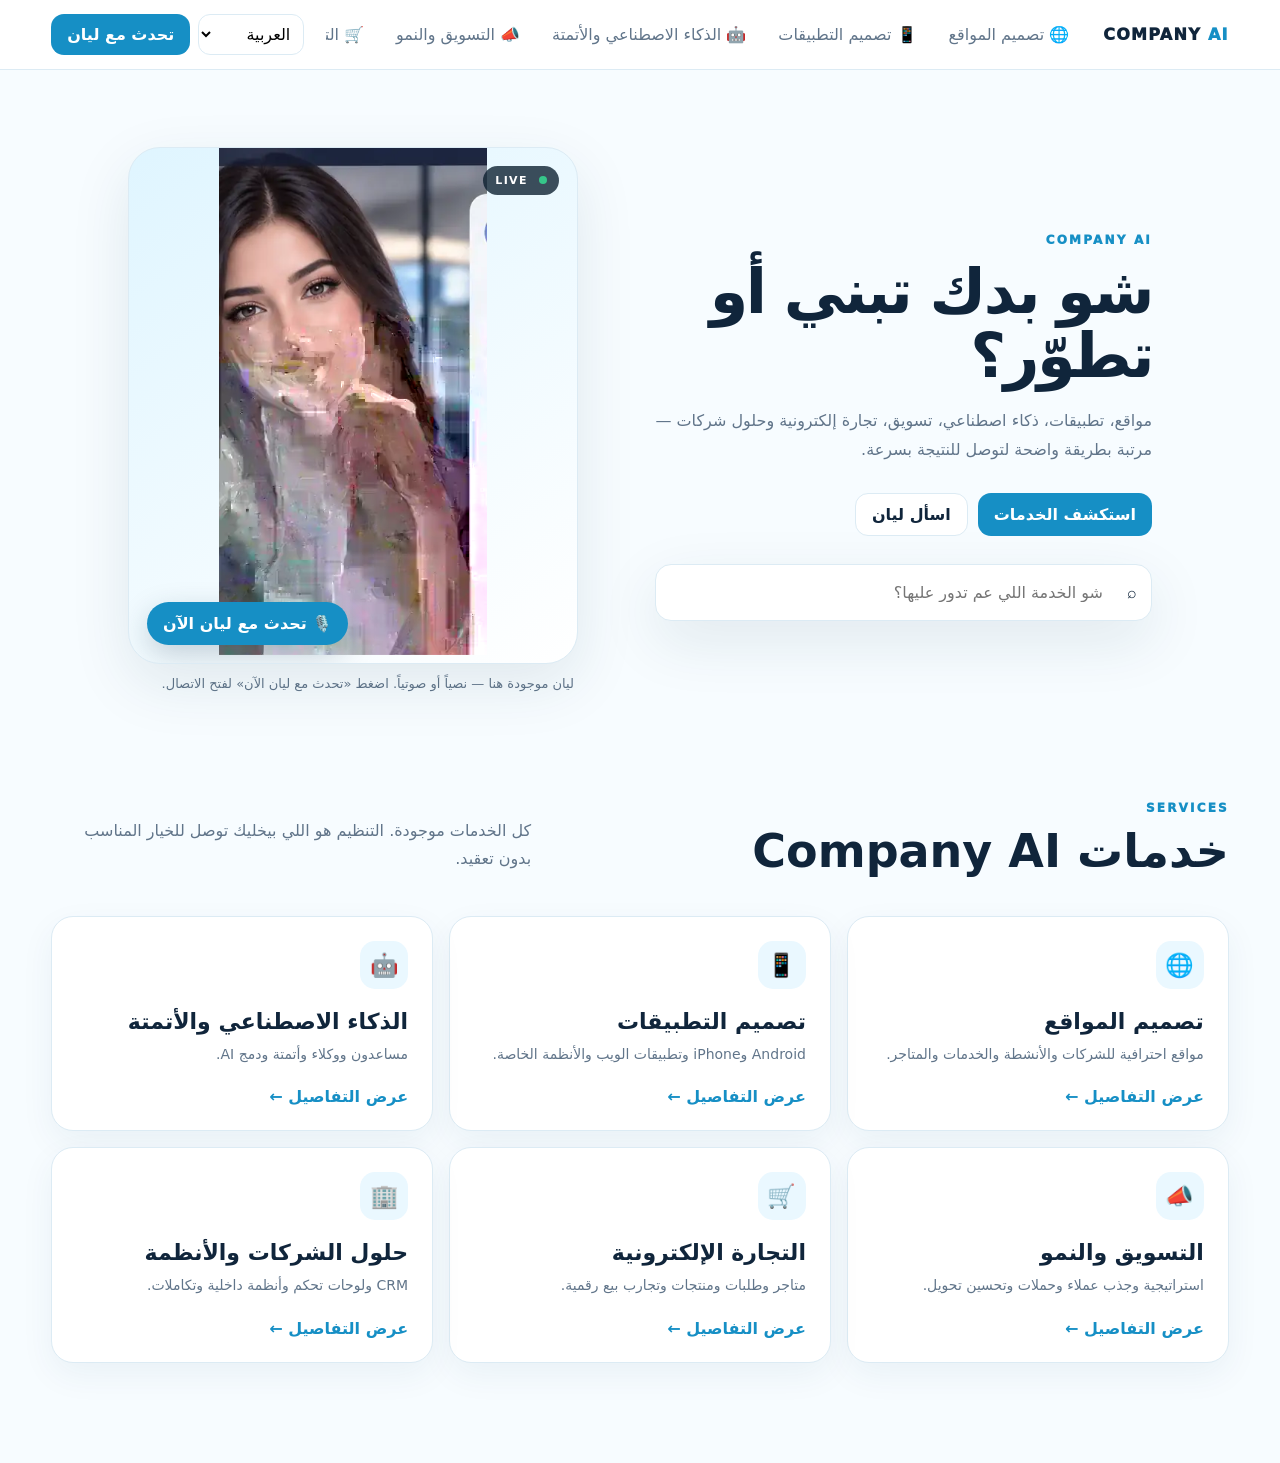
<file: launch-v1/index.html>
<!doctype html>
<html lang="ar" dir="rtl">
<head>
<meta charset="utf-8">
<meta name="viewport" content="width=device-width,initial-scale=1,viewport-fit=cover">
<meta name="referrer" content="strict-origin-when-cross-origin">
<meta name="description" content="Company AI — حلول المواقع والتطبيقات والذكاء الاصطناعي والنمو.">
<title>Company AI</title>
<link rel="stylesheet" href="/launch-v1/styles.css?v=8">
</head>
<body>
<header class="site-header">
  <a class="brand" href="#home" aria-label="Company AI">COMPANY <span>AI</span></a>
  <nav id="mainNav" class="main-nav" aria-label="Main navigation"></nav>
  <div class="header-actions">
    <select id="language" aria-label="Language">
      <option value="ar">العربية</option><option value="en">English</option>
      <option value="fr">Français</option><option value="de">Deutsch</option><option value="es">Español</option>
    </select>
    <button id="openChat" class="chat-link" type="button">تحدث مع ليان</button>
  </div>
</header>
<main id="home">
  <section class="hero">
    <div class="hero-copy">
      <span class="eyebrow">COMPANY AI</span>
      <h1 id="heroTitle">شو بدك تبني أو تطوّر؟</h1>
      <p id="heroText">مواقع، تطبيقات، ذكاء اصطناعي، تسويق، تجارة إلكترونية وحلول شركات — مرتبة بطريقة واضحة لتوصل للنتيجة بسرعة.</p>
      <div class="hero-actions">
        <button id="browseServices" class="primary" type="button">استكشف الخدمات</button>
        <button id="heroChat" class="secondary" type="button">اسأل ليان</button>
      </div>
      <label class="search"><span>⌕</span><input id="serviceSearch" type="search" placeholder="شو الخدمة اللي عم تدور عليها؟" autocomplete="off"></label>
    </div>
    <div class="hero-visual">
      <div class="office-frame">
        <img src="[data-uri]" alt="Layan" loading="eager" fetchpriority="high">
        <div class="live-badge"><i></i> LIVE</div>
        <button id="heroVoice" class="layan-call" type="button">🎙️ تحدث مع ليان الآن</button>
      </div>
      <div class="visual-note">ليان موجودة هنا — نصياً أو صوتياً. اضغط «تحدث مع ليان الآن» لفتح الاتصال.</div>
    </div>
  </section>
  <section id="services" class="services-section">
    <div class="section-heading"><div><span class="eyebrow">SERVICES</span><h2>خدمات Company AI</h2></div><p>كل الخدمات موجودة. التنظيم هو اللي بيخليك توصل للخيار المناسب بدون تعقيد.</p></div>
    <div id="serviceGrid" class="service-grid"></div>
  </section>
</main>
<div id="drawer" class="drawer" aria-hidden="true">
  <div class="drawer-backdrop" data-close></div>
  <aside class="drawer-panel"><button class="close" data-close aria-label="Close">×</button><div id="drawerContent"></div></aside>
</div>
<div id="chatModal" class="modal" aria-hidden="true">
  <div class="modal-backdrop" data-close-chat></div>
  <section class="chat-panel" role="dialog" aria-modal="true" aria-labelledby="chatTitle">
    <button class="close" data-close-chat aria-label="Close">×</button>
    <div class="chat-head">
      <div class="chat-visual"><img src="[data-uri]" alt="Layan" loading="eager" fetchpriority="high"></div>
      <div><div class="live-dot"></div><h2 id="chatTitle">ليان</h2><p>مساعدة Company AI</p></div>
    </div>
    <div id="chatMessages" class="chat-messages"><div class="bubble assistant">أهلاً! شو حابب تبني أو تطوّر؟</div></div>
    <form id="chatForm" class="chat-form"><input id="chatInput" autocomplete="off" placeholder="اكتب طلبك..." required><button type="submit">إرسال</button></form>
    <div class="voice-actions"><button id="voiceButton" class="voice-button" type="button">🎙️ ابدأ الاتصال الصوتي مع ليان</button><button id="textOnlyButton" class="text-only-button" type="button">💬 متابعة بالدردشة النصية</button></div>
  </section>
</div>
<script defer src="/launch-v1/app.js?v=3"></script>
</body>
</html>
</file>
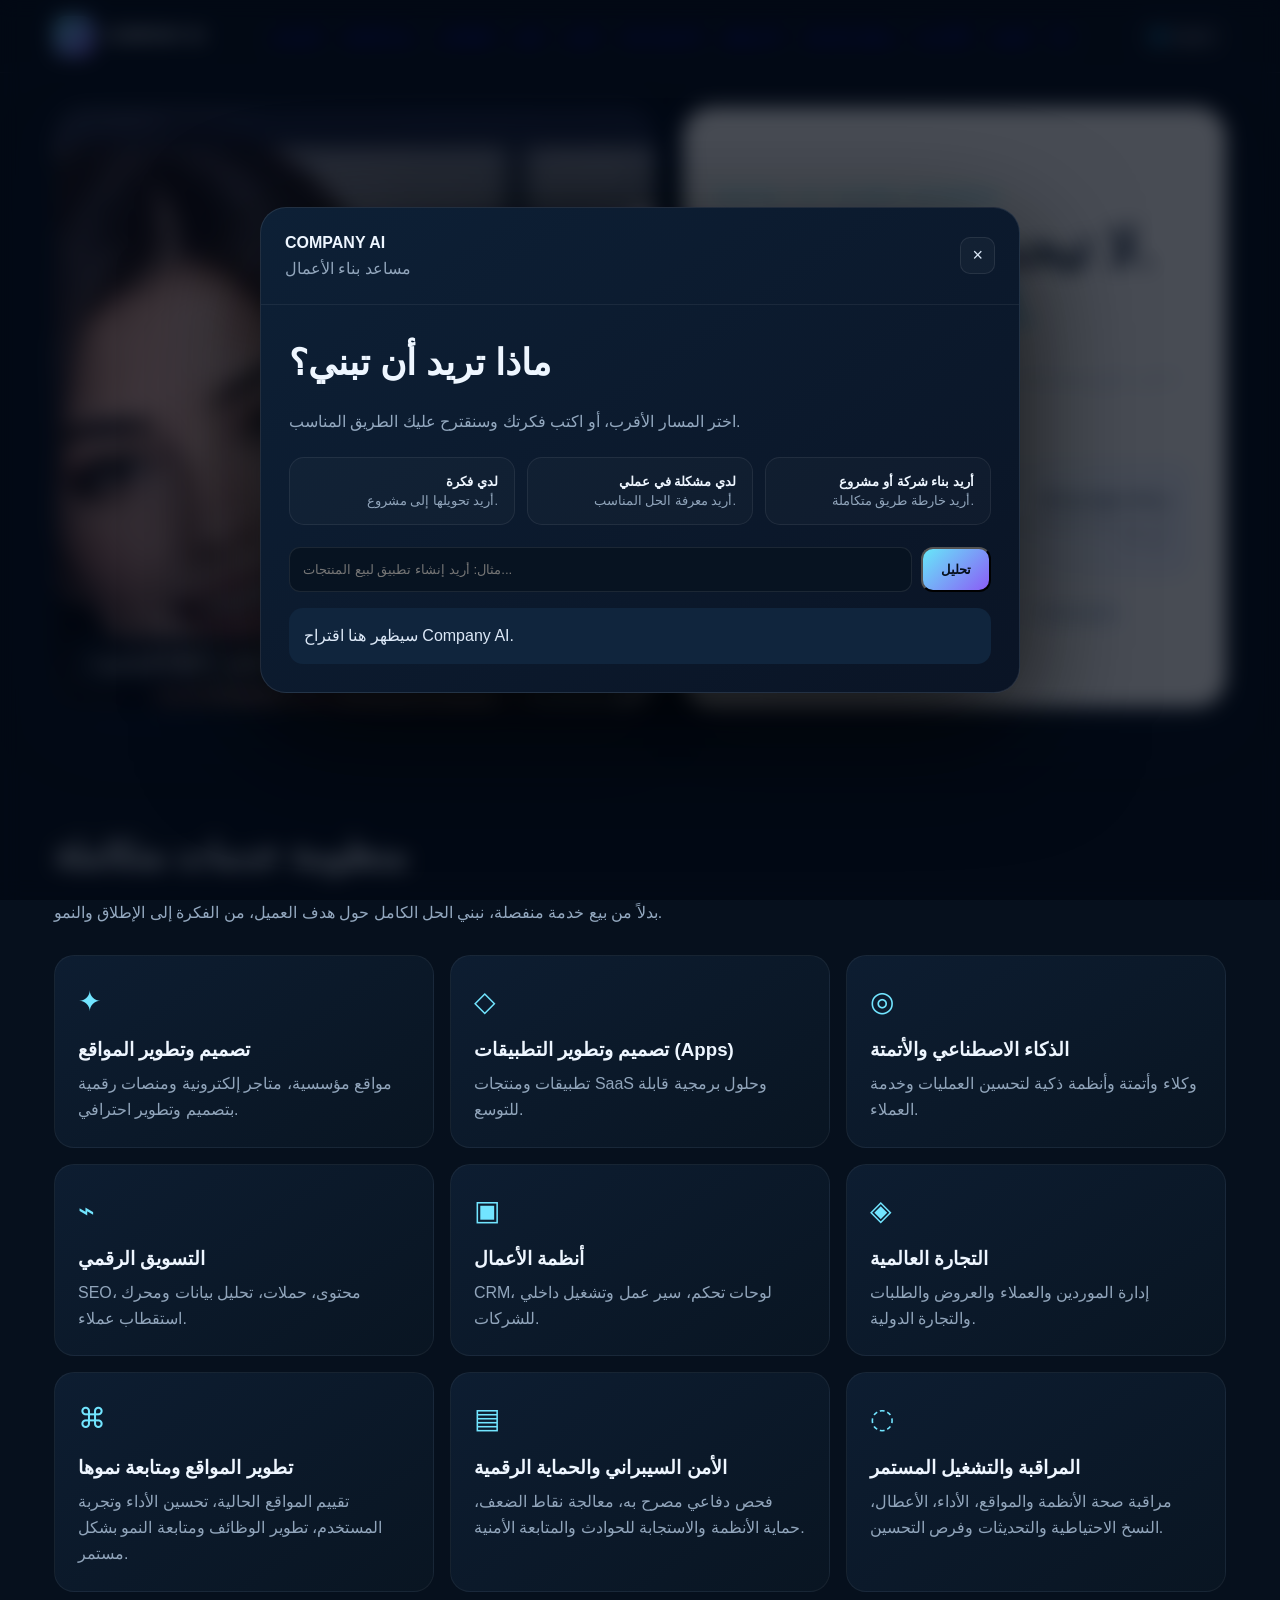
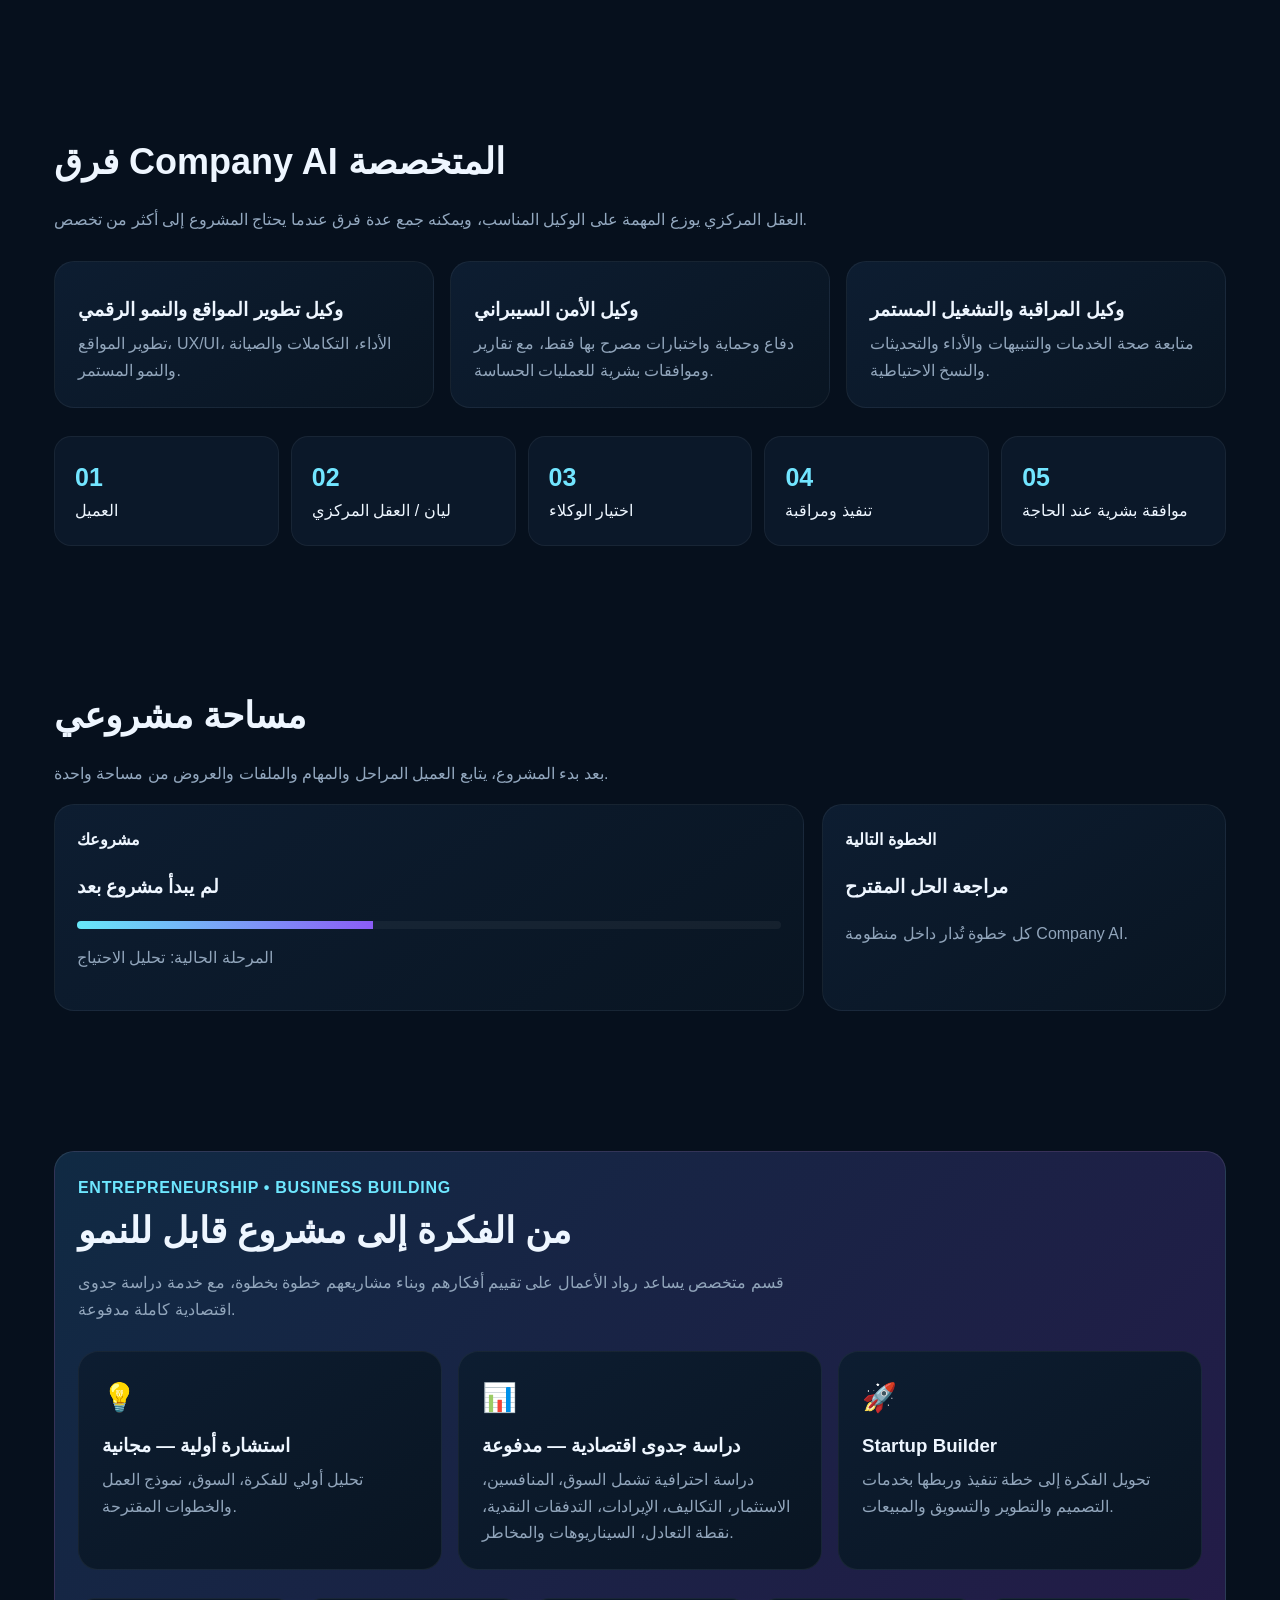
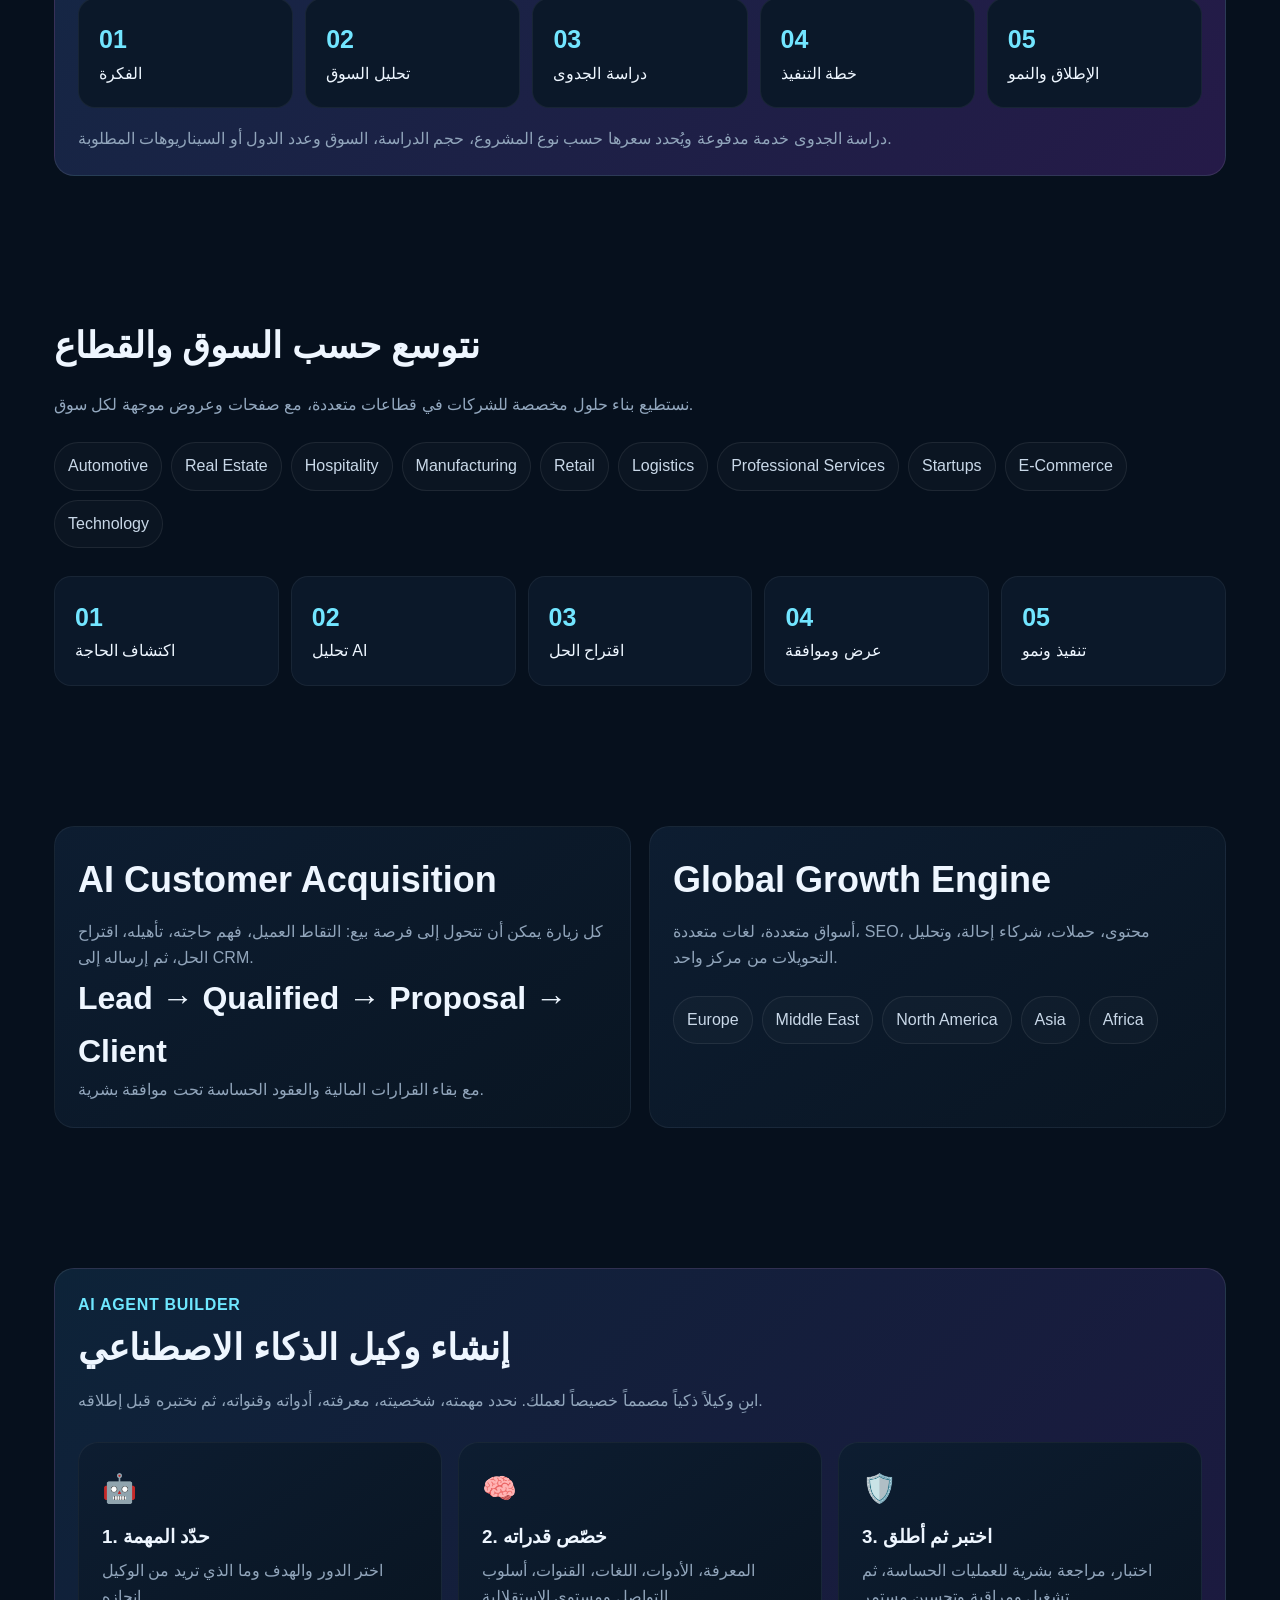
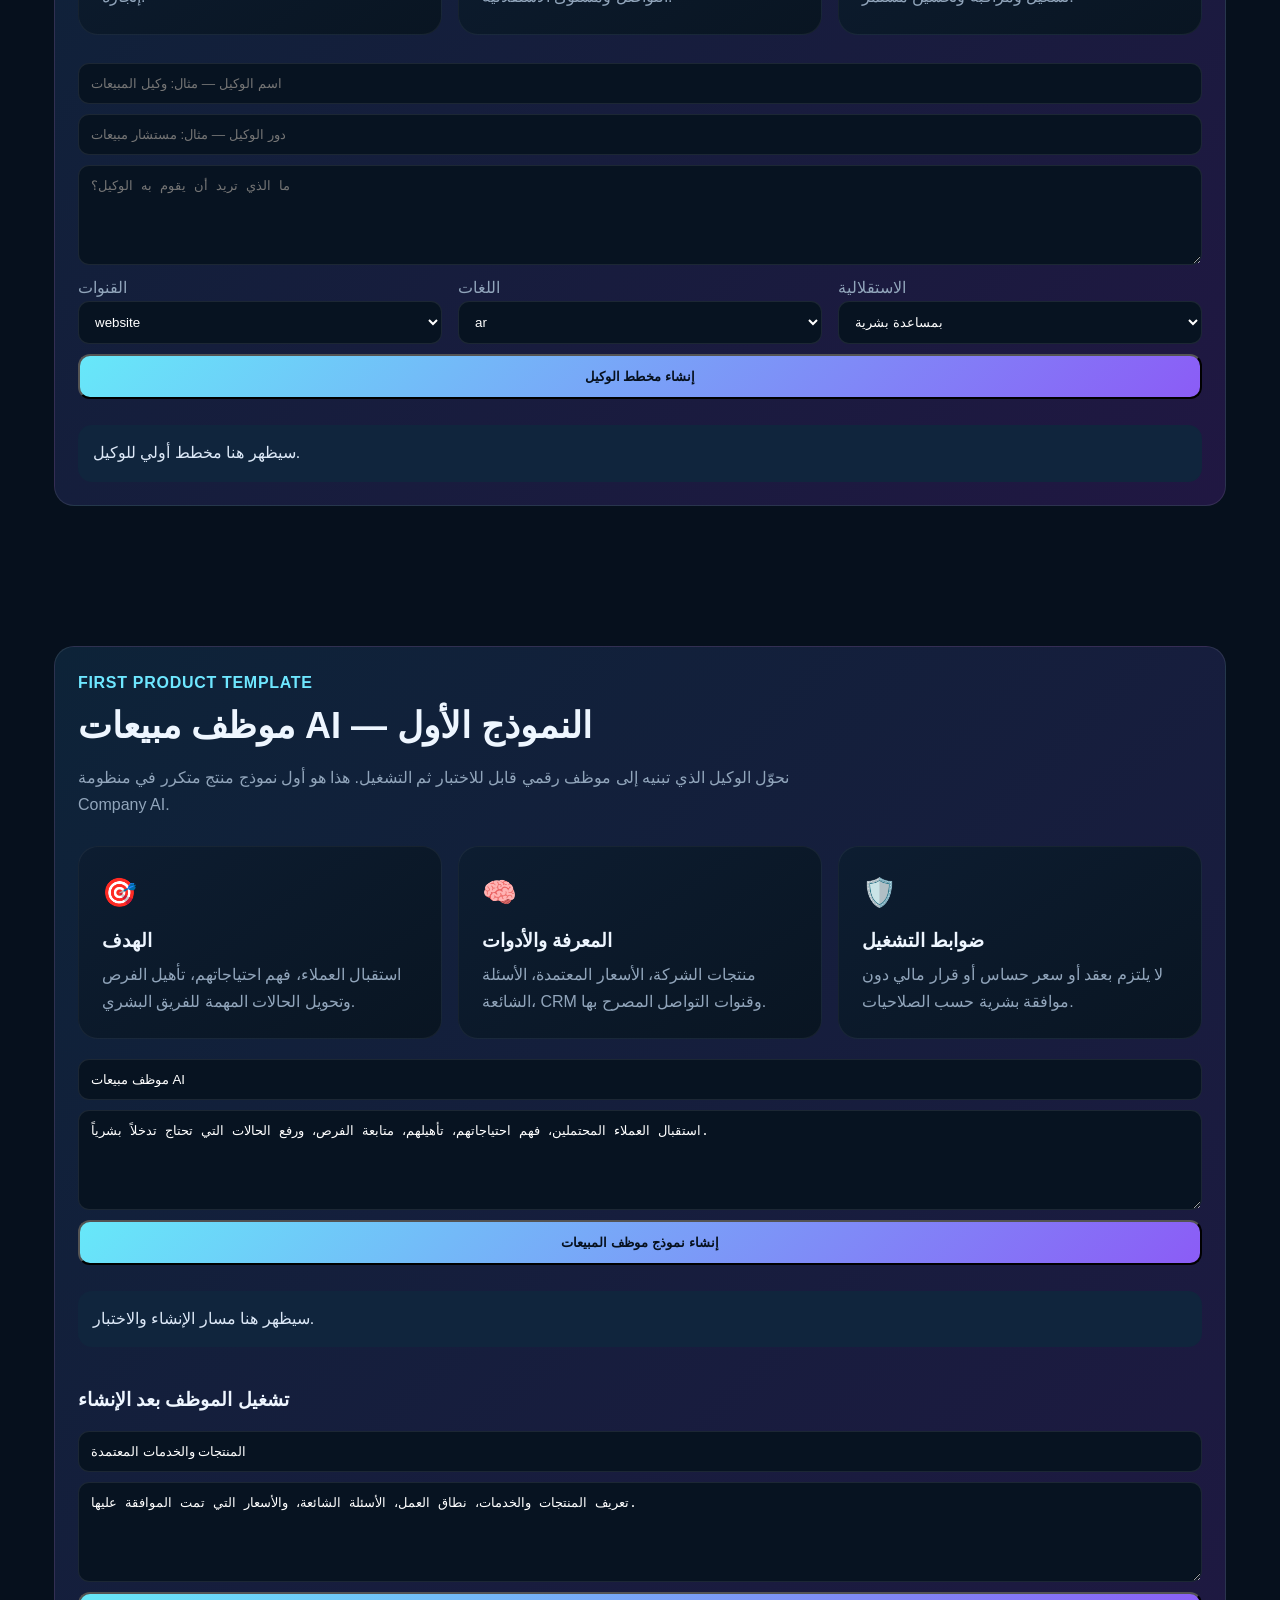
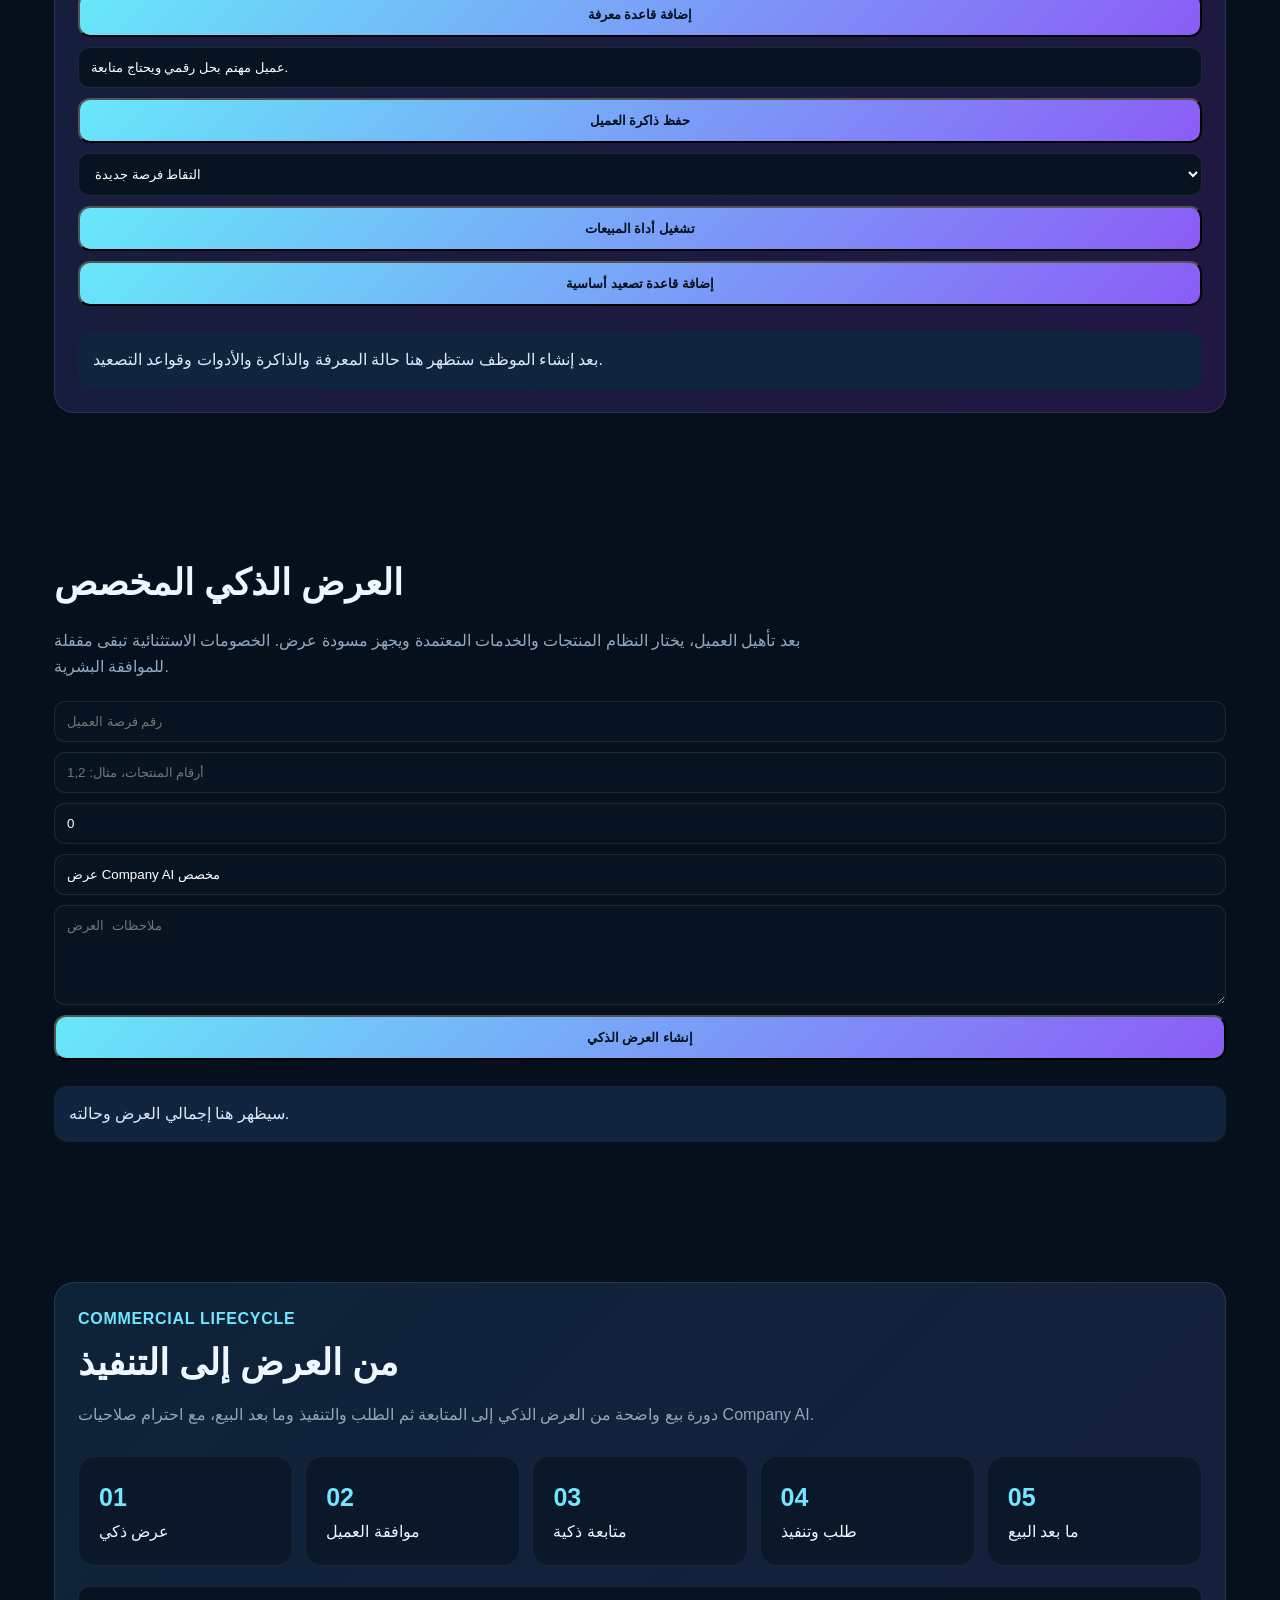
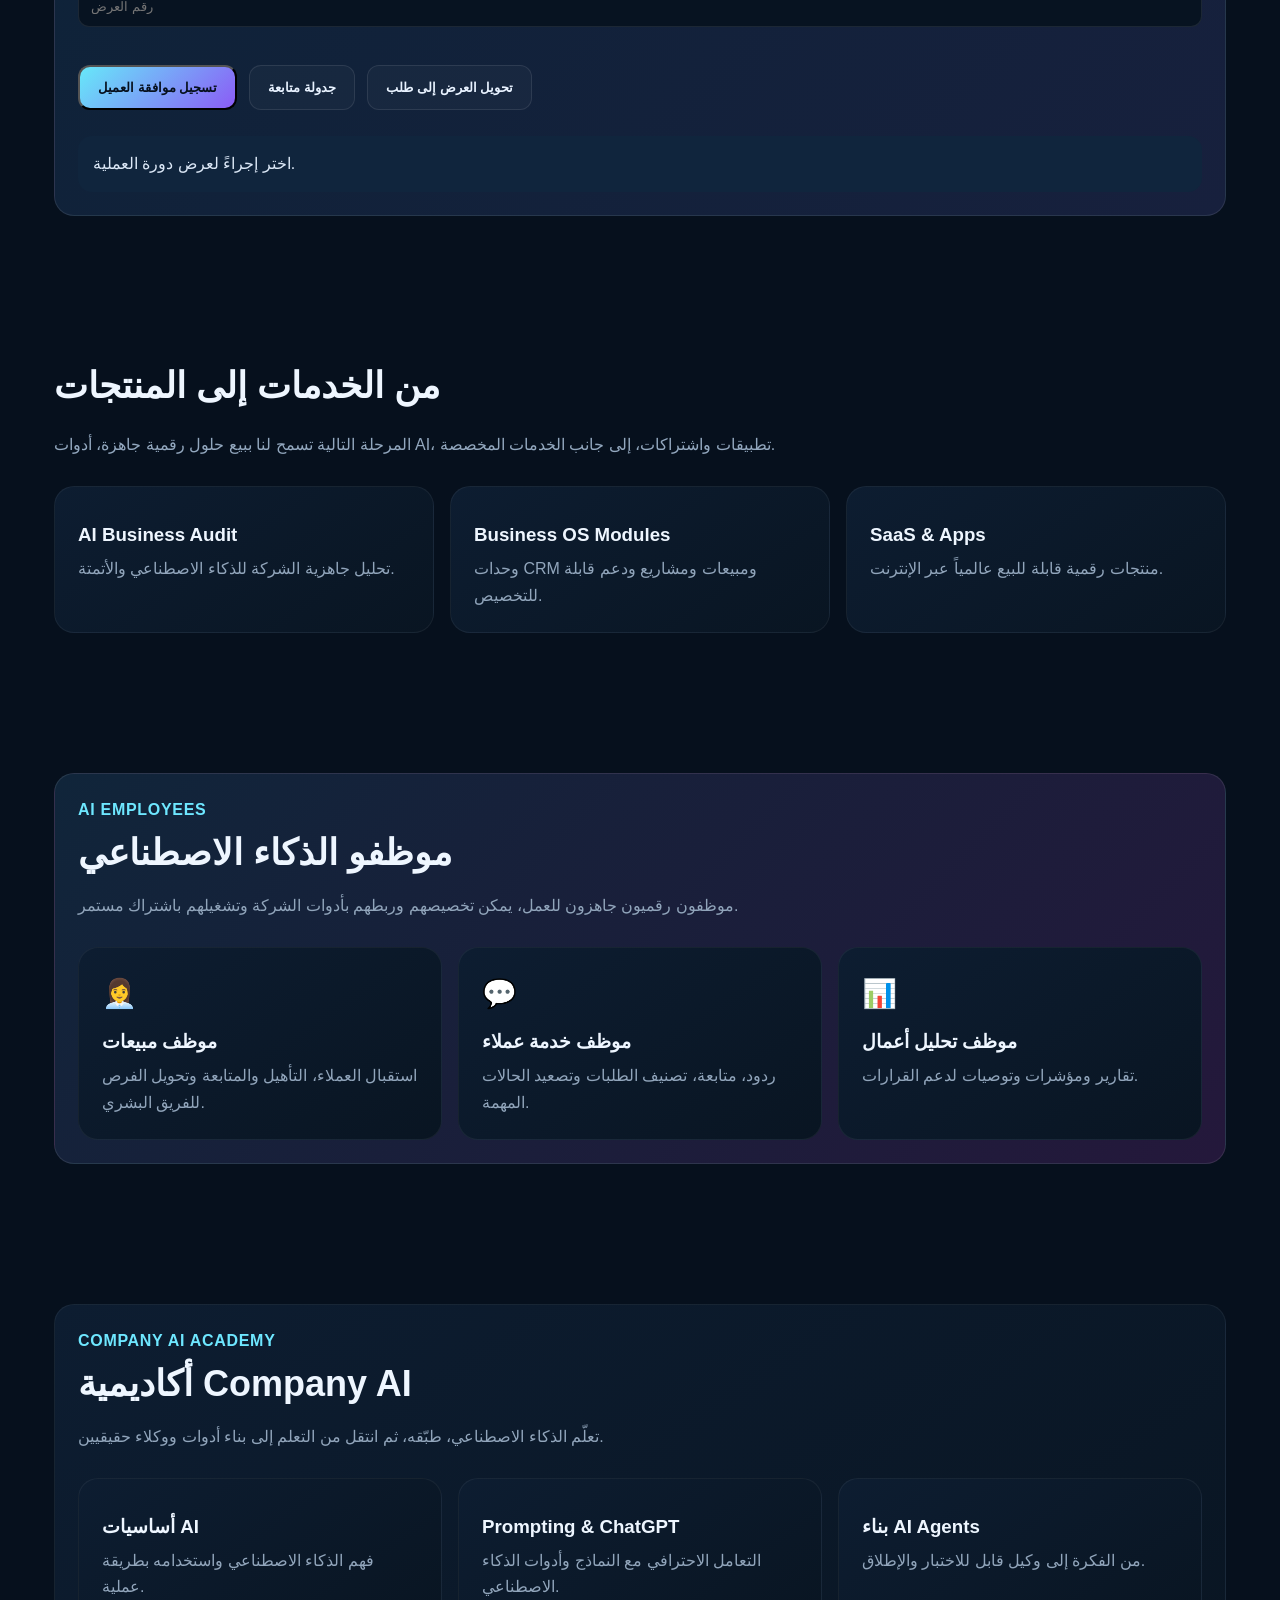
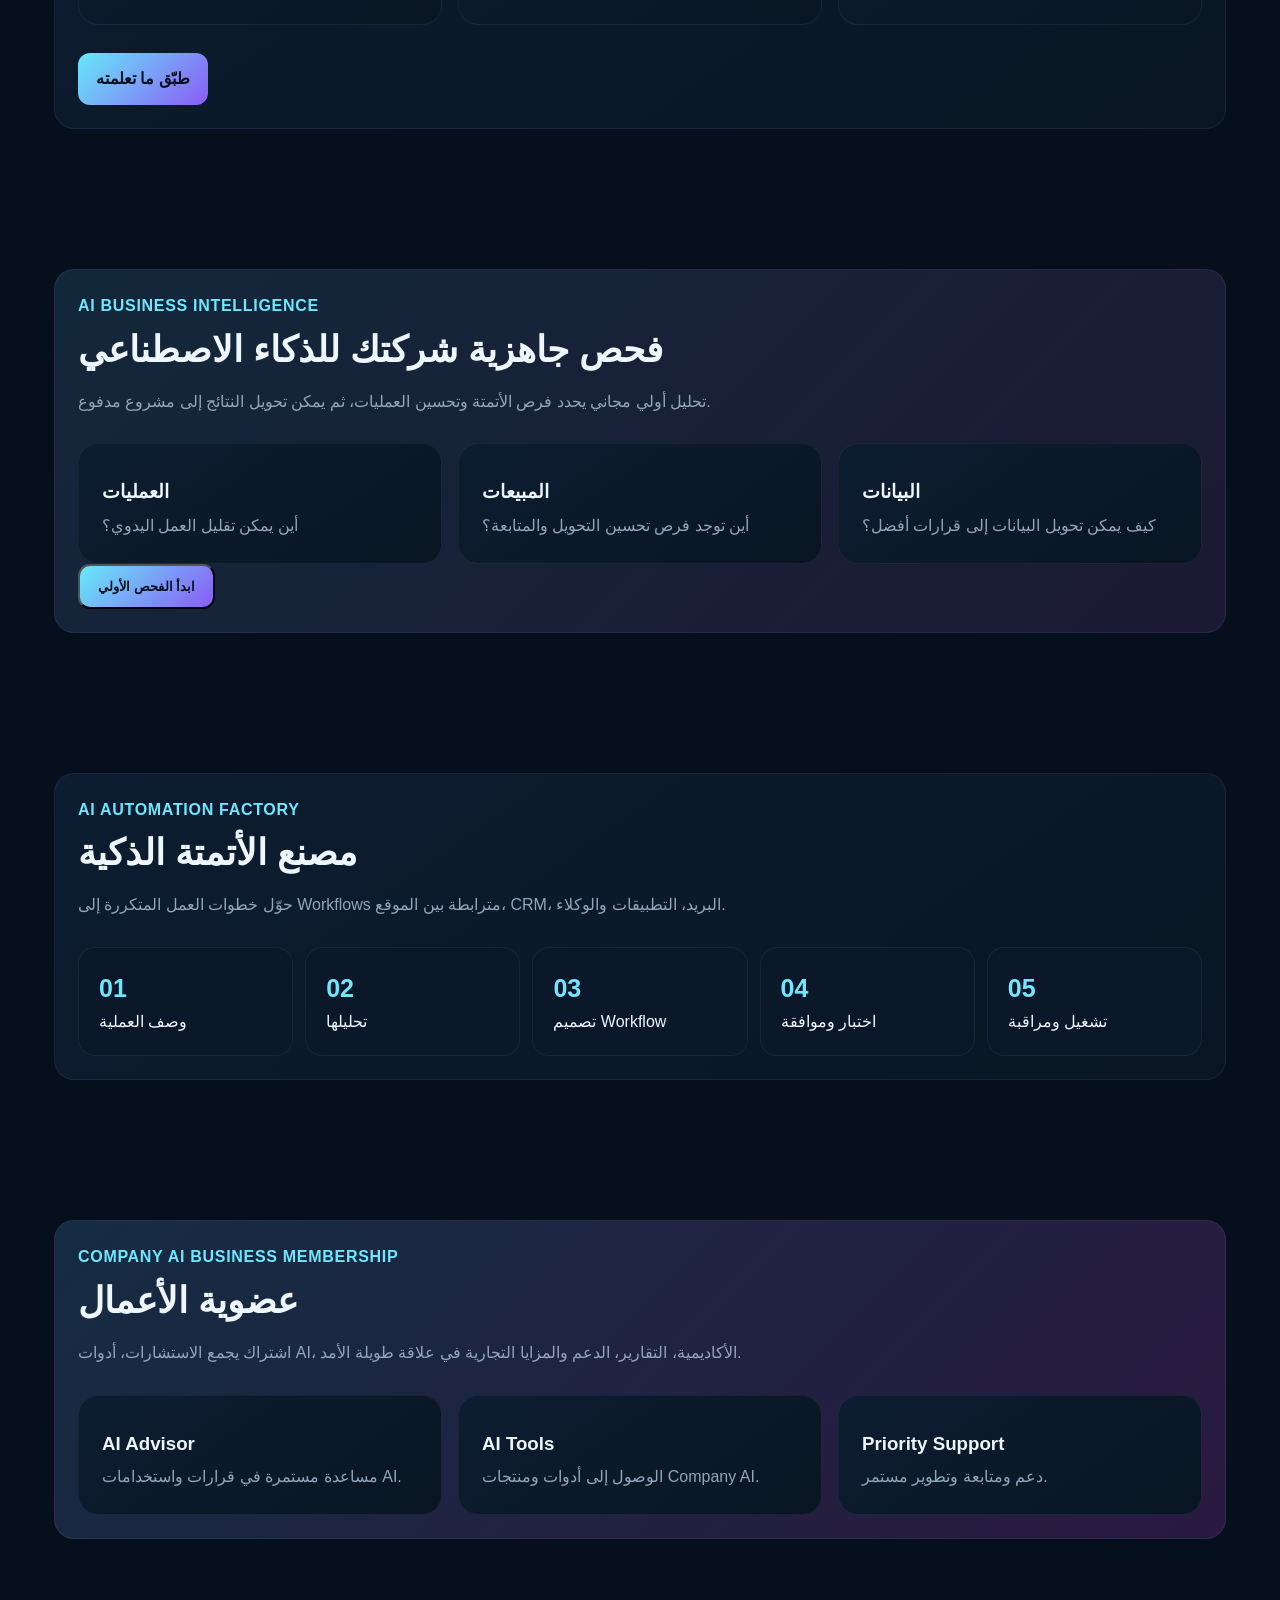
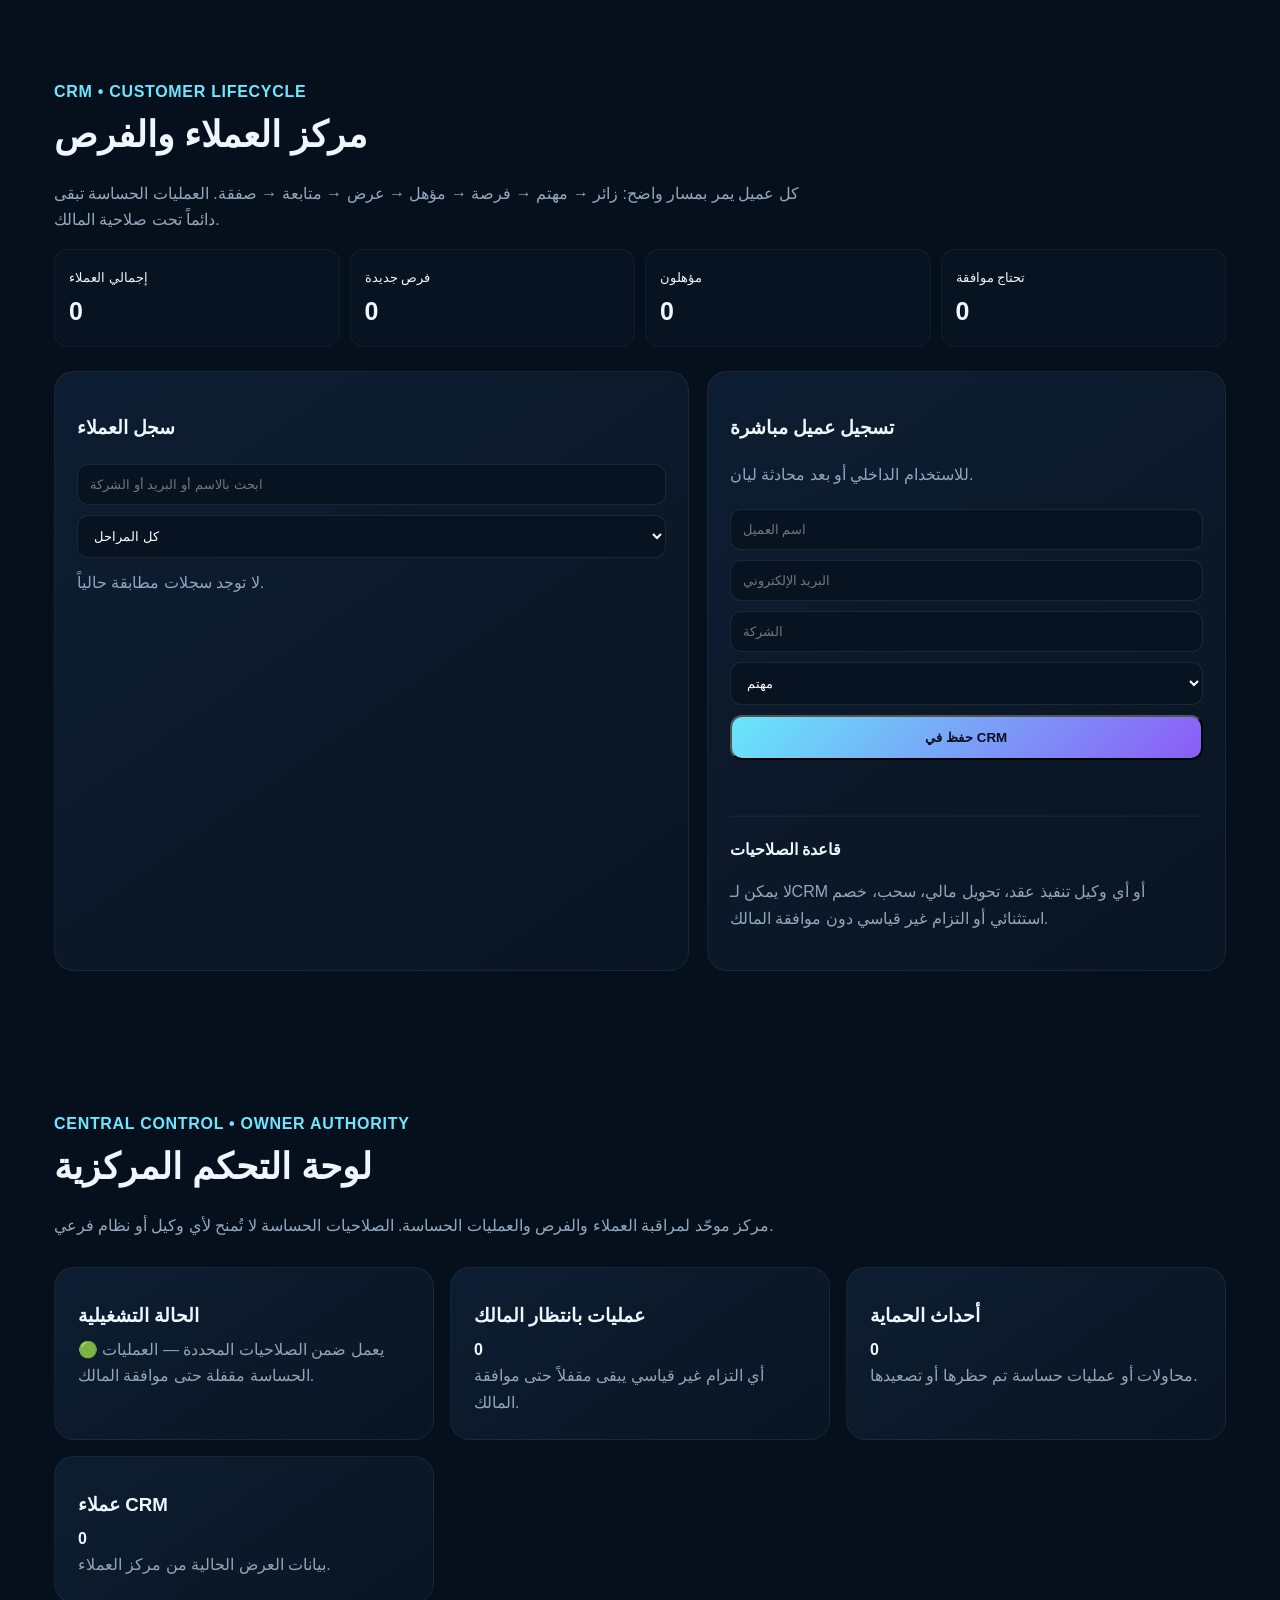
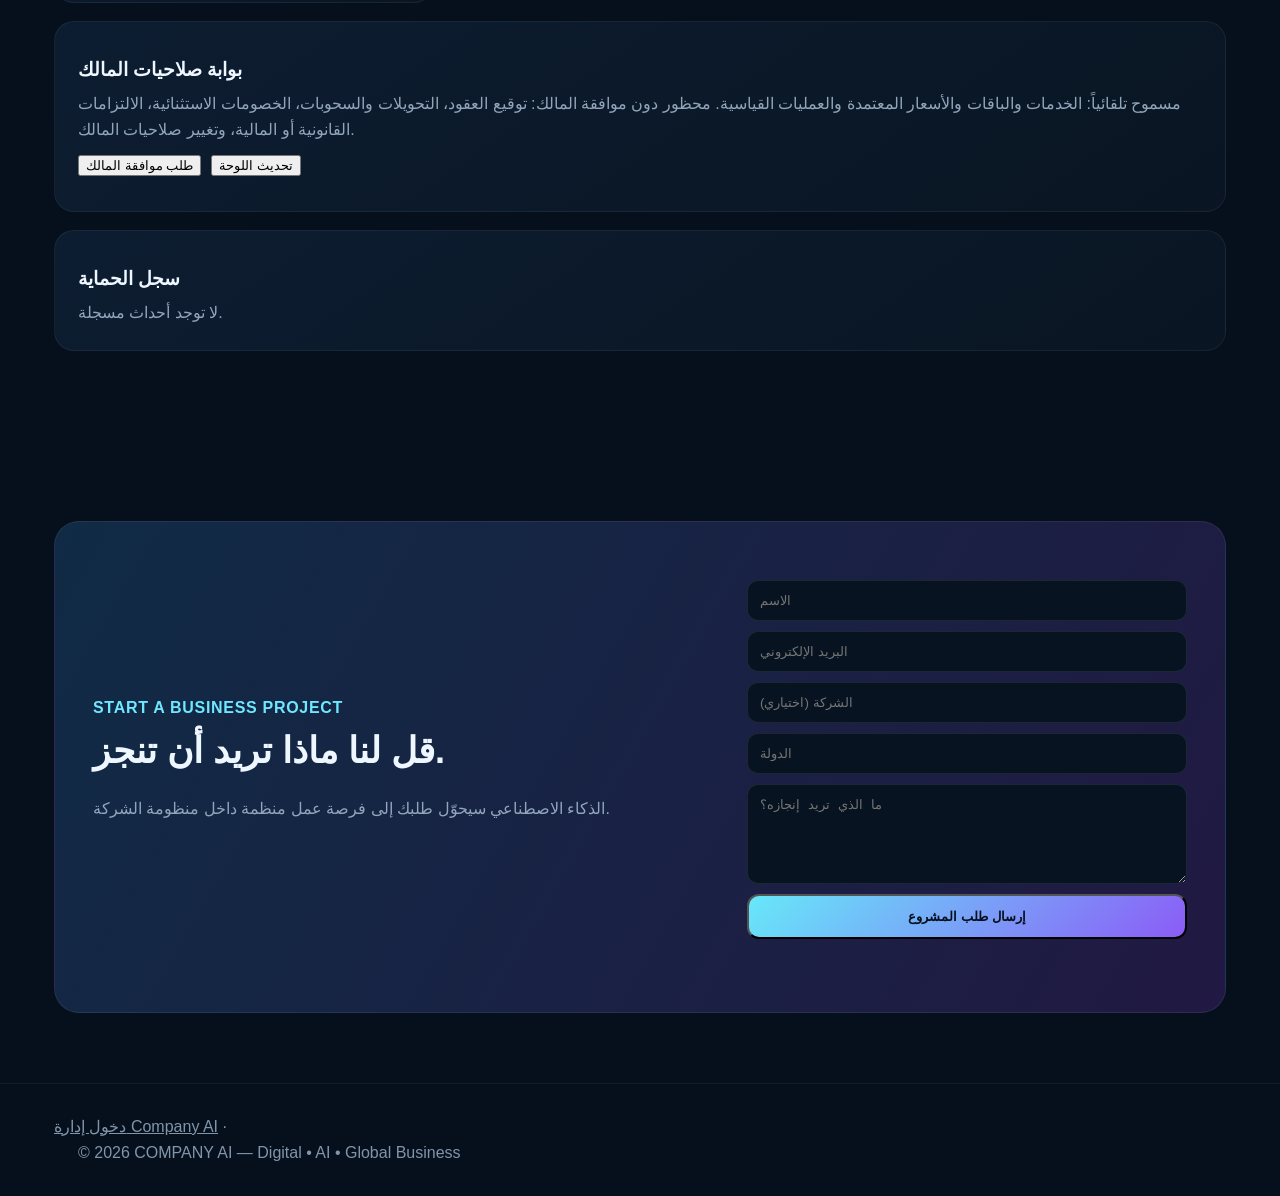
<file: companyai_v9_optimized.html>
<!doctype html><html lang="ar" dir="rtl"><head><meta charset="utf-8"><meta name="viewport" content="width=device-width,initial-scale=1"><meta name="description" content="COMPANY AI — Digital, AI & Global Business"><title>COMPANY AI — Global Business OS</title><style>
*{box-sizing:border-box}html{scroll-behavior:smooth}body{margin:0;font-family:Arial,Tahoma,sans-serif;background:#06101d;color:#eef6ff;line-height:1.65}.wrap{max-width:1220px;margin:auto;padding:0 24px}.nav{position:sticky;top:0;z-index:20;background:#06101ddd;backdrop-filter:blur(18px);border-bottom:1px solid #ffffff12}.navin{height:72px;display:flex;align-items:center;justify-content:space-between;gap:18px}.brand{display:flex;align-items:center;gap:10px;font-weight:900}.logo{width:40px;height:40px;border-radius:12px;background:linear-gradient(135deg,#67e8f9,#8b5cf6);display:grid;place-items:center;color:#06101d;font-weight:900}.links{display:flex;gap:22px;color:#9fb2c9;font-size:14px}.links a:hover{color:#fff}.lang{border:1px solid #ffffff18;background:#ffffff08;color:#dce9f8;border-radius:10px;padding:9px 11px;cursor:pointer}.hero{padding:90px 0 60px}.heroGrid{display:grid;grid-template-columns:1.08fr .92fr;gap:50px;align-items:center}.eyebrow{color:#6ee7ff;font-weight:800;letter-spacing:.7px}.hero h1{font-size:clamp(43px,6vw,76px);line-height:1.06;margin:14px 0}.hero h1 span{background:linear-gradient(90deg,#fff,#67e8f9,#a78bfa);-webkit-background-clip:text;color:transparent}.lead{font-size:19px;color:#a9bbd0;max-width:680px}.actions{display:flex;gap:12px;flex-wrap:wrap;margin-top:28px}.btn,.ghost{padding:13px 18px;border-radius:12px;text-decoration:none;font-weight:800}.btn{background:linear-gradient(135deg,#67e8f9,#8b5cf6);color:#06101d}.ghost{border:1px solid #ffffff18;color:#e8f2ff;background:#ffffff07}.aiBox{background:linear-gradient(145deg,#0d2036,#0a1425);border:1px solid #ffffff14;border-radius:26px;padding:20px;box-shadow:0 30px 90px #0009}.window{border-radius:18px;border:1px solid #ffffff10;overflow:hidden}.top{height:42px;background:#0b1a2d;display:flex;align-items:center;gap:7px;padding:0 14px}.dot{width:8px;height:8px;border-radius:50%;background:#7d8fa5}.chat{padding:20px}.bubble{padding:13px 15px;border-radius:15px;background:#10253d;margin:9px 0;color:#dce8f7}.bubble.user{background:#172f45;margin-right:25px}.input{display:flex;gap:8px;margin-top:14px}.input input{flex:1;background:#081625;border:1px solid #ffffff16;color:#fff;padding:12px;border-radius:11px}.section{padding:70px 0}.section h2{font-size:36px;margin:0 0 10px}.sub{color:#93a8bf;max-width:760px}.cards{display:grid;grid-template-columns:repeat(3,1fr);gap:16px;margin-top:28px}.card{padding:23px;border-radius:20px;background:linear-gradient(145deg,#0d1d31,#091522);border:1px solid #ffffff0e}.card h3{margin:10px 0 5px}.card p{color:#91a5bb;margin:0}.icon{font-size:28px;color:#72e5ff}.sectors{display:flex;flex-wrap:wrap;gap:9px;margin-top:24px}.chip{border:1px solid #ffffff13;background:#ffffff06;padding:10px 13px;border-radius:999px;color:#c9d8e8}.flow{display:grid;grid-template-columns:repeat(5,1fr);gap:12px;margin-top:28px}.step{padding:20px;border:1px solid #ffffff0e;border-radius:17px;background:#0b1829}.step b{font-size:25px;color:#72e5ff}.growth{display:grid;grid-template-columns:1fr 1fr;gap:18px}.metric{font-size:32px;font-weight:900}.muted{color:#91a5bb}.cta{margin-top:30px;padding:38px;border-radius:25px;background:linear-gradient(120deg,#102b45,#211943);border:1px solid #ffffff12;display:flex;justify-content:space-between;gap:20px;align-items:center}.form{display:grid;gap:10px;margin-top:20px}.form input,.form textarea,.form select{width:100%;background:#071321;border:1px solid #ffffff16;color:#fff;border-radius:11px;padding:12px}.form textarea{min-height:100px}.status{color:#8fa5bc;min-height:25px}.footer{border-top:1px solid #ffffff0d;padding:30px 0;color:#8195aa}.hide{display:none}.aiModal{position:fixed;inset:0;background:#020813b8;backdrop-filter:blur(10px);z-index:100;display:none;align-items:center;justify-content:center;padding:20px}.aiModal.open{display:flex}.aiPanel{width:min(760px,100%);background:linear-gradient(145deg,#0d2036,#0a1425);border:1px solid #ffffff18;border-radius:26px;box-shadow:0 35px 120px #000c;overflow:hidden}.aiPanelHead{display:flex;justify-content:space-between;align-items:center;padding:22px 24px;border-bottom:1px solid #ffffff10}.close{border:1px solid #ffffff16;background:#ffffff08;color:#dce9f8;border-radius:10px;padding:7px 11px;cursor:pointer;font-size:18px}.aiPanelBody{padding:28px}.aiPanelBody h2{font-size:36px;margin:0 0 8px}.choiceGrid{display:grid;grid-template-columns:repeat(3,1fr);gap:12px;margin:22px 0}.choice{border:1px solid #ffffff12;background:#ffffff06;color:#eef6ff;border-radius:15px;padding:16px;text-align:right;cursor:pointer}.choice:hover{border-color:#72e5ff66;background:#72e5ff0d}.choice b{display:block;margin-bottom:4px}.choice span{color:#91a5bb;font-size:13px}.aiPanelInput{display:flex;gap:9px}.aiPanelInput input{flex:1;background:#071321;border:1px solid #ffffff16;color:#fff;border-radius:11px;padding:13px}.modalResult{margin-top:16px;padding:15px;border-radius:14px;background:#10253d;color:#dce8f7;min-height:50px}.projectCard{display:grid;grid-template-columns:1.3fr .7fr;gap:18px;align-items:stretch}.projectMini{padding:22px;border-radius:20px;background:linear-gradient(145deg,#0d1d31,#091522);border:1px solid #ffffff0e}.progress{height:8px;background:#ffffff0c;border-radius:99px;overflow:hidden;margin:14px 0}.progress i{display:block;height:100%;width:42%;background:linear-gradient(90deg,#67e8f9,#8b5cf6)}@media(max-width:900px){.heroGrid,.growth{grid-template-columns:1fr}.cards{grid-template-columns:1fr 1fr}.flow{grid-template-columns:1fr 1fr}.links{display:none}}@media(max-width:520px){.cards,.flow{grid-template-columns:1fr}.cta{display:block}.hero{padding-top:55px}}

/* Approved Layan professional interface */
.layanHero{padding:34px 0 48px}.layanHeroGrid{display:grid;grid-template-columns:minmax(0,1.05fr) minmax(0,.95fr);gap:28px;align-items:stretch}.layanVisual{position:relative;min-height:600px;border-radius:30px;overflow:hidden;background:#101b2b;box-shadow:0 25px 70px rgba(18,38,70,.18)}.layanVisual img{position:absolute;inset:0;width:100%;height:100%;object-fit:cover;object-position:center top}.layanVisualShade{position:absolute;inset:0;background:linear-gradient(180deg,rgba(4,12,22,.02),rgba(4,12,22,.05) 55%,rgba(4,12,22,.55))}.layanTag{position:absolute;right:18px;left:18px;bottom:18px;color:#fff;background:rgba(7,19,33,.72);backdrop-filter:blur(14px);border:1px solid rgba(255,255,255,.18);border-radius:18px;padding:12px 15px;font-weight:800}.layanWelcome{background:#fff;border:1px solid #dbe5f3;border-radius:30px;padding:34px;box-shadow:0 25px 70px rgba(31,63,101,.10);display:flex;flex-direction:column;justify-content:center}.layanWelcome h1{font-size:clamp(36px,4.2vw,62px);line-height:1.08;margin:8px 0 14px;color:#10213a}.layanWelcome h1 span{background:linear-gradient(90deg,#1c4fe0,#27b8ff);-webkit-background-clip:text;color:transparent}.layanWelcome .lead{font-size:16px;line-height:1.8}.layanChoiceGrid{display:grid;grid-template-columns:1fr 1fr;gap:12px;margin-top:22px}.layanChoice{position:relative;text-align:right;border:1px solid #d7e3f3;background:#f8fbff;color:#17304e;border-radius:18px;padding:18px;min-height:116px;cursor:pointer;transition:.2s}.layanChoice:hover{transform:translateY(-2px);box-shadow:0 12px 30px rgba(31,63,101,.12)}.layanChoice strong{display:block;font-size:15px}.layanChoice small{display:block;margin-top:7px;color:#6b7d94;line-height:1.6}.voiceChoice{background:linear-gradient(135deg,#f4fbff,#eef2ff);border-color:#c9ddff}.voiceIcon{position:absolute;left:14px;top:14px;font-size:22px}.layanTrust{display:flex;gap:8px;flex-wrap:wrap;margin-top:18px}.layanTrust span{font-size:11px;padding:8px 10px;background:#f0f5fb;border-radius:10px;color:#37516f}
.layanVoiceStage{position:fixed;inset:0;z-index:9999;background:#071322;display:none}.layanVoiceStage.open{display:block}.layanVoiceShell{height:100dvh;width:100vw;display:grid;grid-template-columns:minmax(0,58%) minmax(0,42%);overflow:hidden}.layanVoiceVisual{position:relative;overflow:hidden;display:flex;align-items:center;justify-content:center;background:radial-gradient(circle at 50% 42%,#17324f,#06101d 70%)}.layanVoicePortrait{height:94%;max-width:94%;object-fit:contain;filter:drop-shadow(0 30px 60px rgba(0,0,0,.5));transform-origin:50% 55%;transition:transform .25s}.layanVoiceStage.listening .layanVoicePortrait{animation:layanListen 1.1s ease-in-out infinite alternate}.layanVoiceStage.speaking .layanVoicePortrait{animation:layanTalk .7s ease-in-out infinite alternate}.layanVoiceFace{position:absolute;left:50%;top:48%;width:70px;height:28px;transform:translate(-50%,-50%);pointer-events:none;opacity:0}.layanVoiceStage.speaking .layanVoiceFace{opacity:.55;animation:layanMouth .18s steps(2,end) infinite}.layanVoiceGlow{position:absolute;width:min(70vw,800px);height:min(70vw,800px);border-radius:50%;background:radial-gradient(circle,rgba(95,231,255,.12),transparent 65%);pointer-events:none}.layanVoicePanel{background:#f8fbff;display:flex;flex-direction:column;min-width:0}.layanVoiceTop{height:72px;display:flex;align-items:center;justify-content:space-between;padding:0 18px;border-bottom:1px solid #dbe5f3}.layanVoiceTop b{display:block;color:#10213a}.layanVoiceTop small{color:#708198}.layanClose{border:0;background:#edf2f8;color:#1d3048;width:42px;height:42px;border-radius:50%;font-size:23px}.layanVoiceBody{flex:1;display:flex;flex-direction:column;justify-content:center;padding:28px;overflow:auto}.layanVoiceState{text-align:center;font-size:24px;font-weight:900;color:#10213a}.layanVoiceSub{text-align:center;color:#6b7d94;margin-top:7px}.layanWave{height:58px;display:flex;align-items:center;justify-content:center;gap:5px;margin:22px 0}.layanWave i{width:6px;height:16px;border-radius:8px;background:linear-gradient(#5fe7ff,#7657ff)}.layanVoiceStage.listening .layanWave i,.layanVoiceStage.speaking .layanWave i{animation:layanWave .55s infinite alternate}.layanWave i:nth-child(2){animation-delay:.08s}.layanWave i:nth-child(3){animation-delay:.16s}.layanWave i:nth-child(4){animation-delay:.24s}.layanWave i:nth-child(5){animation-delay:.32s}.layanVoiceText{background:#fff;border:1px solid #dbe5f3;border-radius:18px;padding:15px;line-height:1.75;color:#273b55;min-height:86px}.layanVoiceActions{display:flex;gap:10px;margin-top:14px}.layanVoiceActions button{flex:1;border:0;border-radius:14px;padding:14px;font-weight:900;cursor:pointer}.layanStart{background:linear-gradient(135deg,#2258e6,#7657ff);color:#fff}.layanDemo{background:#eaf4ff;color:#1752b7;border:1px solid #cfe2ff!important}.layanVoiceNote{text-align:center;color:#7b8ba0;font-size:11px;margin-top:12px}@keyframes layanTalk{from{transform:translateY(0) scale(1)}to{transform:translateY(-5px) scale(1.008)}}@keyframes layanListen{from{transform:scale(1)}to{transform:scale(1.012)}}@keyframes layanMouth{0%{transform:translate(-50%,-50%) scaleY(.3)}50%{transform:translate(-50%,-50%) scaleY(1.15)}100%{transform:translate(-50%,-50%) scaleY(.55)}}@keyframes layanWave{from{height:12px}to{height:48px}}
@media(max-width:850px){.layanHero{padding:14px 0 28px}.layanHeroGrid{grid-template-columns:1fr;gap:12px}.layanVisual{min-height:48dvh;height:48dvh;border-radius:22px}.layanWelcome{border-radius:22px;padding:20px;margin-top:-4px}.layanChoiceGrid{position:relative;z-index:2}.layanWelcome h1{font-size:38px}.layanChoiceGrid{grid-template-columns:1fr}.layanVoiceShell{grid-template-columns:1fr;grid-template-rows:58dvh 42dvh}.layanVoiceVisual{order:0}.layanVoicePanel{order:1}.layanVoicePortrait{height:100%;max-width:98%}.layanVoiceBody{padding:14px}.layanVoiceState{font-size:18px}.layanWave{margin:10px 0;height:42px}.layanVoiceText{min-height:55px;max-height:95px;overflow:auto}.layanVoiceNote{display:none}.layanVoiceTop{height:54px}}
@media(max-width:430px){.layanVisual{min-height:55dvh}.layanWelcome h1{font-size:34px}.layanChoice{min-height:100px;padding:15px}.layanVoiceShell{grid-template-rows:56dvh 44dvh}}

/* Layan live conversation layer — visual micro-reactions synchronized with voice */
.layanVoicePortraitWrap{position:relative;height:94%;max-width:94%;aspect-ratio:344/690;display:flex;align-items:center;justify-content:center;transform-origin:50% 55%;will-change:transform}
.layanVoicePortraitWrap .layanVoicePortrait{height:100%;max-width:100%;width:100%;object-fit:contain;filter:drop-shadow(0 30px 60px rgba(0,0,0,.5));transform:none}
.layanVoiceStage.speaking .layanVoicePortraitWrap{animation:layanHeadTalk .72s ease-in-out infinite alternate}
.layanVoiceStage.listening .layanVoicePortraitWrap{animation:layanHeadListen 1.15s ease-in-out infinite alternate}
.layanFaceRig{position:absolute;left:0;top:0;width:100%;height:100%;pointer-events:none;overflow:hidden}
.layanEye{position:absolute;top:28.5%;width:7.5%;height:3.2%;border-radius:50%;background:rgba(25,20,24,.10);filter:blur(.7px);opacity:.18;transform-origin:center;}
.layanEye.left{left:30.5%}.layanEye.right{left:56.5%}
.layanVoiceStage.speaking .layanEye{animation:layanEyeLook 1.8s ease-in-out infinite alternate}
.layanBlink{position:absolute;left:27%;top:27.5%;width:42%;height:6%;border-radius:50%;opacity:0;background:rgba(211,157,142,.82);filter:blur(2px);transform:scaleY(.12)}
.layanVoiceStage.speaking .layanBlink,.layanVoiceStage.listening .layanBlink{animation:layanBlink 4.2s ease-in-out infinite}
.layanMouthRig{position:absolute;left:31%;top:42%;width:35%;height:12%;border-radius:50%;opacity:0;transform-origin:center;background:rgba(103,32,43,.30);filter:blur(1.1px);}
.layanVoiceStage.speaking .layanMouthRig{opacity:.55;animation:layanMouthLive .16s steps(2,end) infinite}
.layanHeadHint{position:absolute;left:0;right:0;top:50%;height:22%;opacity:0}
.layanVoiceStage.speaking .layanHeadHint{animation:layanShoulder .95s ease-in-out infinite alternate}
@keyframes layanHeadTalk{0%{transform:translate3d(0,0,0) rotate(-.35deg)}50%{transform:translate3d(.45%, -.25%,0) rotate(.3deg)}100%{transform:translate3d(-.35%,.15%,0) rotate(-.15deg)}}
@keyframes layanHeadListen{0%{transform:translate3d(0,0,0) rotate(-.15deg) scale(1)}100%{transform:translate3d(.3%,0,0) rotate(.2deg) scale(1.004)}}
@keyframes layanEyeLook{0%{transform:translateX(0) scale(.9)}45%{transform:translateX(3px) scale(1)}100%{transform:translateX(-2px) scale(.92)}}
@keyframes layanBlink{0%,42%,47%,100%{opacity:0;transform:scaleY(.12)}44%,45.5%{opacity:.72;transform:scaleY(1)}}
@keyframes layanMouthLive{0%{transform:scale(var(--mouthX,.75),var(--mouthY,.35))}30%{transform:scale(1.08,1)}55%{transform:scale(.88,.55)}80%{transform:scale(1.15,.82)}100%{transform:scale(var(--mouthX,.78),var(--mouthY,.4))}}
@keyframes layanShoulder{from{transform:translateY(0)}to{transform:translateY(-3px)}}
@media(max-width:850px){.layanVoicePortraitWrap{height:100%;max-width:98%}.layanEye{width:7.8%}.layanMouthRig{width:37%;left:30%;top:42.5%}}

@media (prefers-reduced-motion:reduce){.layanVoicePortraitWrap,.layanEye,.layanBlink,.layanMouthRig,.layanHeadHint{animation:none!important}}
.crmGrid{display:grid;grid-template-columns:1.1fr .9fr;gap:18px;margin-top:24px}.crmCard{padding:22px;border-radius:20px;background:linear-gradient(145deg,#0d1d31,#091522);border:1px solid #ffffff0e}.crmStats{display:grid;grid-template-columns:repeat(4,1fr);gap:10px;margin-top:16px}.crmStat{padding:14px;border-radius:14px;background:#071321;border:1px solid #ffffff0b}.crmStat b{display:block;font-size:25px}.crmList{display:grid;gap:8px;margin-top:12px}.crmRow{display:grid;grid-template-columns:1fr auto;gap:12px;padding:12px;border-radius:12px;background:#071321;border:1px solid #ffffff0b}.crmRow small{color:#8fa5bc}.crmStage{font-size:11px;padding:6px 9px;border-radius:999px;background:#17304a;color:#9defff;white-space:nowrap}@media(max-width:900px){.crmGrid{grid-template-columns:1fr}.crmStats{grid-template-columns:1fr 1fr}}.layanQuickActions{position:absolute;right:18px;left:18px;bottom:82px;display:flex;gap:10px;z-index:4}.layanQuickActions button{flex:1;border:1px solid rgba(255,255,255,.28);background:rgba(7,19,33,.78);backdrop-filter:blur(12px);color:#fff;border-radius:14px;padding:13px 12px;font-weight:900;cursor:pointer;box-shadow:0 10px 30px rgba(0,0,0,.22)}.layanQuickActions button:hover{background:rgba(20,45,72,.9)}@media(max-width:520px){.layanQuickActions{bottom:72px;flex-direction:column}.layanQuickActions button{padding:11px}.layanVisual{min-height:52dvh;height:52dvh}}
</style><script>(function(){try{var n=(navigator.languages&&navigator.languages[0]||navigator.language||'en').toLowerCase().split('-')[0];var ok=['ar','en','zh','fr','de','es','it','pt','tr','nl','ru','ja','ko'];if(ok.indexOf(n)<0)n='en';document.documentElement.lang=n;document.documentElement.dir=n==='ar'?'rtl':'ltr';}catch(e){}})();</script><style id="company-ai-layan-model2-css">
#companyAiLayanSession2{position:fixed;inset:0;z-index:100000;display:none;align-items:center;justify-content:center;padding:18px;background:rgba(2,8,19,.92);overflow:auto}
#companyAiLayanSession2.open{display:flex}
#companyAiLayanSession2 .session2Frame{position:relative;width:min(1180px,96vw);height:min(92vh,860px);border-radius:28px;overflow:hidden;background:#071321 url('assets/layan-office.webp') center center/contain no-repeat;box-shadow:0 35px 120px rgba(0,0,0,.65);border:1px solid rgba(255,255,255,.16)}
#companyAiLayanSession2 .session2Shade{position:absolute;inset:0;background:linear-gradient(180deg,rgba(4,12,22,.04) 55%,rgba(4,12,22,.48) 100%);pointer-events:none}
#companyAiLayanSession2 .session2Title{position:absolute;top:18px;right:18px;padding:10px 14px;border-radius:14px;background:rgba(7,19,33,.68);backdrop-filter:blur(12px);color:#fff;font-weight:800;border:1px solid rgba(255,255,255,.16);z-index:5}
#companyAiLayanSession2 .session2End{position:absolute;left:18px;bottom:18px;z-index:20;border:0;border-radius:14px;padding:12px 18px;background:rgba(160,35,55,.92);color:#fff;font-weight:900;cursor:pointer;box-shadow:0 10px 30px rgba(0,0,0,.3)}
#companyAiLayanSession2 .session2Status{position:absolute;left:18px;top:18px;z-index:5;padding:9px 12px;border-radius:12px;background:rgba(7,19,33,.68);backdrop-filter:blur(12px);color:#eaf4ff;font-size:12px;border:1px solid rgba(255,255,255,.14)}
#companyAiLayanSession2 .session2Host{position:absolute;inset:0;z-index:10;display:flex;align-items:flex-end;justify-content:center;padding:0 18px 18px;pointer-events:none}
#companyAiLayanSession2 .session2Host>*{pointer-events:auto}
#companyAiLayanSession2 .layanVoiceStage{width:min(720px,100%);background:transparent!important;border:0!important;box-shadow:none!important}
#companyAiLayanSession2 .layanVoicePortraitWrap{background:transparent!important;border:0!important;box-shadow:none!important}
#companyAiLayanSession2 .layanVoicePortrait,#companyAiLayanSession2 .layanOfficePortrait{visibility:hidden!important;opacity:0!important}
@media(max-width:700px){#companyAiLayanSession2{padding:0}#companyAiLayanSession2 .session2Frame{width:100vw;height:100vh;border-radius:0;background-size:contain}#companyAiLayanSession2 .session2Host{padding:0 10px 10px}#companyAiLayanSession2 .session2Title{top:10px;right:10px}#companyAiLayanSession2 .session2Status{top:10px;left:10px}#companyAiLayanSession2 .session2End{left:10px;bottom:10px}}
</style></head><body><header class="nav"><div class="wrap navin"><div class="brand"><div class="logo">C</div><div>COMPANY AI</div></div><nav class="links"><a href="#services">الخدمات</a><a href="#entrepreneurship">ريادة الأعمال</a><a href="#sectors">القطاعات</a><a href="#growth">النمو</a><a href="#capabilities">الفرق</a><a href="#agent-builder">إنشاء وكيل AI</a><a href="#ai-employees">موظفو AI</a><a href="#sales-agent">موظف المبيعات</a><a href="#academy">الأكاديمية</a><a href="#marketplace">السوق</a><a href="#contact">ابدأ</a></nav><button class="lang" onclick="cycleLang()">🌐 <span id="langLabel">العربية</span></button></div></header>
<main><section class="hero layanHero" id="home"><div class="wrap layanHeroGrid"><div class="layanVisual"><img src="[data-uri]" alt="ليان — Company AI"><div class="layanVisualShade"></div><div class="layanTag"><span class="online"></span> ليان — الذكاء المركزي لـ Company AI</div></div><div class="layanWelcome"><div class="eyebrow">DIGITAL • AI • GLOBAL BUSINESS</div><h1>لا تبحث عن الخدمة.<br><span>احكِ لنا هدفك.</span></h1><p class="lead">أنا ليان. أفهم هدفك أولاً، ثم أساعدك بتحويله إلى حل رقمي واضح وقابل للتنفيذ.</p><div class="layanChoiceGrid"><button class="layanChoice textChoice" onclick="openAI()"><strong>دردشة كتابية مع ليان</strong><small>احكِ لي ما تريد وسأتابع معك خطوة بخطوة.</small></button><button class="layanChoice voiceChoice" onclick="openLayanVoice()"><strong>دردشة صوتية مع ليان</strong><small>تحدث معي بصوتك، واستمع إلى ردي بصوت ليان.</small><span class="voiceIcon">🎙️</span></button></div><div class="layanTrust"><span>✓ حلول متكاملة</span><span>⚡ استجابة سريعة</span><span>◉ دعم مستمر</span><span>⌾ خصوصية وأمان</span></div></div></div></section>
<section class="section" id="services"><div class="wrap"><h2>منظومة خدمات متكاملة</h2><p class="sub">بدلاً من بيع خدمة منفصلة، نبني الحل الكامل حول هدف العميل، من الفكرة إلى الإطلاق والنمو.</p><div class="cards"><div class="card"><div class="icon">✦</div><h3>تصميم وتطوير المواقع</h3><p>مواقع مؤسسية، متاجر إلكترونية ومنصات رقمية بتصميم وتطوير احترافي.</p></div><div class="card"><div class="icon">◇</div><h3>تصميم وتطوير التطبيقات (Apps)</h3><p>تطبيقات ومنتجات SaaS وحلول برمجية قابلة للتوسع.</p></div><div class="card"><div class="icon">◎</div><h3>الذكاء الاصطناعي والأتمتة</h3><p>وكلاء وأتمتة وأنظمة ذكية لتحسين العمليات وخدمة العملاء.</p></div><div class="card"><div class="icon">⌁</div><h3>التسويق الرقمي</h3><p>SEO، محتوى، حملات، تحليل بيانات ومحرك استقطاب عملاء.</p></div><div class="card"><div class="icon">▣</div><h3>أنظمة الأعمال</h3><p>CRM، لوحات تحكم، سير عمل وتشغيل داخلي للشركات.</p></div><div class="card"><div class="icon">◈</div><h3>التجارة العالمية</h3><p>إدارة الموردين والعملاء والعروض والطلبات والتجارة الدولية.</p></div><div class="card"><div class="icon">⌘</div><h3>تطوير المواقع ومتابعة نموها</h3><p>تقييم المواقع الحالية، تحسين الأداء وتجربة المستخدم، تطوير الوظائف ومتابعة النمو بشكل مستمر.</p></div><div class="card"><div class="icon">▤</div><h3>الأمن السيبراني والحماية الرقمية</h3><p>فحص دفاعي مصرح به، معالجة نقاط الضعف، حماية الأنظمة والاستجابة للحوادث والمتابعة الأمنية.</p></div><div class="card"><div class="icon">◌</div><h3>المراقبة والتشغيل المستمر</h3><p>مراقبة صحة الأنظمة والمواقع، الأداء، الأعطال، النسخ الاحتياطية والتحديثات وفرص التحسين.</p></div></div></div></section>
<section class="section" id="capabilities"><div class="wrap"><h2>فرق Company AI المتخصصة</h2><p class="sub">العقل المركزي يوزع المهمة على الوكيل المناسب، ويمكنه جمع عدة فرق عندما يحتاج المشروع إلى أكثر من تخصص.</p><div class="cards"><div class="card"><h3>وكيل تطوير المواقع والنمو الرقمي</h3><p>تطوير المواقع، UX/UI، الأداء، التكاملات والصيانة والنمو المستمر.</p></div><div class="card"><h3>وكيل الأمن السيبراني</h3><p>دفاع وحماية واختبارات مصرح بها فقط، مع تقارير وموافقات بشرية للعمليات الحساسة.</p></div><div class="card"><h3>وكيل المراقبة والتشغيل المستمر</h3><p>متابعة صحة الخدمات والتنبيهات والأداء والتحديثات والنسخ الاحتياطية.</p></div></div><div class="flow"><div class="step"><b>01</b><br>العميل</div><div class="step"><b>02</b><br>ليان / العقل المركزي</div><div class="step"><b>03</b><br>اختيار الوكلاء</div><div class="step"><b>04</b><br>تنفيذ ومراقبة</div><div class="step"><b>05</b><br>موافقة بشرية عند الحاجة</div></div></div></section><section class="section" id="my-project"><div class="wrap"><h2>مساحة مشروعي</h2><p class="sub">بعد بدء المشروع، يتابع العميل المراحل والمهام والملفات والعروض من مساحة واحدة.</p><div class="projectCard"><div class="projectMini"><b>مشروعك</b><h3 id="projectTitle">لم يبدأ مشروع بعد</h3><div class="progress"><i></i></div><p class="muted">المرحلة الحالية: تحليل الاحتياج</p></div><div class="projectMini"><b>الخطوة التالية</b><h3>مراجعة الحل المقترح</h3><p class="muted">كل خطوة تُدار داخل منظومة Company AI.</p></div></div></div></section><section class="section" id="entrepreneurship"><div class="wrap"><div class="card" style="background:linear-gradient(135deg,#102a43,#251a48);border-color:#ffffff18"><div class="eyebrow">ENTREPRENEURSHIP • BUSINESS BUILDING</div><h2>من الفكرة إلى مشروع قابل للنمو</h2><p class="sub">قسم متخصص يساعد رواد الأعمال على تقييم أفكارهم وبناء مشاريعهم خطوة بخطوة، مع خدمة دراسة جدوى اقتصادية كاملة مدفوعة.</p><div class="cards"><div class="card"><div class="icon">💡</div><h3>استشارة أولية — مجانية</h3><p>تحليل أولي للفكرة، السوق، نموذج العمل والخطوات المقترحة.</p></div><div class="card"><div class="icon">📊</div><h3>دراسة جدوى اقتصادية — مدفوعة</h3><p>دراسة احترافية تشمل السوق، المنافسين، الاستثمار، التكاليف، الإيرادات، التدفقات النقدية، نقطة التعادل، السيناريوهات والمخاطر.</p></div><div class="card"><div class="icon">🚀</div><h3>Startup Builder</h3><p>تحويل الفكرة إلى خطة تنفيذ وربطها بخدمات التصميم والتطوير والتسويق والمبيعات.</p></div></div><div class="flow"><div class="step"><b>01</b><br>الفكرة</div><div class="step"><b>02</b><br>تحليل السوق</div><div class="step"><b>03</b><br>دراسة الجدوى</div><div class="step"><b>04</b><br>خطة التنفيذ</div><div class="step"><b>05</b><br>الإطلاق والنمو</div></div><p class="muted" style="margin-top:18px">دراسة الجدوى خدمة مدفوعة ويُحدد سعرها حسب نوع المشروع، حجم الدراسة، السوق وعدد الدول أو السيناريوهات المطلوبة.</p></div></div></section>
<section class="section" id="sectors"><div class="wrap"><h2>نتوسع حسب السوق والقطاع</h2><p class="sub">نستطيع بناء حلول مخصصة للشركات في قطاعات متعددة، مع صفحات وعروض موجهة لكل سوق.</p><div class="sectors"><span class="chip">Automotive</span><span class="chip">Real Estate</span><span class="chip">Hospitality</span><span class="chip">Manufacturing</span><span class="chip">Retail</span><span class="chip">Logistics</span><span class="chip">Professional Services</span><span class="chip">Startups</span><span class="chip">E-Commerce</span><span class="chip">Technology</span></div><div class="flow"><div class="step"><b>01</b><br>اكتشاف الحاجة</div><div class="step"><b>02</b><br>تحليل AI</div><div class="step"><b>03</b><br>اقتراح الحل</div><div class="step"><b>04</b><br>عرض وموافقة</div><div class="step"><b>05</b><br>تنفيذ ونمو</div></div></div></section>
<section class="section" id="growth"><div class="wrap"><div class="growth"><div class="card"><h2>AI Customer Acquisition</h2><p class="sub">كل زيارة يمكن أن تتحول إلى فرصة بيع: التقاط العميل، فهم حاجته، تأهيله، اقتراح الحل، ثم إرساله إلى CRM.</p><div class="metric">Lead → Qualified → Proposal → Client</div><p class="muted">مع بقاء القرارات المالية والعقود الحساسة تحت موافقة بشرية.</p></div><div class="card"><h2>Global Growth Engine</h2><p class="sub">أسواق متعددة، لغات متعددة، SEO، محتوى، حملات، شركاء إحالة، وتحليل التحويلات من مركز واحد.</p><div class="sectors"><span class="chip">Europe</span><span class="chip">Middle East</span><span class="chip">North America</span><span class="chip">Asia</span><span class="chip">Africa</span></div></div></div></div></section>
<section class="section" id="agent-builder"><div class="wrap"><div class="card" style="background:linear-gradient(135deg,#0d2338,#201742);border-color:#ffffff18"><div class="eyebrow">AI AGENT BUILDER</div><h2>إنشاء وكيل الذكاء الاصطناعي</h2><p class="sub">ابنِ وكيلاً ذكياً مصمماً خصيصاً لعملك. نحدد مهمته، شخصيته، معرفته، أدواته وقنواته، ثم نختبره قبل إطلاقه.</p><div class="cards"><div class="card"><div class="icon">🤖</div><h3>1. حدّد المهمة</h3><p>اختر الدور والهدف وما الذي تريد من الوكيل إنجازه.</p></div><div class="card"><div class="icon">🧠</div><h3>2. خصّص قدراته</h3><p>المعرفة، الأدوات، اللغات، القنوات، أسلوب التواصل ومستوى الاستقلالية.</p></div><div class="card"><div class="icon">🛡️</div><h3>3. اختبر ثم أطلق</h3><p>اختبار، مراجعة بشرية للعمليات الحساسة، ثم تشغيل ومراقبة وتحسين مستمر.</p></div></div><div class="form" style="margin-top:28px"><input id="agentName" placeholder="اسم الوكيل — مثال: وكيل المبيعات"><input id="agentRole" placeholder="دور الوكيل — مثال: مستشار مبيعات"><textarea id="agentPurpose" placeholder="ما الذي تريد أن يقوم به الوكيل؟"></textarea><div class="cards" style="margin-top:0"><div><label class="muted">القنوات</label><select id="agentChannel"><option>website</option><option>WhatsApp</option><option>email</option><option>app</option></select></div><div><label class="muted">اللغات</label><select id="agentLanguage"><option>ar</option><option>en</option><option>nl</option><option>fr</option><option>de</option><option>multi</option></select></div><div><label class="muted">الاستقلالية</label><select id="agentAutonomy"><option value="assisted">بمساعدة بشرية</option><option value="supervised">مراقبة وموافقة</option><option value="autonomous_low_risk">مستقل للمهام منخفضة المخاطر</option></select></div></div><button class="btn" onclick="buildAgent()">إنشاء مخطط الوكيل</button><div class="modalResult" id="agentResult">سيظهر هنا مخطط أولي للوكيل.</div></div></div></div></section><section class="section" id="sales-agent"><div class="wrap"><div class="card" style="background:linear-gradient(135deg,#0d2338,#211743);border-color:#ffffff18"><div class="eyebrow">FIRST PRODUCT TEMPLATE</div><h2>موظف مبيعات AI — النموذج الأول</h2><p class="sub">نحوّل الوكيل الذي تبنيه إلى موظف رقمي قابل للاختبار ثم التشغيل. هذا هو أول نموذج منتج متكرر في منظومة Company AI.</p><div class="cards"><div class="card"><div class="icon">🎯</div><h3>الهدف</h3><p>استقبال العملاء، فهم احتياجاتهم، تأهيل الفرص وتحويل الحالات المهمة للفريق البشري.</p></div><div class="card"><div class="icon">🧠</div><h3>المعرفة والأدوات</h3><p>منتجات الشركة، الأسعار المعتمدة، الأسئلة الشائعة، CRM وقنوات التواصل المصرح بها.</p></div><div class="card"><div class="icon">🛡️</div><h3>ضوابط التشغيل</h3><p>لا يلتزم بعقد أو سعر حساس أو قرار مالي دون موافقة بشرية حسب الصلاحيات.</p></div></div><div class="form"><input id="salesAgentName" value="موظف مبيعات AI" placeholder="اسم الموظف"><textarea id="salesAgentPurpose" placeholder="صف ما تريد أن يقوم به موظف المبيعات">استقبال العملاء المحتملين، فهم احتياجاتهم، تأهيلهم، متابعة الفرص، ورفع الحالات التي تحتاج تدخلاً بشرياً.</textarea><button class="btn" onclick="createSalesAgent()">إنشاء نموذج موظف المبيعات</button><div class="modalResult" id="salesAgentResult">سيظهر هنا مسار الإنشاء والاختبار.</div><div class="form" style="margin-top:18px"><h3>تشغيل الموظف بعد الإنشاء</h3><input id="salesKnowledgeTitle" value="المنتجات والخدمات المعتمدة" placeholder="عنوان المعرفة"><textarea id="salesKnowledgeContent" placeholder="المحتوى المعتمد">تعريف المنتجات والخدمات، نطاق العمل، الأسئلة الشائعة، والأسعار التي تمت الموافقة عليها.</textarea><button class="btn" onclick="addSalesKnowledge()">إضافة قاعدة معرفة</button><input id="salesMemorySummary" value="عميل مهتم بحل رقمي ويحتاج متابعة." placeholder="ملخص تفاعل العميل"><button class="btn" onclick="addSalesMemory()">حفظ ذاكرة العميل</button><select id="salesToolAction"><option value="capture_lead">التقاط فرصة جديدة</option><option value="update_lead">تحديث فرصة</option><option value="draft_proposal">مسودة عرض</option><option value="schedule_followup">متابعة مجدولة</option><option value="escalate">تصعيد للبشر</option></select><button class="btn" onclick="runSalesTool()">تشغيل أداة المبيعات</button><button class="btn" onclick="addSalesEscalation()">إضافة قاعدة تصعيد أساسية</button><div class="modalResult" id="salesOpsResult">بعد إنشاء الموظف ستظهر هنا حالة المعرفة والذاكرة والأدوات وقواعد التصعيد.</div></div></div></div></div></section><section class="section" id="smart-proposal"><div class="wrap"><h2>العرض الذكي المخصص</h2><p class="sub">بعد تأهيل العميل، يختار النظام المنتجات والخدمات المعتمدة ويجهز مسودة عرض. الخصومات الاستثنائية تبقى مقفلة للموافقة البشرية.</p><div class="form"><input id="proposalLeadId" type="number" placeholder="رقم فرصة العميل"><input id="proposalProductIds" placeholder="أرقام المنتجات، مثال: 1,2"><input id="proposalDiscount" type="number" min="0" max="100" value="0" placeholder="الخصم %"><input id="proposalTitle" value="عرض Company AI مخصص" placeholder="عنوان العرض"><textarea id="proposalNotes" placeholder="ملاحظات العرض"></textarea><button class="btn" onclick="createSmartProposal()">إنشاء العرض الذكي</button><div class="modalResult" id="smartProposalResult">سيظهر هنا إجمالي العرض وحالته.</div></div></div></section><section class="section" id="commercial-lifecycle"><div class="wrap"><div class="card" style="background:linear-gradient(135deg,#0d2338,#17203d);border-color:#ffffff18"><div class="eyebrow">COMMERCIAL LIFECYCLE</div><h2>من العرض إلى التنفيذ</h2><p class="sub">دورة بيع واضحة من العرض الذكي إلى المتابعة ثم الطلب والتنفيذ وما بعد البيع، مع احترام صلاحيات Company AI.</p><div class="flow"><div class="step"><b>01</b><br>عرض ذكي</div><div class="step"><b>02</b><br>موافقة العميل</div><div class="step"><b>03</b><br>متابعة ذكية</div><div class="step"><b>04</b><br>طلب وتنفيذ</div><div class="step"><b>05</b><br>ما بعد البيع</div></div><div class="form"><input id="lifecycleProposalId" type="number" placeholder="رقم العرض"><div class="actions"><button class="btn" onclick="acceptProposal()">تسجيل موافقة العميل</button><button class="ghost" onclick="createFollowup()">جدولة متابعة</button><button class="ghost" onclick="convertProposal()">تحويل العرض إلى طلب</button></div><div class="modalResult" id="lifecycleResult">اختر إجراءً لعرض دورة العملية.</div></div></div></div></section><section class="section" id="marketplace"><div class="wrap"><h2>من الخدمات إلى المنتجات</h2><p class="sub">المرحلة التالية تسمح لنا ببيع حلول رقمية جاهزة، أدوات AI، تطبيقات واشتراكات، إلى جانب الخدمات المخصصة.</p><div class="cards"><div class="card"><h3>AI Business Audit</h3><p>تحليل جاهزية الشركة للذكاء الاصطناعي والأتمتة.</p></div><div class="card"><h3>Business OS Modules</h3><p>وحدات CRM ومبيعات ومشاريع ودعم قابلة للتخصيص.</p></div><div class="card"><h3>SaaS & Apps</h3><p>منتجات رقمية قابلة للبيع عالمياً عبر الإنترنت.</p></div></div></div></section>
<section class="section" id="ai-employees"><div class="wrap"><div class="card" style="background:linear-gradient(135deg,#10253a,#24183b);border-color:#ffffff18"><div class="eyebrow">AI EMPLOYEES</div><h2>موظفو الذكاء الاصطناعي</h2><p class="sub">موظفون رقميون جاهزون للعمل، يمكن تخصيصهم وربطهم بأدوات الشركة وتشغيلهم باشتراك مستمر.</p><div class="cards"><div class="card"><div class="icon">👩‍💼</div><h3>موظف مبيعات</h3><p>استقبال العملاء، التأهيل والمتابعة وتحويل الفرص للفريق البشري.</p></div><div class="card"><div class="icon">💬</div><h3>موظف خدمة عملاء</h3><p>ردود، متابعة، تصنيف الطلبات وتصعيد الحالات المهمة.</p></div><div class="card"><div class="icon">📊</div><h3>موظف تحليل أعمال</h3><p>تقارير ومؤشرات وتوصيات لدعم القرارات.</p></div></div></div></div></section>
<section class="section" id="academy"><div class="wrap"><div class="card"><div class="eyebrow">COMPANY AI ACADEMY</div><h2>أكاديمية Company AI</h2><p class="sub">تعلّم الذكاء الاصطناعي، طبّقه، ثم انتقل من التعلم إلى بناء أدوات ووكلاء حقيقيين.</p><div class="cards"><div class="card"><h3>أساسيات AI</h3><p>فهم الذكاء الاصطناعي واستخدامه بطريقة عملية.</p></div><div class="card"><h3>Prompting & ChatGPT</h3><p>التعامل الاحترافي مع النماذج وأدوات الذكاء الاصطناعي.</p></div><div class="card"><h3>بناء AI Agents</h3><p>من الفكرة إلى وكيل قابل للاختبار والإطلاق.</p></div></div><div class="actions"><a class="btn" href="#agent-builder">طبّق ما تعلمته</a></div></div></div></section>
<section class="section" id="business-audit"><div class="wrap"><div class="card" style="background:linear-gradient(135deg,#13283b,#1c1933)"><div class="eyebrow">AI BUSINESS INTELLIGENCE</div><h2>فحص جاهزية شركتك للذكاء الاصطناعي</h2><p class="sub">تحليل أولي مجاني يحدد فرص الأتمتة وتحسين العمليات، ثم يمكن تحويل النتائج إلى مشروع مدفوع.</p><div class="cards"><div class="card"><h3>العمليات</h3><p>أين يمكن تقليل العمل اليدوي؟</p></div><div class="card"><h3>المبيعات</h3><p>أين توجد فرص تحسين التحويل والمتابعة؟</p></div><div class="card"><h3>البيانات</h3><p>كيف يمكن تحويل البيانات إلى قرارات أفضل؟</p></div></div><button class="btn" onclick="openAI()">ابدأ الفحص الأولي</button></div></div></section>
<section class="section" id="automation"><div class="wrap"><div class="card"><div class="eyebrow">AI AUTOMATION FACTORY</div><h2>مصنع الأتمتة الذكية</h2><p class="sub">حوّل خطوات العمل المتكررة إلى Workflows مترابطة بين الموقع، CRM، البريد، التطبيقات والوكلاء.</p><div class="flow"><div class="step"><b>01</b><br>وصف العملية</div><div class="step"><b>02</b><br>تحليلها</div><div class="step"><b>03</b><br>تصميم Workflow</div><div class="step"><b>04</b><br>اختبار وموافقة</div><div class="step"><b>05</b><br>تشغيل ومراقبة</div></div></div></div></section>
<section class="section" id="membership"><div class="wrap"><div class="card" style="background:linear-gradient(135deg,#152c42,#2a1940)"><div class="eyebrow">COMPANY AI BUSINESS MEMBERSHIP</div><h2>عضوية الأعمال</h2><p class="sub">اشتراك يجمع الاستشارات، أدوات AI، الأكاديمية، التقارير، الدعم والمزايا التجارية في علاقة طويلة الأمد.</p><div class="cards"><div class="card"><h3>AI Advisor</h3><p>مساعدة مستمرة في قرارات واستخدامات AI.</p></div><div class="card"><h3>AI Tools</h3><p>الوصول إلى أدوات ومنتجات Company AI.</p></div><div class="card"><h3>Priority Support</h3><p>دعم ومتابعة وتطوير مستمر.</p></div></div></div></div></section>
<section class="section" id="crm"><div class="wrap"><div class="eyebrow">CRM • CUSTOMER LIFECYCLE</div><h2>مركز العملاء والفرص</h2><p class="sub">كل عميل يمر بمسار واضح: زائر → مهتم → فرصة → مؤهل → عرض → متابعة → صفقة. العمليات الحساسة تبقى دائماً تحت صلاحية المالك.</p><div class="crmStats"><div class="crmStat"><small>إجمالي العملاء</small><b id="crmTotal">0</b></div><div class="crmStat"><small>فرص جديدة</small><b id="crmNew">0</b></div><div class="crmStat"><small>مؤهلون</small><b id="crmQualified">0</b></div><div class="crmStat"><small>تحتاج موافقة</small><b id="crmApproval">0</b></div></div><div class="crmGrid"><div class="crmCard"><h3>سجل العملاء</h3><div class="form"><input id="crmSearch" placeholder="ابحث بالاسم أو البريد أو الشركة" oninput="renderCRM()"><select id="crmStageFilter" onchange="renderCRM()"><option value="all">كل المراحل</option><option value="interested">مهتم</option><option value="qualified">مؤهل</option><option value="proposal">عرض</option><option value="followup">متابعة</option><option value="won">صفقة ناجحة</option><option value="approval">موافقة المالك</option></select></div><div class="crmList" id="crmList"></div></div><div class="crmCard"><h3>تسجيل عميل مباشرة</h3><p class="muted">للاستخدام الداخلي أو بعد محادثة ليان.</p><div class="form"><input id="crmName" placeholder="اسم العميل"><input id="crmEmail" type="email" placeholder="البريد الإلكتروني"><input id="crmCompany" placeholder="الشركة"><select id="crmStage"><option value="interested">مهتم</option><option value="qualified">مؤهل</option><option value="proposal">عرض</option><option value="followup">متابعة</option></select><button class="btn" onclick="addCRMClient()">حفظ في CRM</button><div class="status" id="crmStatus"></div></div><hr style="border-color:#ffffff0b;margin:20px 0"><b>قاعدة الصلاحيات</b><p class="muted">لا يمكن لـCRM أو أي وكيل تنفيذ عقد، تحويل مالي، سحب، خصم استثنائي أو التزام غير قياسي دون موافقة المالك.</p></div></div></div></section><section class="section" id="owner-dashboard"><div class="wrap"><div class="eyebrow">CENTRAL CONTROL • OWNER AUTHORITY</div><h2>لوحة التحكم المركزية</h2><p class="sub">مركز موحّد لمراقبة العملاء والفرص والعمليات الحساسة. الصلاحيات الحساسة لا تُمنح لأي وكيل أو نظام فرعي.</p><div class="cards"><div class="card"><h3>الحالة التشغيلية</h3><p id="dashOperational">النظام يعمل ضمن الصلاحيات المحددة.</p></div><div class="card"><h3>عمليات بانتظار المالك</h3><b id="dashPending">0</b><p>أي التزام غير قياسي يبقى مقفلاً حتى موافقة المالك.</p></div><div class="card"><h3>أحداث الحماية</h3><b id="dashSecurity">0</b><p>محاولات أو عمليات حساسة تم حظرها أو تصعيدها.</p></div><div class="card"><h3>عملاء CRM</h3><b id="dashClients">0</b><p>بيانات العرض الحالية من مركز العملاء.</p></div></div><div class="card" style="margin-top:18px"><h3>بوابة صلاحيات المالك</h3><p>مسموح تلقائياً: الخدمات والباقات والأسعار المعتمدة والعمليات القياسية. محظور دون موافقة المالك: توقيع العقود، التحويلات والسحوبات، الخصومات الاستثنائية، الالتزامات القانونية أو المالية، وتغيير صلاحيات المالك.</p><div style="display:flex;gap:10px;flex-wrap:wrap;margin-top:12px"><button type="button" onclick="requestOwnerApproval('عملية حساسة')">طلب موافقة المالك</button><button type="button" onclick="refreshCentralDashboard()">تحديث اللوحة</button></div><div id="ownerGateStatus" style="margin-top:12px" aria-live="polite"></div></div><div class="card" style="margin-top:18px"><h3>سجل الحماية</h3><div id="securityLog" style="max-height:240px;overflow:auto"><p>لا توجد أحداث مسجلة.</p></div></div></div></section>
<section class="section" id="contact"><div class="wrap"><div class="cta"><div><div class="eyebrow">START A BUSINESS PROJECT</div><h2>قل لنا ماذا تريد أن تنجز.</h2><p class="muted">الذكاء الاصطناعي سيحوّل طلبك إلى فرصة عمل منظمة داخل منظومة الشركة.</p></div><div style="min-width:min(100%,440px)"><div class="form"><input id="name" placeholder="الاسم"><input id="email" type="email" placeholder="البريد الإلكتروني"><input id="company" placeholder="الشركة (اختياري)"><input id="country" placeholder="الدولة"><textarea id="need" placeholder="ما الذي تريد إنجازه؟"></textarea><button class="btn" onclick="submitLead()">إرسال طلب المشروع</button><div class="status" id="leadStatus"></div></div></div></div></div></section></main><div class="aiModal" id="aiModal" role="dialog" aria-modal="true"><div class="aiPanel"><div class="aiPanelHead"><div><b>COMPANY AI</b><div class="muted">مساعد بناء الأعمال</div></div><button class="close" onclick="closeAI()">×</button></div><div class="aiPanelBody"><h2>ماذا تريد أن تبني؟</h2><p class="sub">اختر المسار الأقرب، أو اكتب فكرتك وسنقترح عليك الطريق المناسب.</p><div class="choiceGrid"><button class="choice" onclick="setIntent('idea')"><b>لدي فكرة</b><span>أريد تحويلها إلى مشروع.</span></button><button class="choice" onclick="setIntent('problem')"><b>لدي مشكلة في عملي</b><span>أريد معرفة الحل المناسب.</span></button><button class="choice" onclick="setIntent('company')"><b>أريد بناء شركة أو مشروع</b><span>أريد خارطة طريق متكاملة.</span></button></div><div class="aiPanelInput"><input id="goalInput" placeholder="مثال: أريد إنشاء تطبيق لبيع المنتجات..."><button class="btn" onclick="analyzeGoal()">تحليل</button></div><div class="modalResult" id="modalResult">سيظهر هنا اقتراح Company AI.</div></div></div></div><footer class="footer"><div class="wrap"><a href="admin.html" style="color:inherit">دخول إدارة Company AI</a> · <div class="wrap">© 2026 COMPANY AI — Digital • AI • Global Business</div></footer>
<div class="layanVoiceStage" id="layanVoiceStage" aria-hidden="true"><div class="layanVoiceShell"><section class="layanVoiceVisual"><div class="layanVoiceGlow"></div><div class="layanVoicePortraitWrap"><img class="layanVoicePortrait" src="[data-uri]" alt="ليان"><div class="layanFaceRig" aria-hidden="true"><span class="layanEye left"></span><span class="layanEye right"></span><span class="layanBlink"></span><span class="layanMouthRig"></span><span class="layanHeadHint"></span></div></div><div class="layanVoiceFace"></div></section><section class="layanVoicePanel"><div class="layanVoiceTop"><div><b>ليان — المحادثة الصوتية</b><small><span class="online"></span> Company AI</small><small id="layanDetectedLang" style="display:block;margin-top:4px;color:#526a86;font-size:11px">لغة ليان: العربية</small></div><button class="layanClose" onclick="closeLayanVoice()">×</button></div><div class="layanVoiceBody"><div class="layanVoiceState" id="layanVoiceState">ليان جاهزة</div><div class="layanVoiceSub" id="layanVoiceSub">اضغط «تحدث مع ليان» وابدأ كلامك.</div><div class="layanWave"><i></i><i></i><i></i><i></i><i></i></div><div class="layanVoiceText" id="layanVoiceText">تحدث معي بشكل طبيعي. سأستمع إلى طلبك ثم أجيبك بصوت ليان.</div><div class="layanVoiceActions"><button class="layanStart" id="layanStart" onclick="toggleLayanVoice()">🎙️ جلسة لايف</button><button class="layanDemo" onclick="demoLayanVoice()">▶ تجربة رد ليان</button></div><div class="layanVoiceNote">التعرف على الكلام والصوت يعتمدان على دعم المتصفح وإذن الميكروفون.</div></div></section></div></div><script>
const API=location.protocol==='file:'?'http://localhost:8000':'';const LAYAN_LANGS={ar:{bcp:'ar-SA',dir:'rtl',label:'العربية'},en:{bcp:'en-US',dir:'ltr',label:'English'},zh:{bcp:'zh-CN',dir:'ltr',label:'中文'},fr:{bcp:'fr-FR',dir:'ltr',label:'Français'},de:{bcp:'de-DE',dir:'ltr',label:'Deutsch'},es:{bcp:'es-ES',dir:'ltr',label:'Español'},it:{bcp:'it-IT',dir:'ltr',label:'Italiano'},pt:{bcp:'pt-PT',dir:'ltr',label:'Português'},tr:{bcp:'tr-TR',dir:'ltr',label:'Türkçe'},nl:{bcp:'nl-NL',dir:'ltr',label:'Nederlands'},ru:{bcp:'ru-RU',dir:'ltr',label:'Русский'},ja:{bcp:'ja-JP',dir:'ltr',label:'日本語'},ko:{bcp:'ko-KR',dir:'ltr',label:'한국어'}};
let lang=browserBaseLanguage();const T={ar:{label:'العربية',title:'مساعد COMPANY AI',greet:'احكِ لي عن هدفك أو مشكلتك، وسأساعدك باقتراح الحل المناسب ومتابعة الخطوة التالية.',placeholder:'مثال: أريد زيادة مبيعات شركتي...',send:'إرسال',reply:'فهمت هدفك. أقترح أن نبدأ بتحليل احتياجك ثم بناء الحل المناسب، ويمكن لفريق المبيعات إعداد عرض أولي.'},en:{label:'English',title:'COMPANY AI Assistant',greet:'Tell me what you want to build or improve, and I will help identify the right solution.',placeholder:'Example: I want to increase my sales...',send:'Send',reply:'I understand the goal. I recommend a discovery step followed by the right solution; our sales team can prepare an initial proposal.'},zh:{label:'中文',title:'COMPANY AI 助手',greet:'告诉我你想建设或改进什么，我会帮助你找到合适的方案。',placeholder:'例如：我想提高公司的销售额...',send:'发送',reply:'我了解你的目标。建议先进行需求分析，再确定合适的方案，并由销售团队准备初步提案。'}};
function openAI(){document.getElementById('aiModal').classList.add('open');document.body.style.overflow='hidden';}function closeAI(){document.getElementById('aiModal').classList.remove('open');document.body.style.overflow='';}function setIntent(type){const i=document.getElementById('goalInput');const r=document.getElementById('modalResult');const presets={idea:'لدي فكرة مشروع وأريد معرفة كيف أحولها إلى مشروع قابل للنمو.',problem:'لدي مشكلة في عملي وأريد أن تساعدني Company AI في تحديد الحل المناسب.',company:'أريد بناء شركة أو مشروع من الفكرة حتى الإطلاق والنمو.'};i.value=presets[type];r.textContent='ممتاز. اكتب التفاصيل التي تعرفها ثم اضغط «تحليل».';}function analyzeGoal(){const v=document.getElementById('goalInput').value.trim();const r=document.getElementById('modalResult');if(!v){r.textContent='اكتب فكرتك أو المشكلة التي تريد حلها أولاً.';return}let out='فهمت هدفك. أقترح أن نبدأ بتحليل الاحتياج ثم تحديد الحل المناسب وخطة التنفيذ.';if(/تطبيق|ابلكيشن|app|mobile/i.test(v))out='الحل المقترح: تصميم وتطوير التطبيقات، مع تحليل نموذج العمل وتجربة المستخدم، ثم التطوير والاختبار والإطلاق.';else if(/مشكلة|مبيعات|عملاء|تسويق/i.test(v))out='الحل المقترح: تحليل المشكلة أولاً، ثم الجمع بين التسويق، المبيعات، CRM والأتمتة حسب الحاجة.';else if(/شركة|مشروع|فكرة/i.test(v))out='المسار المقترح: تحليل الفكرة → السوق → نموذج العمل → دراسة الجدوى عند الحاجة → خطة التنفيذ → الإطلاق والنمو.';r.textContent=out;document.getElementById('projectTitle').textContent='مشروع جديد — '+v.slice(0,42)+(v.length>42?'…':'');}document.addEventListener('DOMContentLoaded',()=>renderCRM());document.addEventListener('keydown',e=>{if(e.key==='Escape')closeAI()});function buildAgent(){const name=document.getElementById('agentName').value.trim(),role=document.getElementById('agentRole').value.trim(),purpose=document.getElementById('agentPurpose').value.trim(),channel=document.getElementById('agentChannel').value,language=document.getElementById('agentLanguage').value,autonomy=document.getElementById('agentAutonomy').value,r=document.getElementById('agentResult');if(!name||!role||!purpose){r.textContent='أكمل اسم الوكيل ودوره والهدف أولاً.';return}r.innerHTML='<b>مخطط أولي جاهز:</b><br>اسم: '+escapeHtml(name)+'<br>الدور: '+escapeHtml(role)+'<br>الهدف: '+escapeHtml(purpose)+'<br>القناة: '+escapeHtml(channel)+' • اللغة: '+escapeHtml(language)+' • الاستقلالية: '+escapeHtml(autonomy)+'<br><br>الخطوات التالية: تعليمات الوكيل → المعرفة → الأدوات → الاختبار → المراجعة البشرية → الإطلاق.';try{fetch(API+'/api/agent-builder/builds',{method:'POST',headers:{'Content-Type':'application/json'},body:JSON.stringify({name,role,purpose,channels:[channel],languages:[language],knowledge:[],tools:[],autonomy,personality:'professional',human_approval_required:true})})}catch(e){}}
async function salesPost(path,body){const r=await fetch(API+path,{method:'POST',headers:{'Content-Type':'application/json'},body:JSON.stringify(body)});if(!r.ok)throw Error(await r.text());return r.json()}
async function addSalesKnowledge(){const r=document.getElementById('salesOpsResult');if(!window.salesAgentId){r.textContent='أنشئ نموذج موظف المبيعات أولاً.';return}try{const d=await salesPost('/api/sales-agent/'+salesAgentId+'/knowledge',{category:'products',title:document.getElementById('salesKnowledgeTitle').value,content:document.getElementById('salesKnowledgeContent').value,approved:false});r.textContent='تمت إضافة قاعدة المعرفة وحالتها: '+d.status+' (تحتاج مراجعة بشرية قبل اعتمادها).'}catch(e){r.textContent='تعذر تنفيذ العملية؛ تأكد من تشغيل الـAPI.'}}
async function addSalesMemory(){const r=document.getElementById('salesOpsResult');if(!window.salesAgentId){r.textContent='أنشئ نموذج موظف المبيعات أولاً.';return}try{const d=await salesPost('/api/sales-agent/'+salesAgentId+'/memory',{summary:document.getElementById('salesMemorySummary').value,stage:'qualified',next_action:'متابعة مع العميل'});r.textContent='تم حفظ ذاكرة العميل رقم '+d.id+'.'}catch(e){r.textContent='تعذر حفظ الذاكرة؛ تأكد من تشغيل الـAPI.'}}
async function runSalesTool(){const r=document.getElementById('salesOpsResult');if(!window.salesAgentId){r.textContent='أنشئ نموذج موظف المبيعات أولاً.';return}try{const action=document.getElementById('salesToolAction').value;const d=await salesPost('/api/sales-agent/'+salesAgentId+'/tools',{action_type:action,payload:{source:'sales_agent_ui'}});r.textContent='تم تسجيل أداة المبيعات بحالة '+d.status+(d.human_approval_required?' — تتطلب موافقة بشرية.':' .');}catch(e){r.textContent='تعذر تشغيل الأداة.'}}
async function addSalesEscalation(){const r=document.getElementById('salesOpsResult');if(!window.salesAgentId){r.textContent='أنشئ نموذج موظف المبيعات أولاً.';return}try{const d=await salesPost('/api/sales-agent/'+salesAgentId+'/escalation-rules',{trigger:'طلب خصم حساس أو التزام تعاقدي أو قرار مالي',action:'تصعيد إلى مسؤول المبيعات البشري',priority:'high',enabled:true});r.textContent='تمت إضافة قاعدة التصعيد رقم '+d.id+'.';}catch(e){r.textContent='تعذر إضافة قاعدة التصعيد.'}}
async function createSalesAgent(){const name=document.getElementById('salesAgentName').value.trim(),purpose=document.getElementById('salesAgentPurpose').value.trim(),r=document.getElementById('salesAgentResult');if(!name||!purpose){r.textContent='أكمل الاسم والهدف.';return}r.textContent='جاري إنشاء نموذج الوكيل واختباره...';try{const a=await fetch(API+'/api/agent-builder/builds',{method:'POST',headers:{'Content-Type':'application/json'},body:JSON.stringify({name,role:'موظف مبيعات AI',purpose,channels:['website'],languages:['ar','en'],knowledge:['products','pricing','faq'],tools:['CRM','lead_capture'],autonomy:'supervised',personality:'professional',human_approval_required:true})});if(!a.ok)throw Error();const d=await a.json();window.salesAgentId=d.id;const t=await fetch(API+'/api/agent-builder/builds/'+d.id+'/test',{method:'POST',headers:{'Content-Type':'application/json'},body:JSON.stringify({message:'أريد معرفة المنتج المناسب لشركتي.'})});const td=await t.json();const o=await fetch(API+'/api/sales-agent/'+d.id+'/operations');const od=await o.json();r.innerHTML='<b>النموذج جاهز للاختبار:</b><br>رقم الوكيل: '+d.id+'<br>الحالة: '+td.status+'<br>'+escapeHtml(td.response)+'<br><br>المعرفة: '+od.knowledge_items+' • الذاكرة: '+od.memory_items+' • الأدوات: '+od.tool_actions+' • التصعيد: '+od.escalation_rules+'<br><br>الخطوة التالية: مراجعة بشرية ثم الإطلاق.'}catch(e){r.textContent='الواجهة جاهزة؛ لتشغيل دورة الوكيل فعلياً يجب تشغيل الـAPI على المنفذ 8000.'}}
function browserBaseLanguage(){const n=(navigator.language||'en').toLowerCase().split('-')[0];return LAYAN_LANGS[n]?n:'en'}
function detectTextLanguage(text){const x=(text||'').trim();if(!x)return lang;const arab=/[\u0600-\u06ff\u0750-\u077f\u08a0-\u08ff]/g, cyr=/[\u0400-\u04ff]/g, zh=/[\u4e00-\u9fff]/g, ja=/[\u3040-\u30ff]/g, ko=/[\uac00-\ud7af]/g;const total=Math.max(x.length,1);if((x.match(arab)||[]).length/total>.12)return'ar';if((x.match(zh)||[]).length/total>.12)return'zh';if((x.match(ja)||[]).length/total>.08)return'ja';if((x.match(ko)||[]).length/total>.08)return'ko';if((x.match(cyr)||[]).length/total>.12)return'ru';const y=' '+x.toLowerCase()+' ';const scores={en:(y.match(/\b(the|and|you|your|what|how|with|for|is|are|can|please|hello|hi)\b/g)||[]).length,fr:(y.match(/\b(le|la|les|des|une|un|vous|avec|pour|bonjour|merci|est|sont|comment)\b/g)||[]).length,de:(y.match(/\b(der|die|das|und|ich|sie|mit|für|ist|sind|wie|bitte|hallo)\b/g)||[]).length,es:(y.match(/\b(el|la|los|las|una|un|usted|para|con|hola|gracias|qué|cómo)\b/g)||[]).length,it:(y.match(/\b(il|lo|la|gli|una|un|per|con|ciao|grazie|come|sono)\b/g)||[]).length,pt:(y.match(/\b(o|a|os|as|uma|um|você|para|com|olá|obrigado|como)\b/g)||[]).length,tr:(y.match(/\b(ve|bir|bu|sen|siz|için|ile|merhaba|teşekkür|nasıl)\b/g)||[]).length,nl:(y.match(/\b(de|het|een|en|van|voor|met|hallo|dank|hoe)\b/g)||[]).length};let best=browserBaseLanguage(),max=0;for(const k in scores)if(scores[k]>max){max=scores[k];best=k}return max>=2?best:best}
function setLayanLanguage(code,source){if(!LAYAN_LANGS[code])return;lang=code;document.documentElement.lang=code;document.documentElement.dir=LAYAN_LANGS[code].dir;localStorage.setItem('company_ai_lang',code);const el=document.getElementById('layanDetectedLang');if(el)el.textContent='لغة ليان: '+LAYAN_LANGS[code].label+(source?' • '+source:'');if(typeof applyLang==='function')applyLang()}
function detectAndSetLayanLanguage(text,source){const d=detectTextLanguage(text);if(d&&d!==lang)setLayanLanguage(d,source||'تم التعرف عليها تلقائياً');return d||lang}
function voiceForLanguage(code){const voices=('speechSynthesis' in window)?speechSynthesis.getVoices():[];const b=(LAYAN_LANGS[code]||LAYAN_LANGS.en).bcp.toLowerCase();return voices.find(v=>(v.lang||'').toLowerCase()===b)||voices.find(v=>(v.lang||'').toLowerCase().startsWith(code+'-'))||null}
function applyLang(){const t=T[lang]||T.en;document.getElementById('langLabel').textContent=t.label||LAYAN_LANGS[lang]?.label||lang;const a=document.getElementById('aiTitle'),g=document.getElementById('aiGreeting'),c=document.getElementById('chatInput');if(a)a.textContent=t.title||T.en.title;if(g)g.textContent=t.greet||T.en.greet;if(c)c.placeholder=t.placeholder||T.en.placeholder;document.documentElement.lang=lang;document.documentElement.dir=(LAYAN_LANGS[lang]?.dir)||'ltr';localStorage.setItem('company_ai_lang',lang)}function cycleLang(){const codes=['ar','en','fr','de','es','it','pt','tr','nl','zh','ru','ja','ko'];const i=codes.indexOf(lang);lang=codes[(i+1)%codes.length];applyLang()}let publicSalesAgentId=null;let salesChatBusy=false;async function getPublicSalesAgent(){if(publicSalesAgentId)return publicSalesAgentId;const r=await fetch(API+'/api/sales-agent/public/config');if(!r.ok)throw Error();const d=await r.json();publicSalesAgentId=d.build_id;return publicSalesAgentId}async function askAI(){const i=document.getElementById('chatInput'),v=i.value.trim();if(!v||salesChatBusy)return;const detected=detectAndSetLayanLanguage(v,'لغة الرسالة');const log=document.getElementById('chatLog');salesChatBusy=true;i.disabled=true;log.innerHTML+=`<div class="bubble user">${escapeHtml(v)}</div><div class="bubble" id="salesTyping">${lang==='ar'?'جاري تحليل طلبك…':'Analyzing your request…'}</div>`;try{const aid=await getPublicSalesAgent();const r=await fetch(API+'/api/sales-agent/'+aid+'/conversation',{method:'POST',headers:{'Content-Type':'application/json'},body:JSON.stringify({message:v,language:lang})});if(!r.ok)throw Error();const d=await r.json();const typing=document.getElementById('salesTyping');typing.remove();let reply=escapeHtml(d.reply||(T[lang]||T.en).reply);if(d.recommendations&&d.recommendations.length){reply+='<br><br><b>'+ (lang==='ar'?'خيارات مقترحة:':'Suggested options:')+'</b> '+d.recommendations.map(x=>escapeHtml(x.name)).join(' • ')}log.innerHTML+=`<div class="bubble">${reply}</div>`;if(!d.lead){log.innerHTML+=`<div class="bubble"><small>${lang==='ar'?'إذا بدك نتابع معك كفرصة مبيعات، اترك بريدك الإلكتروني:':'If you want us to follow up as a sales lead, leave your email:'}</small><div class="input"><input id="chatEmail" type="email" placeholder="email@example.com"><button class="btn" onclick="captureChatLead()">${lang==='ar'?'متابعة':'Continue'}</button></div></div>`}}catch(e){const typing=document.getElementById('salesTyping');if(typing){const q=v.toLowerCase();let local=lang==='ar'?'فهمت طلبك. خلينا نحدد هدفك والخطوة التالية، وأنا معك خطوة بخطوة.':'I understood your request. Let’s define the goal and next step together.';if(/موقع|website|web/.test(q))local=lang==='ar'?'ممتاز. ليان بتساعدك بتحديد أهداف الموقع، الصفحات والوظائف المطلوبة، وبعدها مننتقل للتصميم والتطوير والاختبار.':'Great. Layan can help define the website goals, pages and required features, then move to design, development and testing.';else if(/تطبيق|app|application/.test(q))local=lang==='ar'?'ممتاز. منحدد فكرة التطبيق والمستخدمين والوظائف، وبعدها مننتقل للتصميم والتطوير والاختبار.':'Great. We can define the app idea, users and features, then move to design, development and testing.';typing.innerHTML=escapeHtml(local)}}finally{salesChatBusy=false;i.disabled=false;i.focus()}}async function captureChatLead(){const emailEl=document.getElementById('chatEmail'),email=emailEl&&emailEl.value.trim();if(!email)return;try{const aid=await getPublicSalesAgent();const message=document.getElementById('chatInput').value.trim()||'متابعة من محادثة المبيعات';const r=await fetch(API+'/api/sales-agent/'+aid+'/conversation',{method:'POST',headers:{'Content-Type':'application/json'},body:JSON.stringify({message,email,language:lang})});if(!r.ok)throw Error();const d=await r.json();const box=emailEl.closest('.bubble');const leadId=d.lead&&d.lead.id?d.lead.id:'';box.innerHTML=lang==='ar'?`تم تسجيلك كفرصة مبيعات. خلّينا نكمّل التأهيل بثلاث معلومات سريعة:<div class="form"><input id="qualBudget" placeholder="ميزانية تقريبية (اختياري)"><input id="qualTimeline" placeholder="متى تريد البدء أو الإطلاق؟"><input id="qualRole" placeholder="دورك في اتخاذ القرار؟"><button class="btn" onclick="submitQualification('${leadId}')">تقييم الفرصة</button></div>`:`Your lead is captured. Let's complete qualification with three quick details:<div class="form"><input id="qualBudget" placeholder="Approximate budget (optional)"><input id="qualTimeline" placeholder="When do you want to start or launch?"><input id="qualRole" placeholder="Your decision-making role?"><button class="btn" onclick="submitQualification('${leadId}')">Qualify lead</button></div>`}catch(e){emailEl.parentElement.parentElement.insertAdjacentHTML('beforeend',`<div class="status">${lang==='ar'?'تعذر تسجيل البريد حالياً.':'Could not capture the email right now.'}</div>`)}}async function submitQualification(leadId){const r=document.getElementById('chatLog'),budget=document.getElementById('qualBudget')?.value.trim()||null,timeline=document.getElementById('qualTimeline')?.value.trim()||null,decisionRole=document.getElementById('qualRole')?.value.trim()||null;try{const aid=await getPublicSalesAgent();const q=await salesPost('/api/sales-agent/'+aid+'/qualify',{lead_id:Number(leadId),message:document.getElementById('chatInput').value.trim()||'متابعة من محادثة المبيعات',budget,timeline,decision_role:decisionRole,language:lang});const label=q.stage==='high_intent'?(lang==='ar'?'عميل عالي الجاهزية للشراء':'High-intent lead'):q.stage==='qualified'?(lang==='ar'?'عميل مؤهل':'Qualified lead'):(lang==='ar'?'نحتاج متابعة إضافية':'Needs more qualification');r.insertAdjacentHTML('beforeend',`<div class="bubble"><b>${label}</b><br>${lang==='ar'?'درجة التأهيل':'Qualification score'}: ${q.score}/100<br>${q.missing_questions?.length?(lang==='ar'?'المعلومات المتبقية:':'Remaining information:')+' '+q.missing_questions.map(escapeHtml).join(' • '):(lang==='ar'?'تم اكتمال التأهيل مبدئياً. الخطوة التالية: تجهيز العرض المناسب.':'Initial qualification is complete. Next step: prepare the right proposal.')}</div>`)}catch(e){r.insertAdjacentHTML('beforeend',`<div class="status">${lang==='ar'?'تعذر إكمال التأهيل حالياً.':'Qualification could not be completed right now.'}</div>`)}}const CRM_KEY='company_ai_crm_v1';const CRM_STAGES={interested:'مهتم',qualified:'مؤهل',proposal:'عرض',followup:'متابعة',won:'صفقة ناجحة',approval:'موافقة المالك'};function loadCRM(){try{const x=JSON.parse(localStorage.getItem(CRM_KEY)||'[]');return Array.isArray(x)?x:[]}catch(e){return[]}}function saveCRM(x){localStorage.setItem(CRM_KEY,JSON.stringify(x))}function addCRMClient(){const name=document.getElementById('crmName').value.trim(),email=document.getElementById('crmEmail').value.trim(),company=document.getElementById('crmCompany').value.trim(),stage=document.getElementById('crmStage').value,st=document.getElementById('crmStatus');if(!name||!email){st.textContent='أدخل اسم العميل والبريد الإلكتروني.';return}const crm=loadCRM();const existing=crm.find(x=>x.email.toLowerCase()===email.toLowerCase());if(existing){existing.name=name;existing.company=company;existing.stage=stage;existing.updatedAt=new Date().toISOString();st.textContent='تم تحديث العميل الموجود في CRM.'}else{crm.unshift({id:'CRM-'+Date.now().toString(36).toUpperCase(),name,email,company,stage,createdAt:new Date().toISOString(),updatedAt:new Date().toISOString(),approvalRequired:stage==='approval'});st.textContent='تم تسجيل العميل في CRM.'}saveCRM(crm);['crmName','crmEmail','crmCompany'].forEach(id=>document.getElementById(id).value='');renderCRM()}function renderCRM(){const list=document.getElementById('crmList');if(!list)return;const q=(document.getElementById('crmSearch').value||'').trim().toLowerCase(),filter=document.getElementById('crmStageFilter').value,crm=loadCRM();const rows=crm.filter(x=>(filter==='all'||x.stage===filter)&&(!q||[x.name,x.email,x.company,x.id].join(' ').toLowerCase().includes(q)));document.getElementById('crmTotal').textContent=crm.length;document.getElementById('crmNew').textContent=crm.filter(x=>x.stage==='interested').length;document.getElementById('crmQualified').textContent=crm.filter(x=>x.stage==='qualified').length;document.getElementById('crmApproval').textContent=crm.filter(x=>x.approvalRequired||x.stage==='approval').length;list.innerHTML=rows.length?rows.map(x=>`<div class="crmRow"><div><b>${escapeHtml(x.name)}</b><br><small>${escapeHtml(x.email)}${x.company?' • '+escapeHtml(x.company):''}<br>${escapeHtml(x.id)}</small></div><span class="crmStage">${escapeHtml(CRM_STAGES[x.stage]||x.stage)}</span></div>`).join(''):'<div class="status">لا توجد سجلات مطابقة حالياً.</div>'}function syncLeadToCRM(d,data){if(!d||!d.lead_id)return;const crm=loadCRM();if(!crm.some(x=>String(x.externalLeadId)===String(d.lead_id))){crm.unshift({id:'CRM-'+Date.now().toString(36).toUpperCase(),externalLeadId:d.lead_id,name:data.name,email:data.email,company:data.company,stage:'interested',createdAt:new Date().toISOString(),updatedAt:new Date().toISOString(),approvalRequired:false});saveCRM(crm);renderCRM()}}
function escapeHtml(s){return s.replace(/[&<>"']/g,m=>({'&':'&amp;','<':'&lt;','>':'&gt;','"':'&quot;',"'":'&#039;'}[m]))}async function submitLead(){const st=document.getElementById('leadStatus');const data={name:document.getElementById('name').value,email:document.getElementById('email').value,company:document.getElementById('company').value,country:document.getElementById('country').value,language:lang,need:document.getElementById('need').value,source:'website'};if(!data.name||!data.email||!data.need){st.textContent=lang==='ar'?'يرجى تعبئة الاسم والبريد والحاجة.':'Please complete name, email and need.';return}try{const r=await fetch(API+'/api/leads/public',{method:'POST',headers:{'Content-Type':'application/json'},body:JSON.stringify(data)});if(!r.ok)throw Error();const d=await r.json();st.textContent=(lang==='ar'?'تم استلام الطلب. رقم الفرصة: ':'Lead received. Lead ID: ')+d.lead_id;syncLeadToCRM(d,data);}catch(e){st.textContent=lang==='ar'?'الواجهة جاهزة؛ لتسجيل الطلب فعلياً شغّل الـAPI على المنفذ 8000.':'The interface is ready; run the API on port 8000 to capture leads.'}}
async function createSmartProposal(){const st=document.getElementById('smartProposalResult');const lead_id=Number(document.getElementById('proposalLeadId').value);const product_ids=document.getElementById('proposalProductIds').value.split(',').map(x=>Number(x.trim())).filter(Boolean);const discount_percent=Number(document.getElementById('proposalDiscount').value||0);if(!lead_id||!product_ids.length){st.textContent='أدخل رقم الفرصة ورقم منتج واحد على الأقل.';return}try{const r=await fetch(API+'/api/proposals/smart',{method:'POST',headers:{'Content-Type':'application/json'},body:JSON.stringify({lead_id,product_ids,discount_percent,title:document.getElementById('proposalTitle').value,notes:document.getElementById('proposalNotes').value})});const d=await r.json();if(!r.ok)throw Error(d.detail||'تعذر إنشاء العرض');st.textContent=`تم إنشاء العرض #${d.id} — الإجمالي ${d.total} ${d.currency} — ${d.human_approval_required?'يحتاج موافقة بشرية بسبب الخصم الاستثنائي.':'عرض قياسي ضمن الصلاحيات المعتمدة.'}`;}catch(e){st.textContent=e.message||'تعذر إنشاء العرض حالياً.'}}
async function lifecyclePost(path,body){const r=await fetch(API+path,{method:'POST',headers:{'Content-Type':'application/json'},body:JSON.stringify(body||{})});const d=await r.json();if(!r.ok)throw Error(d.detail||'تعذر تنفيذ العملية');return d}
async function acceptProposal(){const id=Number(document.getElementById('lifecycleProposalId').value),st=document.getElementById('lifecycleResult');if(!id){st.textContent='أدخل رقم العرض.';return}try{const d=await lifecyclePost('/api/proposals/'+id+'/accept',{proposal_id:id,customer_note:'وافق العميل على العرض'});st.textContent='تم تسجيل موافقة العميل على العرض #'+id+'. الخطوة التالية: إنشاء الطلب.'}catch(e){st.textContent=e.message}}
async function createFollowup(){const id=Number(document.getElementById('lifecycleProposalId').value),st=document.getElementById('lifecycleResult');if(!id){st.textContent='أدخل رقم العرض.';return}try{const d=await lifecyclePost('/api/proposals/'+id+'/followups',{proposal_id:id,channel:'email',message:'متابعة بخصوص العرض المرسل'});st.textContent='تمت جدولة المتابعة #'+d.id+'.'}catch(e){st.textContent=e.message}}
async function convertProposal(){const id=Number(document.getElementById('lifecycleProposalId').value),st=document.getElementById('lifecycleResult');if(!id){st.textContent='أدخل رقم العرض.';return}try{const d=await lifecyclePost('/api/proposals/'+id+'/order',{proposal_id:id});st.textContent='تم إنشاء الطلب #'+d.id+' — '+(d.execution_locked?'بانتظار موافقة المالك.':'ضمن المسار القياسي المعتمد ويمكن متابعته بالتنفيذ.')}catch(e){st.textContent=e.message}}
applyLang();setTimeout(()=>{if(!sessionStorage.getItem('company_ai_intro_seen')){openAI();sessionStorage.setItem('company_ai_intro_seen','1')}},900);
// Layan voice stage — approved full-screen experience
let layanRecognition=null,layanRecording=false,layanSpeaking=false,layanMouthTimer=null;
function openLayanVoice(){const s=document.getElementById('layanVoiceStage');s.classList.add('open');s.setAttribute('aria-hidden','false');document.body.style.overflow='hidden';const detected=document.getElementById('layanDetectedLang');if(detected)detected.textContent='لغة ليان: '+(LAYAN_LANGS[lang]||LAYAN_LANGS.en).label+' • لغة البداية';setLayanState('ليان جاهزة','اضغط «تحدث مع ليان» وابدأ كلامك.');}
function closeLayanVoice(){stopLayanVoice();if('speechSynthesis' in window)speechSynthesis.cancel();stopLayanMouth();const s=document.getElementById('layanVoiceStage');s.classList.remove('open','listening','speaking');s.setAttribute('aria-hidden','true');document.body.style.overflow='';}
function setLayanState(a,b){const x=document.getElementById('layanVoiceState'),y=document.getElementById('layanVoiceSub');if(x)x.textContent=a;if(y)y.textContent=b;}
function startLayanMouth(){stopLayanMouth();const m=document.querySelector('.layanMouthRig');if(!m)return;layanMouthTimer=setInterval(()=>{const y=(.32+Math.random()*.82).toFixed(2),x=(.78+Math.random()*.34).toFixed(2);m.style.setProperty('--mouthY',y);m.style.setProperty('--mouthX',x);},95);}
function stopLayanMouth(){if(layanMouthTimer){clearInterval(layanMouthTimer);layanMouthTimer=null;}const m=document.querySelector('.layanMouthRig');if(m){m.style.removeProperty('--mouthY');m.style.removeProperty('--mouthX');}}
function pickArabicVoice(){if(!('speechSynthesis' in window))return null;const vs=speechSynthesis.getVoices();return vs.find(v=>/^ar(-|_)/i.test(v.lang))||vs.find(v=>/arabic|العربية/i.test(v.name))||null;}
function speakLayan(text){const s=document.getElementById('layanVoiceStage');document.getElementById('layanVoiceText').textContent=text;if(!('speechSynthesis' in window)){setLayanState('ليان جاهزة','الصوت غير متاح في هذا المتصفح.');return;}speechSynthesis.cancel();const u=new SpeechSynthesisUtterance(text);u.lang=(LAYAN_LANGS[lang]||LAYAN_LANGS.en).bcp;u.rate=.94;u.pitch=1.02;const voice=voiceForLanguage(lang);if(voice)u.voice=voice;u.onstart=()=>{layanSpeaking=true;s.classList.remove('listening');s.classList.add('speaking');startLayanMouth();setLayanState('ليان تتحدث…','استمع إلى رد ليان وشاهد حركة العينين والرأس والفم أثناء الكلام.');};u.onboundary=()=>{const m=document.querySelector('.layanMouthRig');if(m)m.animate([{transform:'scale(.72,.3)'},{transform:'scale(1.16,1)'},{transform:'scale(.88,.55)'}],{duration:150,easing:'ease-out'});};u.onend=()=>{layanSpeaking=false;stopLayanMouth();s.classList.remove('speaking');setLayanState('ليان جاهزة','يمكنك التحدث معها مرة أخرى.');};u.onerror=()=>{layanSpeaking=false;stopLayanMouth();s.classList.remove('speaking');setLayanState('ليان جاهزة','يمكنك المحاولة مرة ثانية.');};speechSynthesis.speak(u);}
async function answerLayan(q,detectedLang){const detected=detectedLang||detectAndSetLayanLanguage(q,'لغة الكلام');if(detected&&detected!==lang)setLayanLanguage(detected,'لغة الكلام');const s=document.getElementById('layanVoiceStage');setLayanState('ليان تحلل طلبك…','عم جهّز الرد من نظام Company AI.');try{const aid=await getPublicSalesAgent();const r=await fetch(API+'/api/sales-agent/'+aid+'/conversation',{method:'POST',headers:{'Content-Type':'application/json'},body:JSON.stringify({message:q,language:lang,channel:'voice',assistant:'layan'})});if(!r.ok)throw Error('central_ai_unavailable');const d=await r.json();if(d.language&&LAYAN_LANGS[d.language])setLayanLanguage(d.language,'لغة النظام');const reply=(d.reply||'فهمت طلبك، خلينا نكمّل بتحديد الهدف والخطوة التالية.').trim();document.getElementById('layanVoiceText').textContent=reply;speakLayan(reply);return d;}catch(e){let t='فهمت طلبك. خلينا نبدأ من هدفك، وأنا رح أحدد معك الحل والخطوة التالية.';if(/موقع|website|web/.test(q.toLowerCase()))t='ممتاز. رح نبدأ بفهم هدف الموقع والجمهور والوظائف المطلوبة، وبعدها نبني التصميم والتطوير والخطة المناسبة.';else if(/تطبيق|app|application/.test(q.toLowerCase()))t='ممتاز. رح نحدد فكرة التطبيق والمستخدمين ونموذج العمل، وبعدها ننتقل للتجربة والتصميم والتطوير والاختبار.';else if(/شركة|مشروع|business|company/.test(q.toLowerCase()))t='ممتاز. رح نفهم الفكرة والسوق والعملاء، وبعدها نحوّلها إلى خطة عمل ومنظومة رقمية قابلة للنمو.';document.getElementById('layanVoiceText').textContent=t;speakLayan(t);return null;}}
function startLayanVoice(){
  if(window.__layanRealtimeConnected||window.__layanRealtimeConnecting)return;
  window.__layanRealtimeConnecting=true;
  setLayanState('جاري فتح الاتصال المباشر…','اسمح للمتصفح باستخدام الميكروفون، وبعدها احكي بشكل طبيعي بدون ضغط زر لكل جملة.');
  (async()=>{
    try{
      const tokenRes=await fetch(API+'/api/voice-avatar/public-session',{method:'POST',headers:{'Content-Type':'application/json'},body:JSON.stringify({language:lang,channel:'layan',assistant:'layan'})});
      if(!tokenRes.ok)throw Error('voice_session_unavailable');
      const tokenData=await tokenRes.json();
      function findSecret(x){
        if(!x||typeof x!=='object')return null;
        if(typeof x==='string')return x;
        const keys=['client_secret','clientSecret','ephemeral_key','ephemeralKey','token','value'];
        for(const k of keys){const v=x[k];if(typeof v==='string'&&v.length>20)return v;if(v&&typeof v==='object'&&typeof v.value==='string')return v.value;}
        for(const k of Object.keys(x)){const v=x[k];if(v&&typeof v==='object'){const z=findSecret(v);if(z)return z;}}
        return null;
      }
      const ephemeral=findSecret(tokenData);
      if(!ephemeral)throw Error('voice_session_token_missing');
      const stream=await navigator.mediaDevices.getUserMedia({audio:{echoCancellation:true,noiseSuppression:true,autoGainControl:true}});
      const pc=new RTCPeerConnection();
      const audio=document.createElement('audio');audio.autoplay=true;audio.playsInline=true;audio.style.display='none';document.body.appendChild(audio);
      stream.getTracks().forEach(t=>pc.addTrack(t,stream));
      const dc=pc.createDataChannel('oai-events');
      window.__layanRealtime={pc,dc,stream,audio};
      window.__layanRealtimeConnected=true;
      const s=document.getElementById('layanVoiceStage');
      if(s){s.classList.add('listening');}
      setLayanState('ليان تسمعك الآن…','احكي بشكل طبيعي. ما في داعي تضغط أي زر بين الجمل.');
      pc.ontrack=e=>{audio.srcObject=e.streams[0];audio.play().catch(()=>{});};
      pc.onconnectionstatechange=()=>{
        if(!window.__layanRealtimeConnected)return;
        if(['failed','disconnected','closed'].includes(pc.connectionState))setLayanState('انقطع الاتصال','حاول إنهاء الجلسة وابدأ جلسة صوتية جديدة.');
      };
      dc.onopen=()=>{
        dc.send(JSON.stringify({type:'session.update',session:{type:'realtime',instructions:'أنت ليان، المساعدة الصوتية الرسمية لـ Company AI. تحدث بالعربية الشامية عندما يتحدث العميل بالعربية، وبنفس لغة العميل عندما يستخدم لغة أخرى. كن طبيعية، مختصرة، ودودة، وركزي على فهم هدف العميل ومساعدته في الخطوة التالية. لا تنفذي أي التزام مالي أو قانوني أو عقد أو تحويل أو سحب؛ هذه العمليات تحتاج موافقة المالك.',output_modalities:['audio'],audio:{input:{turn_detection:{type:'semantic_vad',eagerness:'auto',create_response:true,interrupt_response:true},transcription:{model:'gpt-4o-transcribe'}},output:{voice:'marin'}}}}));
      };
      let transcript='';
      dc.onmessage=e=>{
        try{
          const ev=JSON.parse(e.data);window.__layanRealtimeLastEvent=ev.type;
          if(ev.type==='input_audio_buffer.speech_started'){
            transcript='';s?.classList.remove('speaking');s?.classList.add('listening');setLayanState('ليان تسمعك…','احكي بشكل طبيعي، وليان رح تقاطع ردها إذا بلشت تحكي.');
          }else if(ev.type==='input_audio_buffer.speech_stopped'){
            s?.classList.remove('listening');setLayanState('ليان تحلل…','لحظة، عم أفهم طلبك وأجهز الرد.');
          }else if(ev.type==='conversation.item.input_audio_transcription.completed'&&ev.transcript){
            transcript=ev.transcript;const t=document.getElementById('layanVoiceText');if(t)t.textContent=ev.transcript;
          }else if(ev.type==='response.created'){
            s?.classList.remove('listening');s?.classList.add('speaking');startLayanMouth();setLayanState('ليان تتحدث…','إذا بدك تقاطعها، احكي مباشرة — رح تسمعك وتوقف ردها.');
          }else if(ev.type==='response.audio_transcript.delta'&&ev.delta){
            const t=document.getElementById('layanVoiceText');if(t)t.textContent=(t.textContent||'')+ev.delta;
          }else if(ev.type==='response.audio_transcript.done'&&ev.transcript){
            const t=document.getElementById('layanVoiceText');if(t)t.textContent=ev.transcript;
          }else if(ev.type==='response.done'){
            stopLayanMouth();s?.classList.remove('speaking');s?.classList.add('listening');setLayanState('ليان تسمعك الآن…','كمل حديثك بشكل طبيعي.');
          }else if(ev.type==='error'){
            console.error('Layan Realtime error',ev);stopLayanMouth();s?.classList.remove('speaking','listening');setLayanState('حدث خطأ في الاتصال','يمكن إعادة المحاولة بإنهاء الجلسة وفتحها من جديد.');
          }
        }catch(err){console.warn('Layan realtime event parse error',err);}
      };
      const offer=await pc.createOffer();await pc.setLocalDescription(offer);
      const answer=await fetch('https://api.openai.com/v1/realtime/calls',{method:'POST',headers:{Authorization:'Bearer '+ephemeral,'Content-Type':'application/sdp'},body:offer.sdp});
      if(!answer.ok)throw Error('realtime_sdp_failed');
      await pc.setRemoteDescription({type:'answer',sdp:await answer.text()});
    }catch(err){
      console.error('Layan Realtime startup failed',err);window.__layanRealtimeConnected=false;window.__layanRealtimeConnecting=false;stopLayanVoice();setLayanState('تعذر تشغيل المحادثة المباشرة','تأكد من إذن الميكروفون ومن اتصال خدمة الصوت.');
      return;
    }
    window.__layanRealtimeConnecting=false;
  })();
}

function stopLayanVoice(){
  try{
    const rt=window.__layanRealtime;
    if(rt){try{rt.dc&&rt.dc.close()}catch(e){}try{rt.pc&&rt.pc.close()}catch(e){}try{rt.stream&&rt.stream.getTracks().forEach(t=>t.stop())}catch(e){}try{rt.audio&&rt.audio.remove()}catch(e){}}
  }catch(e){}
  window.__layanRealtime=null;window.__layanRealtimeConnected=false;window.__layanRealtimeConnecting=false;layanRecording=false;stopLayanMouth();
  const s=document.getElementById('layanVoiceStage');if(s)s.classList.remove('listening','speaking');
  if(document.getElementById('layanStart'))document.getElementById('layanStart').textContent='🎙️ جلسة لايف';
}

function toggleLayanVoice(){if(window.__layanRealtimeConnected||window.__layanRealtimeConnecting)stopLayanVoice();else startLayanVoice();}
function demoLayanVoice(){openLayanVoice();const q='أريد بناء شركة رقمية وتطوير موقع وتطبيق مع الذكاء الاصطناعي.';document.getElementById('layanVoiceText').textContent=q;setLayanState('ليان تحلل طلبك…','لحظة واحدة.');setTimeout(()=>answerLayan(q),500);}
if('speechSynthesis' in window){speechSynthesis.onvoiceschanged=()=>speechSynthesis.getVoices();}
const OWNER_GATE_KEY='company_ai_security_log_v1';const OWNER_PENDING_KEY='company_ai_owner_pending_v1';const SENSITIVE_ACTIONS=['توقيع عقد','تحويل مالي','سحب مالي','خصم استثنائي','التزام قانوني','التزام مالي','تغيير صلاحيات المالك','عملية حساسة'];
function readSecurityLog(){try{return JSON.parse(localStorage.getItem(OWNER_GATE_KEY)||'[]')}catch(e){return[]}}function writeSecurityLog(a){try{localStorage.setItem(OWNER_GATE_KEY,JSON.stringify(a.slice(-100)))}catch(e){}}function logSecurityEvent(action,result='محظور'){const a=readSecurityLog();a.push({time:new Date().toISOString(),action,result});writeSecurityLog(a);refreshCentralDashboard()}function requestOwnerApproval(action='عملية حساسة'){const msg='هذه العملية تحتاج موافقة المالك ولا يمكن تنفيذها تلقائياً: '+action;try{const a=JSON.parse(localStorage.getItem(OWNER_PENDING_KEY)||'[]');a.push({id:'APR-'+Date.now(),action,status:'pending',created_at:new Date().toISOString()});localStorage.setItem(OWNER_PENDING_KEY,JSON.stringify(a))}catch(e){}logSecurityEvent(action,'تصعيد إلى المالك');const el=document.getElementById('ownerGateStatus');if(el)el.textContent='🔒 '+msg+' تم تسجيل الطلب بانتظار موافقة المالك.';return false}
function ownerGate(action,approvedByOwner=false){if(SENSITIVE_ACTIONS.includes(action)&&!approvedByOwner){requestOwnerApproval(action);return false}return true}
function refreshCentralDashboard(){const crm=(()=>{try{return JSON.parse(localStorage.getItem('company_ai_crm_v1')||'[]')}catch(e){return[]}})();const pending=(()=>{try{return JSON.parse(localStorage.getItem(OWNER_PENDING_KEY)||'[]').filter(x=>x.status==='pending')}catch(e){return[]}})();const log=readSecurityLog();const set=(id,v)=>{const e=document.getElementById(id);if(e)e.textContent=v};set('dashClients',crm.length);set('dashPending',pending.length);set('dashSecurity',log.length);set('dashOperational','🟢 يعمل ضمن الصلاحيات المحددة — العمليات الحساسة مقفلة حتى موافقة المالك.');const box=document.getElementById('securityLog');if(box)box.innerHTML=log.length?log.slice().reverse().map(x=>'<div style="padding:8px 0;border-bottom:1px solid #e5eaf0"><b>'+String(x.action).replace(/[<>]/g,'')+'</b> — '+String(x.result).replace(/[<>]/g,'')+'<br><small>'+new Date(x.time).toLocaleString()+'</small></div>').join(''):'<p>لا توجد أحداث مسجلة.</p>'}
window.requestOwnerApproval=requestOwnerApproval;window.ownerGate=ownerGate;window.refreshCentralDashboard=refreshCentralDashboard;document.addEventListener('DOMContentLoaded',refreshCentralDashboard);


(function(){
  var originalOpen=null,originalClose=null,session=null,host=null,stage=null,oldParent=null,oldNext=null,watcher=null;
  function makeSession(){
    if(session)return session;
    session=document.createElement('div');session.id='companyAiLayanSession2';session.setAttribute('role','dialog');session.setAttribute('aria-modal','true');session.setAttribute('aria-label','جلسة الدردشة الصوتية مع ليان');
    session.innerHTML='<div class="session2Frame"><div class="session2Shade"></div><div class="session2Title">ليان — جلسة صوتية مباشرة</div><div class="session2Status" id="companyAiLayanSession2Status">الجلسة مفتوحة</div><div class="session2Host" id="companyAiLayanSession2Host"></div><button type="button" class="session2End" id="companyAiLayanSession2End">إنهاء المحادثة</button></div>';
    document.body.appendChild(session);host=session.querySelector('#companyAiLayanSession2Host');session.querySelector('#companyAiLayanSession2End').addEventListener('click',function(){endSession(true)});return session;
  }
  function findStage(){return document.querySelector('.layanVoiceStage')}
  function moveStageIntoSession(){stage=findStage();if(!stage||!host)return false;if(stage.parentElement!==host){oldParent=stage.parentElement;oldNext=stage.nextSibling;host.appendChild(stage)}return true}
  function restoreStage(){if(stage&&oldParent){if(oldNext&&oldNext.parentNode===oldParent)oldParent.insertBefore(stage,oldNext);else oldParent.appendChild(stage)}stage=null;oldParent=null;oldNext=null}
  function startSession(){makeSession();session.classList.add('open');document.documentElement.style.overflow='hidden';setTimeout(function(){moveStageIntoSession();if(typeof window.startLayanVoice==='function')window.startLayanVoice();var st=document.getElementById('companyAiLayanSession2Status');if(st)st.textContent='تحدث مع ليان — الجلسة مستمرة'},80);if(watcher)clearInterval(watcher);watcher=setInterval(function(){if(!session||!session.classList.contains('open'))return;if(stage&&stage.parentElement===host)return;moveStageIntoSession()},250)}
  function endSession(callOriginal){if(watcher){clearInterval(watcher);watcher=null}if(callOriginal&&originalClose){try{originalClose()}catch(e){}}restoreStage();if(session)session.classList.remove('open');document.documentElement.style.overflow=''}
  function install(){if(window.__companyAiLayanModel2Installed)return;window.__companyAiLayanModel2Installed=true;originalOpen=window.openLayanVoice;originalClose=window.closeLayanVoice;if(typeof originalOpen==='function')window.openLayanVoice=function(){startSession()};if(typeof originalClose==='function')window.closeLayanVoice=function(){endSession(false);try{originalClose()}catch(e){}};document.addEventListener('click',function(e){var b=e.target.closest('.layanChoice.voiceChoice,.layanQuickVoice');if(b){e.preventDefault();e.stopImmediatePropagation();startSession()}},true)}
  if(document.readyState==='loading')document.addEventListener('DOMContentLoaded',install);else install();
})();

</script></body>
<!-- company-ai-build: layan-voice-model-2-live-session-2026-09-12 -->
</html>

<!-- company-ai-build: layan-realtime-live-v1-2026-09-12 -->
</file>
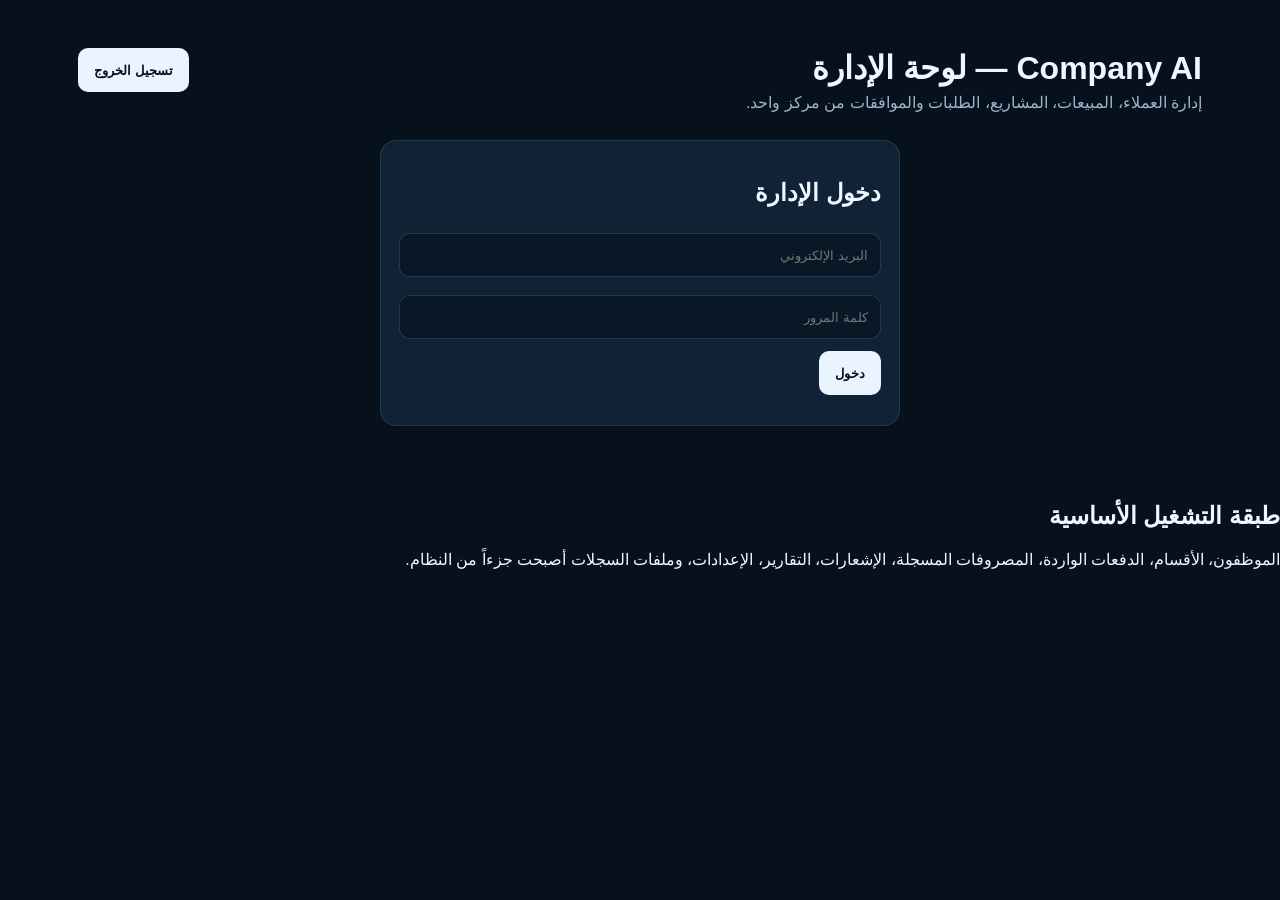
<file: frontend/admin.html>
<!doctype html><html lang="ar" dir="rtl"><head><meta charset="utf-8"><meta name="viewport" content="width=device-width,initial-scale=1"><meta name="theme-color" content="#07111d"><title>Company AI — الإدارة</title><style>body{margin:0;font-family:Arial,sans-serif;background:#07111d;color:#eef6ff}*{box-sizing:border-box}.wrap{max-width:1180px;margin:auto;padding:28px}.grid{display:grid;grid-template-columns:repeat(auto-fit,minmax(180px,1fr));gap:14px}.card{background:#102235;border:1px solid #ffffff18;border-radius:16px;padding:18px}.muted{color:#9fb3c8}.btn{border:0;border-radius:10px;padding:11px 16px;background:#eaf4ff;color:#08121d;font-weight:700;cursor:pointer;min-height:44px}.input,select{width:100%;box-sizing:border-box;padding:12px;border-radius:10px;border:1px solid #ffffff22;background:#091826;color:#fff;margin:6px 0 12px;min-height:44px}.row{display:flex;gap:10px;align-items:center;flex-wrap:wrap}.hidden{display:none}.item{padding:10px 0;border-bottom:1px solid #ffffff12;font-size:14px;overflow-wrap:anywhere}.danger{color:#ffb0b0}.ok{color:#9fe3b1}h1{margin-bottom:6px}pre{white-space:pre-wrap;word-break:break-word;overflow:auto;max-width:100%}@media(max-width:700px){.wrap{padding:14px 12px 28px}.grid{grid-template-columns:1fr}.row{align-items:stretch}.row>.btn,.row>select{flex:1 1 100%;width:100%}.card{padding:15px;border-radius:14px}h1{font-size:24px}.card h2{font-size:19px}.btn{width:100%}#login{margin:14px auto!important}.wrap>.row:first-child{gap:12px}.wrap>.row:first-child .btn{width:auto;flex:0 0 auto}.item{font-size:13px}.muted{font-size:13px}}@media(max-width:380px){.wrap{padding-left:9px;padding-right:9px}.card{padding:13px}h1{font-size:21px}.btn,.input,select{font-size:14px}}@media(prefers-reduced-motion:reduce){*{scroll-behavior:auto!important;transition:none!important}}</style></head><body><div class="wrap"><div class="row"><div><h1>Company AI — لوحة الإدارة</h1><div class="muted">إدارة العملاء، المبيعات، المشاريع، الطلبات والموافقات من مركز واحد.</div></div><span style="margin-right:auto"></span><button class="btn" onclick="logout()">تسجيل الخروج</button></div><section id="login" class="card" style="max-width:520px;margin:28px auto"><h2>دخول الإدارة</h2><input id="email" class="input" type="email" placeholder="البريد الإلكتروني"><input id="password" class="input" type="password" placeholder="كلمة المرور"><button class="btn" onclick="login()">دخول</button><div id="loginStatus" class="muted" style="margin-top:12px"></div></section><main id="app" class="hidden"><div id="summary" class="grid" style="margin:28px 0"></div><div class="grid"><section class="card"><h2>الطلبات والعروض</h2><div class="row"><select id="kind"><option>leads</option><option>proposals</option><option>orders</option><option>invoices</option><option>projects</option><option>tasks</option><option>customers</option><option>products</option><option>contracts</option></select><button class="btn" onclick="loadKind()">عرض</button></div><div id="list"></div></section><section class="card"><h2>الموافقات</h2><button class="btn" onclick="loadApprovals()">تحديث</button><div id="approvals"></div></section><section class="card"><h2>السجل والتقارير</h2><div class="row"><button class="btn" onclick="loadAudit()">Audit</button><button class="btn" onclick="loadDecisions()">AI Decisions</button></div><pre id="logs" class="muted"></pre></section></div></main></div><script>const API=location.protocol==='file:'?'http://localhost:8000':'';const tokenKey='company_ai_admin_token';const auth=()=>({Authorization:'Bearer '+sessionStorage.getItem(tokenKey),'Content-Type':'application/json'});async function api(path,opt={}){const r=await fetch(API+path,{...opt,headers:{...(opt.headers||{}),...auth()}});const d=await r.json().catch(()=>({detail:'Invalid response'}));if(!r.ok)throw Error(d.detail||'Request failed');return d}async function login(){const s=document.getElementById('loginStatus');try{const r=await fetch(API+'/api/auth/login',{method:'POST',headers:{'Content-Type':'application/json'},body:JSON.stringify({email:document.getElementById('email').value,password:document.getElementById('password').value})});const d=await r.json();if(!r.ok)throw Error(d.detail||'فشل الدخول');sessionStorage.setItem(tokenKey,d.access_token);showApp();await refresh()}catch(e){s.textContent=e.message;s.className='danger'}}function logout(){sessionStorage.removeItem(tokenKey);location.reload()}function showApp(){document.getElementById('login').classList.add('hidden');document.getElementById('app').classList.remove('hidden')}async function refresh(){try{const d=await api('/api/summary');document.getElementById('summary').innerHTML=Object.entries(d).map(([k,v])=>`<div class="card"><div class="muted">${k}</div><h2>${v}</h2></div>`).join('');await loadKind();await loadApprovals()}catch(e){if(/credentials|token|auth|401/i.test(e.message))logout()}}async function loadKind(){try{const k=document.getElementById('kind').value,d=await api('/api/'+k);document.getElementById('list').innerHTML=d.length?d.map(x=>`<div class="item"><b>#${x.id}</b> ${escapeHtml(x.name||x.title||x.project_name||x.email||'—')}<br><span class="muted">${escapeHtml(JSON.stringify(x).slice(0,420))}</span></div>`).join(''):'<div class="muted">لا توجد سجلات.</div>'}catch(e){document.getElementById('list').textContent=e.message}}async function loadApprovals(){try{const d=await api('/api/approvals');document.getElementById('approvals').innerHTML=d.length?d.map(x=>`<div class="item"><b>#${x.id}</b> ${escapeHtml(x.action)} — ${escapeHtml(x.status)}<br><span class="muted">${escapeHtml(x.reason||'')}</span></div>`).join(''):'<div class="muted">لا توجد موافقات.</div>'}catch(e){document.getElementById('approvals').textContent=e.message}}async function loadAudit(){try{const d=await api('/api/audit');document.getElementById('logs').textContent=JSON.stringify(d,null,2)}catch(e){document.getElementById('logs').textContent=e.message}}async function loadDecisions(){try{const d=await api('/api/ai-decisions');document.getElementById('logs').textContent=JSON.stringify(d,null,2)}catch(e){document.getElementById('logs').textContent=e.message}}function escapeHtml(s){return String(s).replace(/[&<>"']/g,m=>({'&':'&amp;','<':'&lt;','>':'&gt;','"':'&quot;',"'":'&#039;'}[m]))}if(sessionStorage.getItem(tokenKey))showApp();if(sessionStorage.getItem(tokenKey))refresh();</script><section><h2>طبقة التشغيل الأساسية</h2><p>الموظفون، الأقسام، الدفعات الواردة، المصروفات المسجلة، الإشعارات، التقارير، الإعدادات، وملفات السجلات أصبحت جزءاً من النظام.</p></section></body></html>
</file>
<file: frontend-v2/styles/base.css>
:root{font-family:Inter,system-ui,-apple-system,"Segoe UI",sans-serif;color:#122640;background:#fff;--blue:#258fd0;--cyan:#62d6f2;--ink:#122640;--muted:#64778c;--line:#dce9f1;--soft:#f5fbff;--shadow:0 24px 70px rgba(31,87,122,.1)}*{box-sizing:border-box}html{scroll-behavior:smooth}body{margin:0;background:linear-gradient(180deg,#fff,#f6fcff 55%,#fff);color:var(--ink);line-height:1.65}button,input,select{font:inherit}button{cursor:pointer}.shell{width:min(1240px,92vw);margin:auto}.header{position:sticky;top:0;z-index:50;background:rgba(255,255,255,.94);backdrop-filter:blur(18px);border-bottom:1px solid var(--line)}.header-inner{min-height:74px;display:flex;align-items:center;gap:20px}.brand{border:0;background:transparent;display:flex;align-items:center;gap:9px;font-weight:900;color:var(--ink);padding:0}.brand-mark{width:39px;height:39px;border-radius:12px;display:grid;place-items:center;background:linear-gradient(145deg,var(--cyan),#3388df);color:#fff;box-shadow:0 8px 24px rgba(50,136,223,.22)}.brand-name{font-size:18px}.brand-name span{color:#258dce}.nav{display:flex;gap:2px;flex:1;overflow:auto;scrollbar-width:none}.nav::-webkit-scrollbar{display:none}.nav button{border:0;background:transparent;color:#4d6278;padding:9px 10px;border-radius:10px;white-space:nowrap}.nav button:hover{background:#eef8fd;color:#147ebc}.language{border:1px solid var(--line);background:#fff;border-radius:11px;padding:9px 10px;color:#29415c}.hero{padding:54px 0 42px}.hero-grid{display:grid;grid-template-columns:1.03fr .97fr;gap:42px;align-items:stretch}.hero-copy{display:flex;flex-direction:column;justify-content:center}.eyebrow{font-size:12px;font-weight:900;letter-spacing:.16em;color:#2b9dce;text-transform:uppercase}.hero h1{font-size:clamp(42px,6vw,78px);line-height:1.02;letter-spacing:-.055em;margin:12px 0 20px}.hero-sub{font-size:18px;color:var(--muted);max-width:680px}.actions{display:flex;flex-wrap:wrap;gap:10px;margin-top:24px}.btn{border:1px solid transparent;border-radius:13px;padding:12px 16px;font-weight:800}.btn.primary{background:linear-gradient(135deg,#2689d2,#4cc9e9);color:#fff;box-shadow:0 12px 28px rgba(39,143,208,.2)}.btn.secondary{background:#fff;border-color:#cfe2ee;color:#1b567e}.search{display:flex;gap:8px;margin-top:22px;border:1px solid #d9e8f1;background:#fff;padding:7px;border-radius:15px;box-shadow:0 10px 30px rgba(35,87,118,.06)}.search input{border:0;outline:0;flex:1;min-width:0;padding:10px 12px;background:transparent;color:var(--ink)}.search button{border:0;background:#eef8fd;color:#167fb9;border-radius:11px;padding:9px 13px;font-weight:800}.hero-visual{position:relative;min-height:560px;border-radius:30px;overflow:hidden;background:#0b1726;box-shadow:var(--shadow)}.hero-visual img{width:100%;height:100%;min-height:560px;display:block;object-fit:cover;object-position:center}.hero-visual.image-fallback{background:radial-gradient(circle at 50% 34%,#bfeeff 0 10%,transparent 10.5%),radial-gradient(ellipse at 50% 58%,#d8f5ff 0 24%,transparent 24.5%),linear-gradient(145deg,#edfaff,#b8e8f7 52%,#eaf8ff)}.hero-visual.image-fallback:before{content:"Layan • Company AI";position:absolute;inset:auto 0 118px;text-align:center;font-size:28px;font-weight:900;color:#1a668c;letter-spacing:-.02em;z-index:1}.hero-overlay{position:absolute;inset:0;background:linear-gradient(180deg,rgba(3,12,22,.02),rgba(3,12,22,.05) 48%,rgba(3,12,22,.58));pointer-events:none}.hero-caption{position:absolute;right:18px;left:18px;bottom:18px;color:#fff;background:rgba(5,18,31,.72);backdrop-filter:blur(14px);border:1px solid rgba(255,255,255,.18);padding:14px 16px;border-radius:17px;font-weight:800}.hero-caption small{display:block;font-weight:500;opacity:.82;margin-top:2px}.dot{display:inline-block;width:9px;height:9px;border-radius:50%;background:#2bd27e;box-shadow:0 0 0 4px rgba(43,210,126,.13)}.service-section{padding:40px 0 95px}.section-head h2{font-size:clamp(30px,4vw,48px);line-height:1.05;margin:8px 0}.section-head p{color:var(--muted);max-width:700px}.service-grid{display:grid;grid-template-columns:repeat(3,1fr);gap:16px;margin-top:25px}.service-card{border:1px solid var(--line);background:#fff;border-radius:21px;padding:22px;box-shadow:0 12px 35px rgba(31,87,122,.055);transition:.18s}.service-card:hover{transform:translateY(-3px);box-shadow:0 20px 45px rgba(31,87,122,.1);border-color:#c3e2f1}.service-mark{width:46px;height:46px;border:1.5px solid #66c8ea;border-radius:15px;display:grid;place-items:center;color:#198bc2;background:#f5fcff;margin-bottom:19px}.service-mark svg{width:24px;height:24px}.service-card h3{margin:0 0 8px;font-size:19px}.service-card p{margin:0;color:var(--muted);min-height:54px}.card-foot{display:flex;justify-content:space-between;margin-top:17px}.link-btn{border:0;background:transparent;color:#1585bd;font-weight:900;padding:4px 0}.chat-note{margin-bottom:85px;border:1px solid #d7edf7;background:linear-gradient(120deg,#f8fdff,#f2f8ff);border-radius:20px;padding:23px 25px;display:flex;justify-content:space-between;align-items:center;gap:18px}.chat-note p{margin:4px 0 0;color:var(--muted)}.drawer,.chat-modal{position:fixed;inset:0;z-index:80;display:none;background:rgba(7,22,37,.34);backdrop-filter:blur(7px);padding:18px}.drawer.open,.chat-modal.open{display:flex}.drawer{align-items:center;justify-content:center}.drawer-panel{width:min(940px,100%);max-height:92dvh;overflow:auto;background:#fff;border-radius:26px;box-shadow:0 35px 100px rgba(5,25,45,.22);border:1px solid var(--line)}.drawer-head{padding:23px 25px;border-bottom:1px solid var(--line);display:flex;justify-content:space-between;gap:15px;align-items:start}.drawer-head h2{margin:0;font-size:30px}.drawer-head p{margin:5px 0 0;color:var(--muted)}.close{border:1px solid var(--line);background:#f7fbfd;color:#34506a;border-radius:10px;width:40px;height:40px;font-size:22px}.drawer-body{padding:23px 25px}.option-grid{display:grid;grid-template-columns:repeat(2,1fr);gap:12px}.option{border:1px solid var(--line);background:#fbfdff;text-align:start;border-radius:17px;padding:17px;transition:.18s}.option:hover{border-color:#9fd7ed;background:#f6fcff;transform:translateY(-2px)}.option h3{margin:0 0 5px;font-size:16px}.option p{margin:0 0 12px;color:var(--muted);font-size:14px}.option b{color:#1687bc}.crumb{display:flex;gap:12px;align-items:center;flex-wrap:wrap;margin-bottom:20px;color:#6d8196}.crumb button{border:0;background:transparent;color:#1687bc;font-weight:800}.detail{border:1px solid var(--line);border-radius:20px;padding:25px;background:#fbfdff}.detail h2{font-size:32px;margin:4px 0 8px}.detail p{color:var(--muted);max-width:720px}.chat-modal{align-items:flex-end;justify-content:flex-end}.chat-panel{width:min(520px,100%);height:min(720px,94dvh);background:#fff;border:1px solid var(--line);border-radius:24px;box-shadow:0 35px 100px rgba(4,25,45,.25);display:flex;flex-direction:column;overflow:hidden}.chat-head{padding:17px 19px;border-bottom:1px solid var(--line);display:flex;align-items:center;justify-content:space-between}.layan-id{display:flex;align-items:center;gap:10px}.layan-id small{display:block;color:#6d8196;font-size:12px}.chat-messages{flex:1;overflow:auto;padding:18px;background:linear-gradient(180deg,#f8fcff,#fff)}.msg{max-width:86%;padding:11px 13px;border-radius:15px;margin:8px 0;white-space:pre-wrap}.msg.ai{background:#eef8fd;color:#21415b}.msg.user{background:#268bd2;color:#fff;margin-inline-start:auto}.chat-form{display:flex;gap:8px;padding:12px;border-top:1px solid var(--line)}.chat-form input{flex:1;min-width:0;border:1px solid #d8e6ef;border-radius:12px;padding:11px 12px;outline:0}.chat-form button{border:0;border-radius:12px;background:#2389d0;color:#fff;padding:11px 15px;font-weight:900}.toast{position:fixed;left:50%;bottom:20px;transform:translateX(-50%);z-index:200;background:#10263b;color:#fff;padding:11px 15px;border-radius:12px;display:none}.toast.show{display:block}@media(max-width:980px){.nav button:nth-child(n+5){display:none}.hero-grid{grid-template-columns:1fr}.hero-visual,.hero-visual img{min-height:500px}.service-grid{grid-template-columns:1fr 1fr}}@media(max-width:680px){.shell{width:94vw}.header-inner{flex-wrap:wrap;padding:8px 0}.nav{order:3;flex-basis:100%;justify-content:flex-start}.language{margin-inline-start:auto}.hero{padding-top:28px}.hero h1{font-size:42px}.hero-sub{font-size:16px}.hero-visual,.hero-visual img{min-height:430px}.service-grid{grid-template-columns:1fr}.chat-note{display:block}.chat-note .btn{margin-top:12px}.option-grid{grid-template-columns:1fr}.drawer,.chat-modal{padding:8px}.drawer-panel{border-radius:20px}.chat-panel{height:94dvh;border-radius:20px}}@media(prefers-reduced-motion:reduce){*{scroll-behavior:auto!important;transition:none!important}}.layanVoiceStage{position:fixed;inset:0;z-index:150;display:none;align-items:center;justify-content:center;padding:14px;background:rgba(4,16,29,.62);backdrop-filter:blur(12px)}.layanVoiceStage.open{display:flex}.layanVoicePanel{width:min(760px,100%);max-height:96dvh;overflow:auto;background:#fff;border:1px solid var(--line);border-radius:28px;box-shadow:0 40px 120px rgba(0,0,0,.3);padding:16px}.layanVoiceTop{display:flex;align-items:center;justify-content:space-between;padding:4px 4px 12px}.layanVoiceTop strong{display:block;font-size:19px}.layanVoiceTop small{display:block;color:var(--muted);font-size:12px}.layanVoiceVisual{position:relative;min-height:min(64dvh,570px);border-radius:22px;overflow:hidden;background:#071322}.layanVoiceVisual .layanOfficeDedicated{position:absolute;inset:0;width:100%;height:100%;object-fit:cover;object-position:center;display:block}.layanVoiceGlow{position:absolute;inset:0;background:linear-gradient(180deg,rgba(2,14,25,.02),rgba(2,14,25,.08) 45%,rgba(2,14,25,.7));pointer-events:none}.layanVoiceOfficeBadge{position:absolute;right:16px;top:16px;padding:9px 12px;border-radius:12px;background:rgba(5,18,31,.72);color:#fff;font-weight:800;backdrop-filter:blur(12px)}.layanVoiceState{font-size:20px;font-weight:900;margin:15px 4px 2px}.layanVoiceSub{color:var(--muted);margin:0 4px}.layanVoiceText{min-height:32px;margin:12px 4px;color:#31516b}.layanStart{width:100%;margin-top:8px}@media(max-width:680px){.layanVoiceStage{padding:7px}.layanVoicePanel{padding:9px;border-radius:21px}.layanVoiceVisual{min-height:54dvh;border-radius:17px}.layanVoiceState{font-size:18px}}
.academy-loading{padding:50px;text-align:center;color:var(--muted)}.academy-panel{max-width:1100px}.academy-intro{display:flex;gap:16px;align-items:center;padding:16px 18px;margin-bottom:20px;border:1px solid #d5edf7;border-radius:17px;background:#f5fcff}.academy-intro strong{color:#1587bd;white-space:nowrap}.academy-intro span{color:var(--muted)}.academy-track{border:1px solid var(--line);border-radius:20px;padding:20px;margin-bottom:15px;background:#fff}.academy-track-head{display:flex;gap:14px;align-items:flex-start}.academy-level{display:inline-flex;padding:6px 9px;border-radius:9px;background:#eef8fd;color:#1587bd;font-size:11px;font-weight:900;text-transform:uppercase;letter-spacing:.08em}.academy-track h3{margin:0 0 4px;font-size:22px}.academy-track-head p{margin:0;color:var(--muted)}.academy-courses{display:grid;grid-template-columns:repeat(2,1fr);gap:11px;margin-top:16px}.academy-course{border:1px solid var(--line);border-radius:15px;padding:15px;background:#fbfdff}.academy-course h4{margin:0 0 3px;font-size:17px}.academy-meta{font-size:12px;color:#1687bc;font-weight:800}.academy-course p{font-size:13px;color:var(--muted);margin:8px 0}.academy-quality{border:1px solid #cfe7f2;border-radius:20px;padding:20px;background:linear-gradient(120deg,#f7fdff,#f3f8ff)}.academy-quality h3{margin:0 0 9px}.academy-quality ul{margin:0 0 12px;padding-inline-start:20px;color:var(--muted)}.academy-quality small{display:block;color:#6c8194;line-height:1.6}@media(max-width:680px){.academy-intro{display:block}.academy-intro span{display:block;margin-top:6px}.academy-courses{grid-template-columns:1fr}.academy-track-head{display:block}.academy-level{margin-bottom:9px}}
</file>
<file: launch-v1/styles.css>
:root{--ink:#10253b;--muted:#61758a;--line:#dcebf4;--blue:#168fc5;--blue2:#eaf8ff;--white:#fff;--shadow:0 20px 60px rgba(16,55,80,.10)}
*{box-sizing:border-box}html{scroll-behavior:smooth}body{margin:0;font-family:system-ui,-apple-system,BlinkMacSystemFont,"Segoe UI",sans-serif;color:var(--ink);background:#f7fcff}button,input,select{font:inherit}button{cursor:pointer;border:0}.site-header{position:sticky;top:0;z-index:20;display:flex;align-items:center;gap:22px;padding:14px clamp(16px,4vw,56px);background:rgba(255,255,255,.94);backdrop-filter:blur(16px);border-bottom:1px solid var(--line)}.brand{font-weight:950;letter-spacing:.08em;color:var(--ink);text-decoration:none;white-space:nowrap}.brand span{color:var(--blue)}.main-nav{display:flex;gap:8px;flex:1;overflow:auto}.main-nav button{background:transparent;color:var(--muted);padding:10px 12px;border-radius:12px;white-space:nowrap}.main-nav button:hover{background:var(--blue2);color:var(--blue)}.header-actions{display:flex;gap:8px;align-items:center}.header-actions select{border:1px solid var(--line);border-radius:12px;padding:9px;background:#fff}.chat-link,.primary{background:var(--blue);color:#fff;border-radius:13px;padding:11px 16px;font-weight:800}.hero{display:grid;grid-template-columns:1.05fr .95fr;gap:clamp(28px,6vw,90px);align-items:center;max-width:1120px;margin:auto;padding:clamp(34px,6vw,78px) clamp(18px,4vw,48px) 54px}.hero-copy{max-width:680px}.eyebrow{font-size:12px;letter-spacing:.18em;font-weight:950;color:var(--blue)}h1{font-size:clamp(38px,5vw,62px);line-height:1.02;margin:12px 0 20px;letter-spacing:-.04em}h2{font-size:clamp(28px,4vw,46px);margin:8px 0 12px}p{color:var(--muted);line-height:1.8}.hero-actions{display:flex;gap:10px;flex-wrap:wrap;margin:28px 0}.secondary{background:#fff;border:1px solid var(--line);color:var(--ink);border-radius:13px;padding:11px 16px;font-weight:800}.search{display:flex;align-items:center;gap:10px;background:#fff;border:1px solid var(--line);box-shadow:var(--shadow);padding:4px 14px;border-radius:16px;max-width:590px}.search input{border:0;outline:0;flex:1;padding:14px;background:transparent}.hero-visual{min-width:0}.office-frame{position:relative;aspect-ratio:4/4.6;max-height:610px;border-radius:32px;overflow:hidden;background:linear-gradient(145deg,#dff5ff,#fff);box-shadow:var(--shadow);border:1px solid var(--line)}.office-frame img{width:100%;height:100%;object-fit:contain;object-position:center;display:block}.layan-call{position:absolute;left:18px;bottom:18px;background:#168fc5;color:#fff;border-radius:999px;padding:12px 16px;font-weight:900;box-shadow:0 10px 30px rgba(16,55,80,.22)}.live-badge{position:absolute;top:18px;right:18px;background:rgba(10,30,45,.78);color:#fff;border-radius:999px;padding:8px 12px;font-size:11px;font-weight:900;letter-spacing:.12em}.live-badge i,.live-dot{display:inline-block;width:8px;height:8px;border-radius:50%;background:#36c68a;margin-left:6px}.visual-note{font-size:13px;color:var(--muted);padding:12px 4px}.services-section{max-width:1280px;margin:auto;padding:40px clamp(18px,4vw,56px) 100px}.section-heading{display:flex;justify-content:space-between;gap:30px;align-items:end;margin-bottom:26px}.section-heading p{max-width:480px}.service-grid{display:grid;grid-template-columns:repeat(3,1fr);gap:16px}.service-card{background:#fff;border:1px solid var(--line);border-radius:22px;padding:24px;box-shadow:0 12px 34px rgba(20,70,100,.06);transition:.18s transform,.18s box-shadow}.service-card:hover{transform:translateY(-3px);box-shadow:var(--shadow)}.service-icon{width:48px;height:48px;border-radius:15px;background:var(--blue2);display:grid;place-items:center;font-size:23px;margin-bottom:20px}.service-card h3{margin:0 0 8px;font-size:22px}.service-card p{margin:0 0 20px;font-size:14px}.service-card button{background:transparent;color:var(--blue);font-weight:900;padding:0}.drawer,.modal{position:fixed;inset:0;z-index:50;display:none}.drawer[aria-hidden="false"]{display:block}.drawer-backdrop,.modal-backdrop{position:absolute;inset:0;background:rgba(5,25,40,.45)}.drawer-panel{position:absolute;top:0;bottom:0;right:0;width:min(560px,92vw);background:#fff;padding:28px;overflow:auto;box-shadow:-20px 0 70px rgba(0,0,0,.18)}.close{position:absolute;top:14px;left:16px;background:#eef7fb;border-radius:50%;width:38px;height:38px;font-size:25px}.detail-box{display:grid;gap:6px;background:#eef9ff;border:1px solid #dcebf4;border-radius:16px;padding:16px;margin:22px 0}.detail-box span{color:#61758a;line-height:1.7}.detail-actions{display:grid;gap:10px}.detail-list{display:grid;gap:10px;margin-top:24px}.detail-item{border:1px solid var(--line);border-radius:16px;padding:16px;text-align:right;background:#fff}.detail-item strong{display:block;margin-bottom:5px}.modal{display:none;place-items:center}.modal[aria-hidden="false"]{display:grid}.chat-panel{position:relative;width:min(620px,94vw);height:min(720px,90vh);background:#fff;border-radius:28px;z-index:1;box-shadow:0 30px 100px rgba(0,0,0,.25);display:flex;flex-direction:column;padding:24px}.chat-head{display:flex;align-items:center;gap:12px;border-bottom:1px solid var(--line);padding-bottom:12px}.chat-visual{width:58px;height:58px;flex:0 0 58px;border-radius:16px;overflow:hidden;background:#eaf8ff;border:1px solid var(--line)}.chat-visual img{width:100%;height:100%;object-fit:contain;object-position:center;display:block}.chat-head h2{margin:0;font-size:25px}.chat-head p{margin:0;font-size:12px}.chat-messages{flex:1;overflow:auto;padding:18px 0;display:grid;align-content:start;gap:10px}.bubble{max-width:82%;padding:12px 14px;border-radius:16px;line-height:1.65}.bubble.assistant{background:#eef9ff;justify-self:start}.bubble.user{background:var(--blue);color:#fff;justify-self:end}.chat-form{display:flex;gap:8px}.chat-form input{flex:1;border:1px solid var(--line);border-radius:14px;padding:13px;outline:0}.chat-form button{background:var(--blue);color:#fff;border-radius:14px;padding:0 18px;font-weight:900}.voice-actions{display:grid;grid-template-columns:1fr 1fr;gap:8px;margin-top:10px}.text-only-button{background:#eef7fb;color:#10253b;border-radius:14px;padding:12px;font-weight:900}.voice-button{margin-top:0;background:#10253b;color:#fff;border-radius:14px;padding:12px;font-weight:900}@media(max-width:900px){.site-header{flex-wrap:wrap;padding-top:10px;padding-bottom:10px}.main-nav{order:3;flex-basis:100%}.hero{grid-template-columns:1fr;padding-top:42px}.hero-visual{max-width:520px;width:100%;margin:auto}.service-grid{grid-template-columns:repeat(2,1fr)}.section-heading{display:block}}@media(max-width:600px){.layan-call{left:12px;right:12px;width:calc(100% - 24px)}.voice-actions{grid-template-columns:1fr}.header-actions{margin-right:auto}.chat-link{display:block;padding:9px 11px;font-size:12px}.hero h1{font-size:40px}.service-grid{grid-template-columns:1fr}.services-section{padding-bottom:60px}.drawer-panel{width:100%}.modal{align-items:stretch}.chat-panel{width:100vw;height:100dvh;max-height:none;border-radius:0;padding:14px 12px;padding-top:max(14px,env(safe-area-inset-top));padding-bottom:max(12px,env(safe-area-inset-bottom))}.chat-head{min-height:58px}.chat-messages{padding:12px 0}.chat-form input{min-width:0}.voice-button,.text-only-button{min-height:48px}}
.layan-fallback{position:absolute;inset:0;display:flex;flex-direction:column;align-items:center;justify-content:center;gap:10px;background:radial-gradient(circle at 50% 35%,#fff 0,#eaf8ff 45%,#d8f1fb 100%);color:#10253b;text-align:center}.layan-fallback[hidden]{display:none}.fallback-person{position:relative;width:58%;height:70%;display:flex;flex-direction:column;align-items:center;justify-content:end}.fallback-face{position:absolute;top:7%;width:42%;aspect-ratio:1;border-radius:50%;background:#d99b78;box-shadow:inset 0 -8px 0 rgba(0,0,0,.05)}.fallback-hair{position:absolute;top:3%;width:48%;height:25%;border-radius:55% 55% 35% 35%;background:#352820;z-index:2}.fallback-face i{position:absolute;top:42%;width:9px;height:9px;border-radius:50%;background:#243746}.fallback-face i:first-child{left:27%}.fallback-face i:nth-child(2){right:27%}.fallback-face b{position:absolute;left:38%;right:38%;bottom:28%;height:7px;border-bottom:3px solid #9d5e4c;border-radius:50%}.fallback-body{width:82%;height:58%;border-radius:45% 45% 12% 12%;background:linear-gradient(135deg,#183a55,#287da6);box-shadow:0 20px 40px rgba(16,55,80,.18)}.layan-fallback strong{font-size:18px}.layan-fallback span{font-size:13px;color:#61758a}@media(max-width:600px){.office-frame{min-height:0;aspect-ratio:4/4.6;max-height:520px}}
/* Root layout restore: main page and chat are independent */
.modal{overflow:hidden}
/* Layan voice root fix v4 — active launch-v1 UI */
.voice-active{display:grid!important}
.voice-active .chat-panel{width:min(560px,94vw);height:min(88dvh,760px);max-height:88dvh;border-radius:24px;padding:14px;overflow:hidden}
.voice-active .chat-head{display:grid;grid-template-columns:150px 1fr;align-items:center;gap:14px;min-height:150px;padding-bottom:10px}
.voice-active .chat-visual{width:150px;height:150px;border-radius:20px;justify-self:center;box-shadow:0 12px 30px rgba(16,55,80,.12)}
.voice-active .chat-visual img{object-fit:cover}
.voice-active .chat-head h2{font-size:28px}
.voice-active .chat-messages{min-height:0;padding:8px 0;overflow:auto}
.voice-active .chat-form{display:none}
.voice-active .voice-actions{grid-template-columns:1fr;margin-top:8px}
.voice-active .text-only-button{display:none}
@media(max-width:600px){
  .voice-active{align-items:center!important;justify-items:center!important;padding:8px!important}
  .voice-active .chat-panel{width:96vw;height:88dvh;max-height:88dvh;border-radius:22px;padding:10px}
  .voice-active .chat-head{grid-template-columns:1fr;gap:4px;text-align:center;min-height:0;padding-bottom:6px}
  .voice-active .chat-visual{width:min(42vw,170px);height:min(30dvh,190px);min-height:130px;border-radius:18px}
  .voice-active .chat-head p{margin:0}
  .voice-active .chat-messages{font-size:13px;max-height:none}
  .voice-active .voice-button{min-height:52px}
  .voice-active input{font-size:16px}
}

/* Layan image root fix v6 — render the real image elements */
.office-frame{background-color:#eaf8ff}
.chat-visual{background-color:#eaf8ff}

/* Safe voice-live visual layer: UI only; audio engine remains unchanged */
.voice-active .chat-visual{position:relative}
.voice-active .chat-visual::after{content:"LIVE";position:absolute;right:8px;bottom:8px;background:#10253b;color:#fff;border-radius:999px;padding:4px 7px;font-size:9px;font-weight:900;letter-spacing:.08em;box-shadow:0 4px 12px rgba(0,0,0,.18);animation:voiceLivePulse 1.4s ease-in-out infinite}
@keyframes voiceLivePulse{0%,100%{opacity:.72;transform:scale(1)}50%{opacity:1;transform:scale(1.05)}}
</file>
